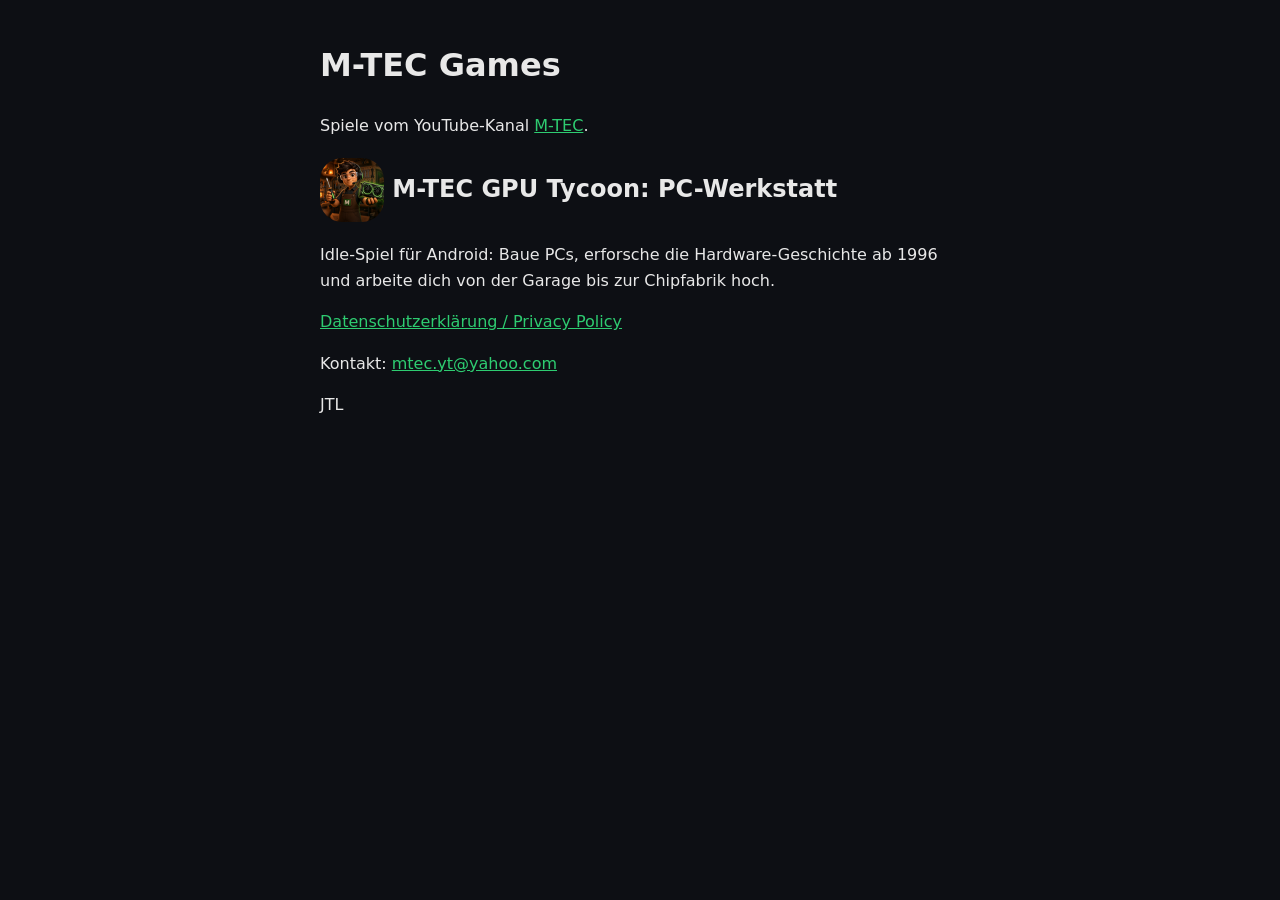
<file: index.html>
<!doctype html><html lang="de"><head><meta charset="utf-8"><meta name="viewport" content="width=device-width,initial-scale=1">
<title>M-TEC Games</title><style>body{font-family:system-ui,sans-serif;background:#0d0f14;color:#e8e8e8;max-width:640px;margin:40px auto;padding:0 20px;line-height:1.6}a{color:#2ecc71}img{border-radius:22px}</style></head>
<body><h1>M-TEC Games</h1><p>Spiele vom YouTube-Kanal <a href="https://www.youtube.com/@m4-tec">M-TEC</a>.</p>
<h2><img src="gpu-tycoon/icon.png" width="64" height="64" alt="" style="vertical-align:middle"> M-TEC GPU Tycoon: PC-Werkstatt</h2>
<p>Idle-Spiel für Android: Baue PCs, erforsche die Hardware-Geschichte ab 1996 und arbeite dich von der Garage bis zur Chipfabrik hoch.</p>
<p><a href="gpu-tycoon/privacy/">Datenschutzerklärung / Privacy Policy</a></p>
<p>Kontakt: <a href="mailto:mtec.yt@yahoo.com">mtec.yt@yahoo.com</a></p><p>JTL</p></body></html>
</file>
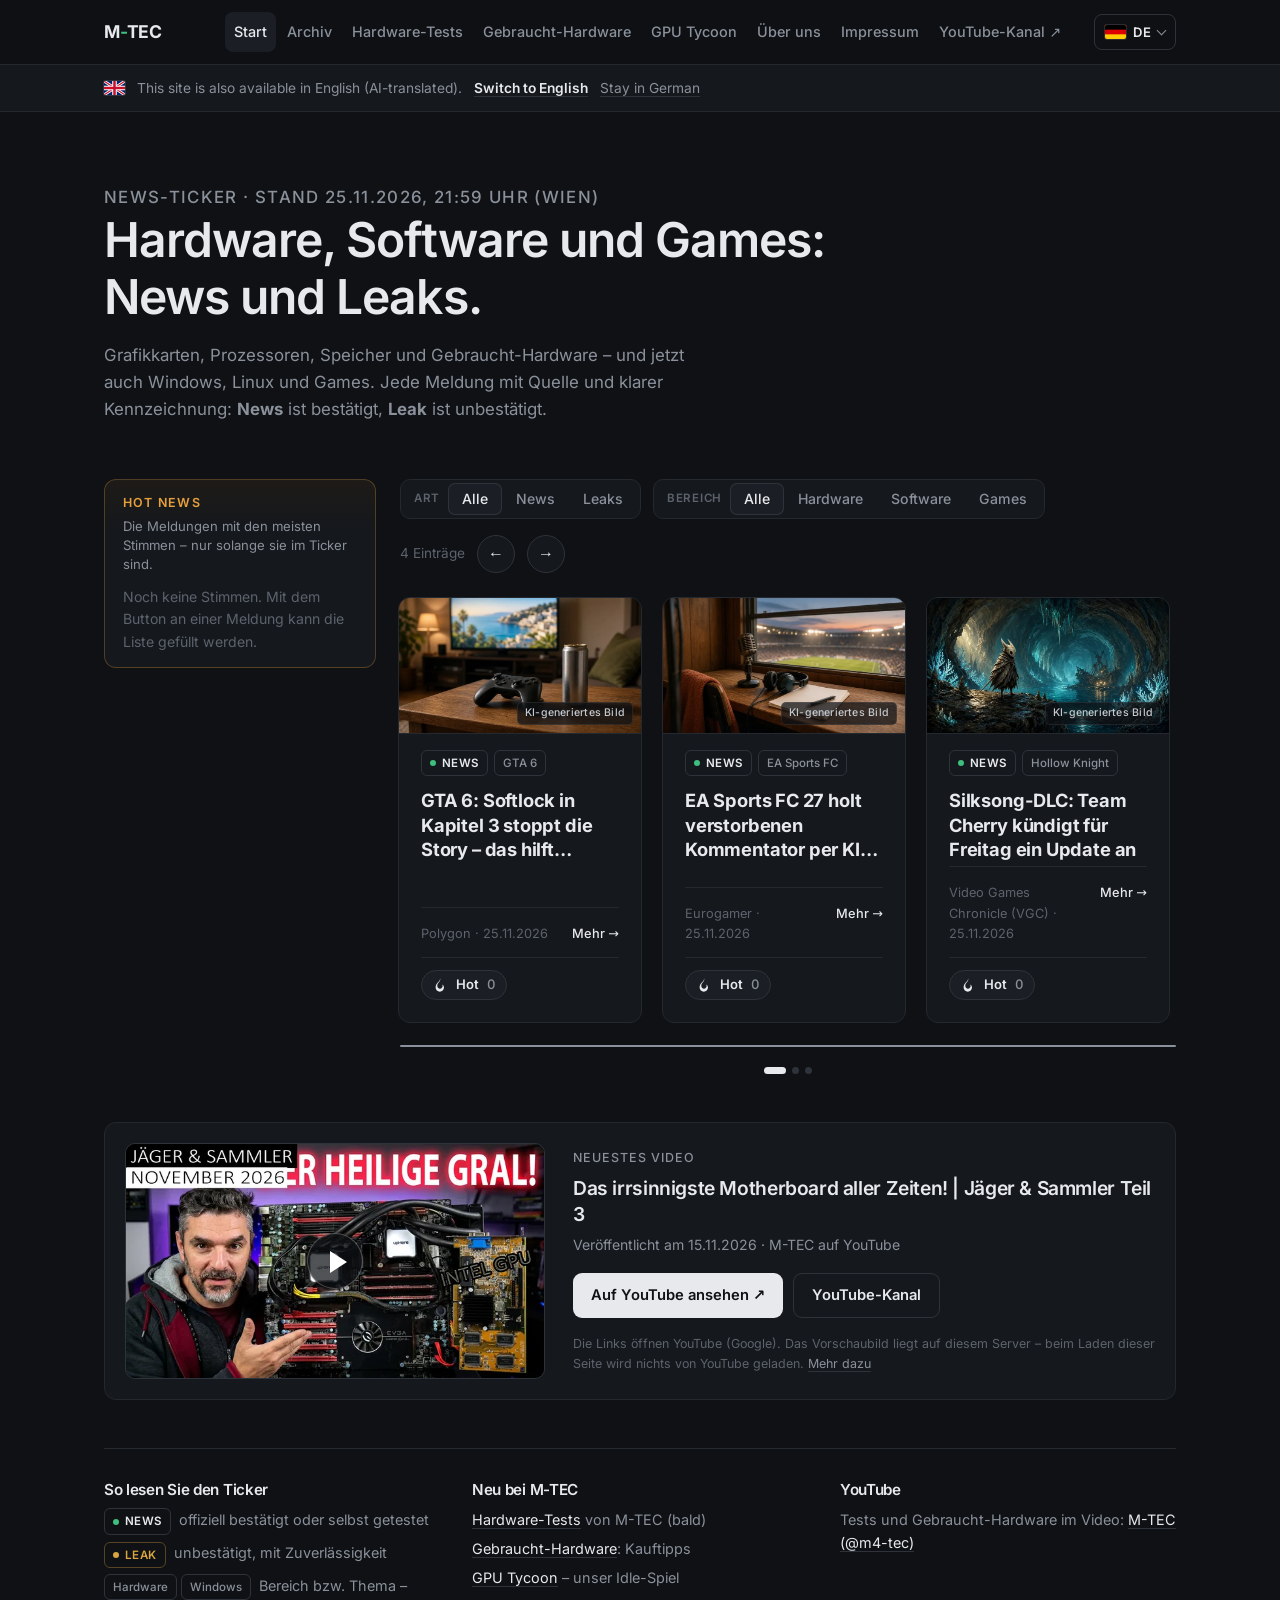
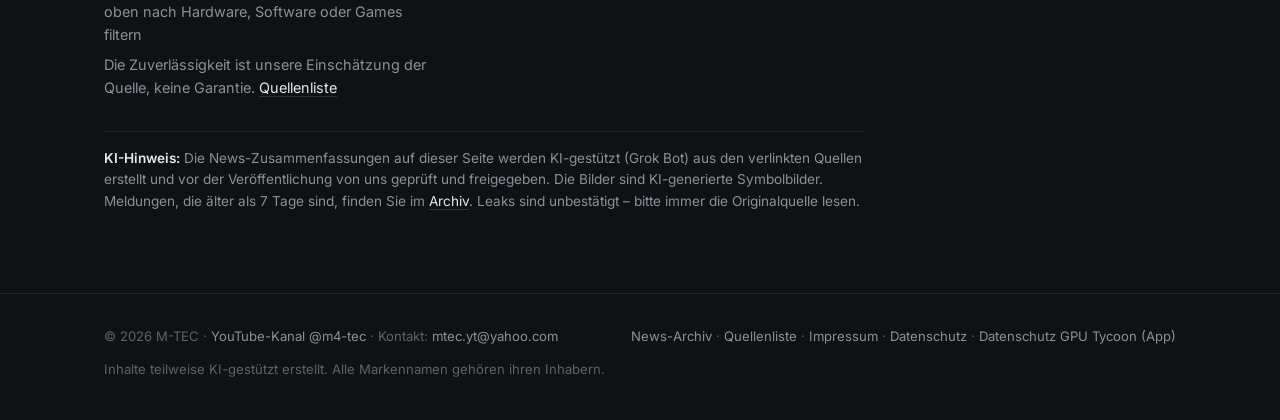
<file: hardware/index.html>
<!doctype html>
<html lang="de">
<head>
<meta charset="utf-8">
<meta name="viewport" content="width=device-width,initial-scale=1">
<title data-i18n="t9a94773467">News &amp; Leaks zu Hardware, Software und Games – M-TEC</title>
<meta name="description" content="M-TEC: News und Leaks zu Hardware, Software und Games, dazu Hardware-Tests und Gebraucht-Hardware – vom Team M-TEC." data-i18n-attr="content:tddb9b400e4">
<link rel="icon" href="assets/img/gpu-tycoon-icon.png">
<link rel="stylesheet" href="assets/style.css?v=17d3315d1ff3">
<link rel="stylesheet" href="assets/hot.css?v=17d3315d1ff3">
<script src="assets/i18n.js?v=17d3315d1ff3"></script>
</head>
<body>
<header class="site-header"><div class="wrap">
<a class="brand" href="index.html"><b translate="no">M<i>-</i>TEC</b><small data-i18n="t7fa2831de9">Hardware, Software und Games</small></a>
<div class="lang-switch" id="lang-switch"></div>
<button class="nav-toggle" aria-label="Menü" aria-expanded="false" data-i18n-attr="aria-label:t0ebbd1b8c8">≡</button>
<nav class="nav"><a href="index.html" class="active" aria-current="page" data-i18n="t952f375412">Start</a><a href="archiv.html" data-i18n="td9431e38c8">Archiv</a><a href="hardware-tests.html" data-i18n="ted1715b227">Hardware-Tests</a><a href="gebraucht.html" data-i18n="tca1c900748">Gebraucht-Hardware</a><a href="gpu-tycoon.html" data-i18n="tb5d5c1a091">GPU Tycoon</a><a href="ueber-uns.html" data-i18n="t3c8c7b740f">Über uns</a><a href="impressum.html" data-i18n="t5c3175413b">Impressum</a><a href="https://www.youtube.com/@m4-tec" target="_blank" rel="noopener" class="nav-ext" data-i18n="tac9f0132bf">YouTube-Kanal ↗</a></nav>
</div></header>
<main>

<section class="hero"><div class="wrap">
<p class="eyebrow" data-i18n="t7fde5affce">News-Ticker · Stand <span id="news-updated">–</span></p>
<h1 data-i18n="t88607320c9">Hardware, Software und Games: News und Leaks.</h1>
<p data-i18n="t1a45617d60">Grafikkarten, Prozessoren, Speicher und Gebraucht-Hardware – und jetzt auch Windows, Linux und Games. Jede Meldung mit Quelle und klarer Kennzeichnung: <b>News</b> ist bestätigt, <b>Leak</b> ist unbestätigt.</p>
</div></section>
<section class="section" aria-label="News-Ticker" data-i18n-attr="aria-label:t1eef4440e5"><div class="wrap">
<p class="preview-note" id="preview-banner" hidden></p>
<div class="ticker-shell">
<div id="hot-news" class="hot-news" hidden></div>
<div class="ticker-main">
<div class="section-head">
<div class="filter-groups">
<div class="filters" role="group" aria-label="Art der Meldung" data-i18n-attr="aria-label:t6269fb257f"><span class="filter-label" aria-hidden="true" data-i18n="t308e17d220">Art</span>
<button type="button" class="chip" data-group="art" data-filter="alle" aria-pressed="true" data-i18n="t4c7a986ffe">Alle</button>
<button type="button" class="chip" data-group="art" data-filter="News" aria-pressed="false" data-i18n="t34c808d0a6">News</button>
<button type="button" class="chip" data-group="art" data-filter="Leak" aria-pressed="false" data-i18n="t4dc08d1e6d">Leaks</button>
</div>
<div class="filters" role="group" aria-label="Bereich" data-i18n-attr="aria-label:t7a3ac9a3d5"><span class="filter-label" aria-hidden="true" data-i18n="t7a3ac9a3d5">Bereich</span>
<button type="button" class="chip" data-group="bereich" data-filter="alle" aria-pressed="true" data-i18n="t4c7a986ffe">Alle</button>
<button type="button" class="chip" data-group="bereich" data-filter="hardware" aria-pressed="false" data-i18n="tb76ab65957">Hardware</button>
<button type="button" class="chip" data-group="bereich" data-filter="software" aria-pressed="false" data-i18n="t9ad052271e">Software</button>
<button type="button" class="chip" data-group="bereich" data-filter="games" aria-pressed="false" data-i18n="t398ed32981">Games</button>
</div>
</div>
<div class="carousel-tools"><span class="count" id="news-count" aria-live="polite"></span>
<button class="arrow" id="car-prev" type="button" aria-label="Vorherige Meldungen" data-i18n-attr="aria-label:t621ac6cf44">&#8592;</button>
<button class="arrow" id="car-next" type="button" aria-label="Nächste Meldungen" data-i18n-attr="aria-label:t1a8d270922">&#8594;</button></div>
</div>
<div class="carousel" id="carousel" role="region" aria-roledescription="Karussell" aria-label="Aktuelle Meldungen" data-i18n-attr="aria-label:tbf174c265d">
<div class="track" id="news-list" tabindex="-1"><p class="empty" data-i18n="t385286f3c2">Lade Ticker …</p></div>
<div class="progress" aria-hidden="true"><span id="car-progress"></span></div>
<div class="dots" id="car-dots" role="group" aria-label="Position wählen" data-i18n-attr="aria-label:te09c2eb6ba"></div>
</div>
</div><!-- ticker-main -->
</div><!-- ticker-shell -->
<section class="latest-video" id="latest-video" aria-labelledby="lv-title" hidden>
<a class="lv-thumb" id="lv-thumb" href="https://www.youtube.com/@m4-tec" target="_blank" rel="noopener"><img id="lv-img" alt="" width="640" height="360" loading="lazy" decoding="async"><span class="lv-play" aria-hidden="true"></span></a>
<div class="lv-body">
<p class="eyebrow" data-i18n="t5599bf7723">Neuestes Video</p>
<h2 id="lv-title"></h2>
<p class="lv-meta" id="lv-meta"></p>
<p class="btn-row"><a class="btn" id="lv-link" href="https://www.youtube.com/@m4-tec" target="_blank" rel="noopener" data-i18n="t869f20e97d">Auf YouTube ansehen ↗</a><a class="btn ghost" href="https://www.youtube.com/@m4-tec" target="_blank" rel="noopener" data-i18n="t96cc39a781">YouTube-Kanal</a></p>
<p class="lv-note" data-i18n="t5ed0c6246b">Die Links öffnen YouTube (Google). Das Vorschaubild liegt auf diesem Server – beim Laden dieser Seite wird nichts von YouTube geladen. <a href="datenschutz.html#youtube">Mehr dazu</a></p>
</div>
</section>
<div class="info-row">
<div><h3 data-i18n="tda879d3d5c">So lesen Sie den Ticker</h3><ul>
<li data-i18n="t007e06af63"><span class="badge news">News</span>&nbsp; offiziell bestätigt oder selbst getestet</li>
<li data-i18n="t3452939e85"><span class="badge leak">Leak</span>&nbsp; unbestätigt, mit Zuverlässigkeit</li>
<li data-i18n="td380a9e4f9"><span class="badge area">Hardware</span> <span class="badge area">Windows</span>&nbsp; Bereich bzw. Thema – oben nach Hardware, Software oder Games filtern</li>
<li data-i18n="t7c5ca39caa">Die Zuverlässigkeit ist unsere Einschätzung der Quelle, keine Garantie. <a href="quellen.html">Quellenliste</a></li></ul></div>
<div><h3 data-i18n="tac42f84884">Neu bei M-TEC</h3><ul>
<li data-i18n="tc2425719fa"><a href="hardware-tests.html">Hardware-Tests</a> von M-TEC (bald)</li>
<li data-i18n="t395beda45c"><a href="gebraucht.html">Gebraucht-Hardware</a>: Kauftipps</li>
<li data-i18n="t6ee851d65c"><a href="gpu-tycoon.html">GPU Tycoon</a> – unser Idle-Spiel</li></ul></div>
<div><h3 data-i18n="t558865a16f">YouTube</h3><p data-i18n="t4db03cddac">Tests und Gebraucht-Hardware im Video: <a href="https://www.youtube.com/@m4-tec" target="_blank" rel="noopener">M-TEC (@m4-tec)</a></p></div>
</div>
<div class="ai-note"><div data-i18n="t703b94f07c"><b>KI-Hinweis:</b> Die News-Zusammenfassungen auf dieser Seite werden KI-gestützt (Grok Bot) aus den verlinkten Quellen erstellt und vor der Veröffentlichung von uns geprüft und freigegeben. Die Bilder sind KI-generierte Symbolbilder. Meldungen, die älter als 7 Tage sind, finden Sie im <a href="archiv.html">Archiv</a>. Leaks sind unbestätigt – bitte immer die Originalquelle lesen.</div></div>
</div></section>
<dialog class="detail" id="news-modal" aria-labelledby="modal-title">
<button class="close" type="button" id="modal-close" aria-label="Schließen" data-i18n-attr="aria-label:t44424b1870">&#215;</button>
<div class="detail-inner" id="modal-body"></div>
</dialog>
</main>
<footer class="site-footer"><div class="wrap">
<div data-i18n="t42ddd58251">© 2026 M-TEC · <a href="https://www.youtube.com/@m4-tec" target="_blank" rel="noopener">YouTube-Kanal @m4-tec</a> · Kontakt: <a href="mailto:mtec.yt@yahoo.com">mtec.yt@yahoo.com</a></div>
<div><a href="archiv.html" data-i18n="t83c33d3e51">News-Archiv</a> · <a href="quellen.html" data-i18n="t606e08cdd5">Quellenliste</a> · <a href="impressum.html" data-i18n="t5c3175413b">Impressum</a> · <a href="datenschutz.html" data-i18n="t606838b247">Datenschutz</a> · <a href="https://mtecyt.github.io/gpu-tycoon/privacy/" data-i18n="tdf00029c14">Datenschutz GPU Tycoon (App)</a></div>
<div style="flex-basis:100%" data-i18n="tce05a1577e">Inhalte teilweise KI-gestützt erstellt. Alle Markennamen gehören ihren Inhabern.</div>
</div></footer>
<script>
window.MTEC_HOT_CONFIG = { mode: "http", endpoint: "https://mtec-hot-news.mtec-hot.workers.dev" };
</script>
<script src="assets/hot-votes.js?v=17d3315d1ff3"></script>
<script src="assets/hot.js?v=17d3315d1ff3"></script>
<script src="assets/app.js?v=17d3315d1ff3" defer></script>
<script src="data/news.js?v=17d3315d1ff3"></script>
<script src="data/latest-video.js?v=17d3315d1ff3"></script>
</body>
</html>
</file>
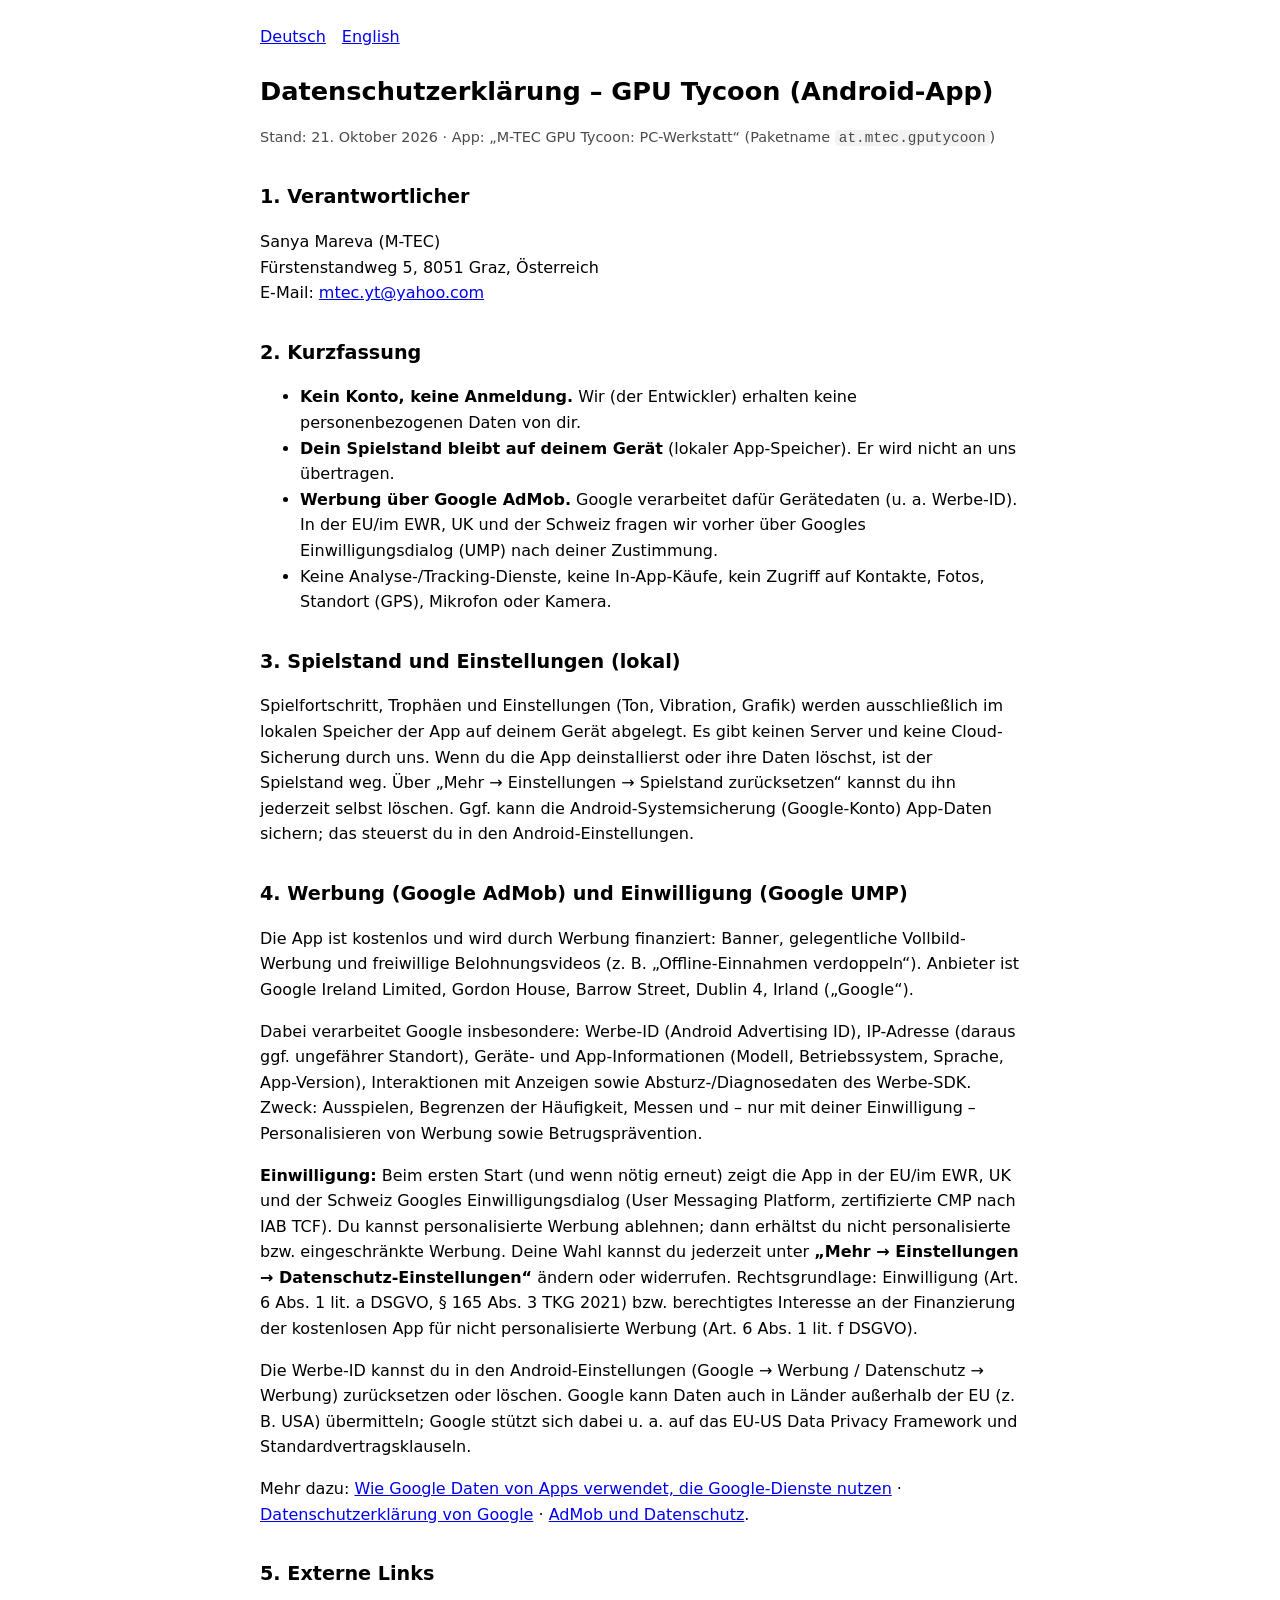
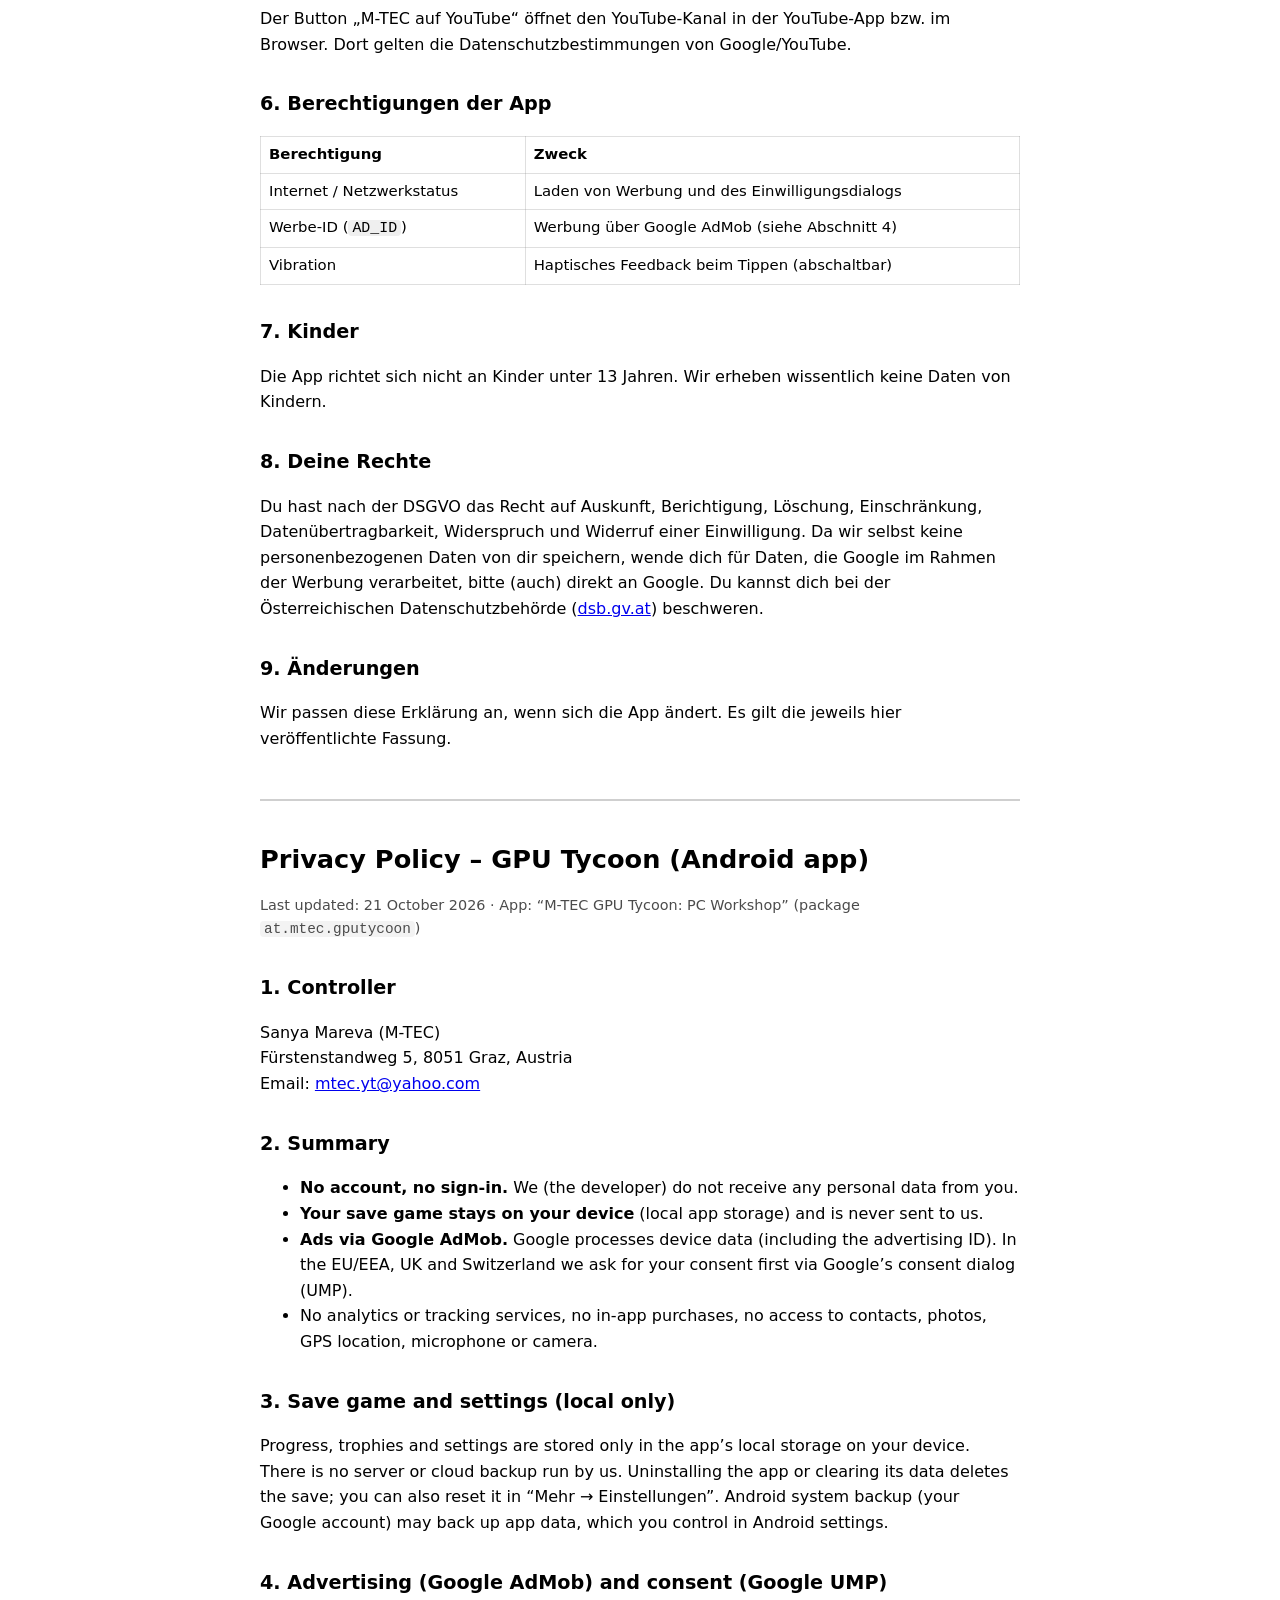
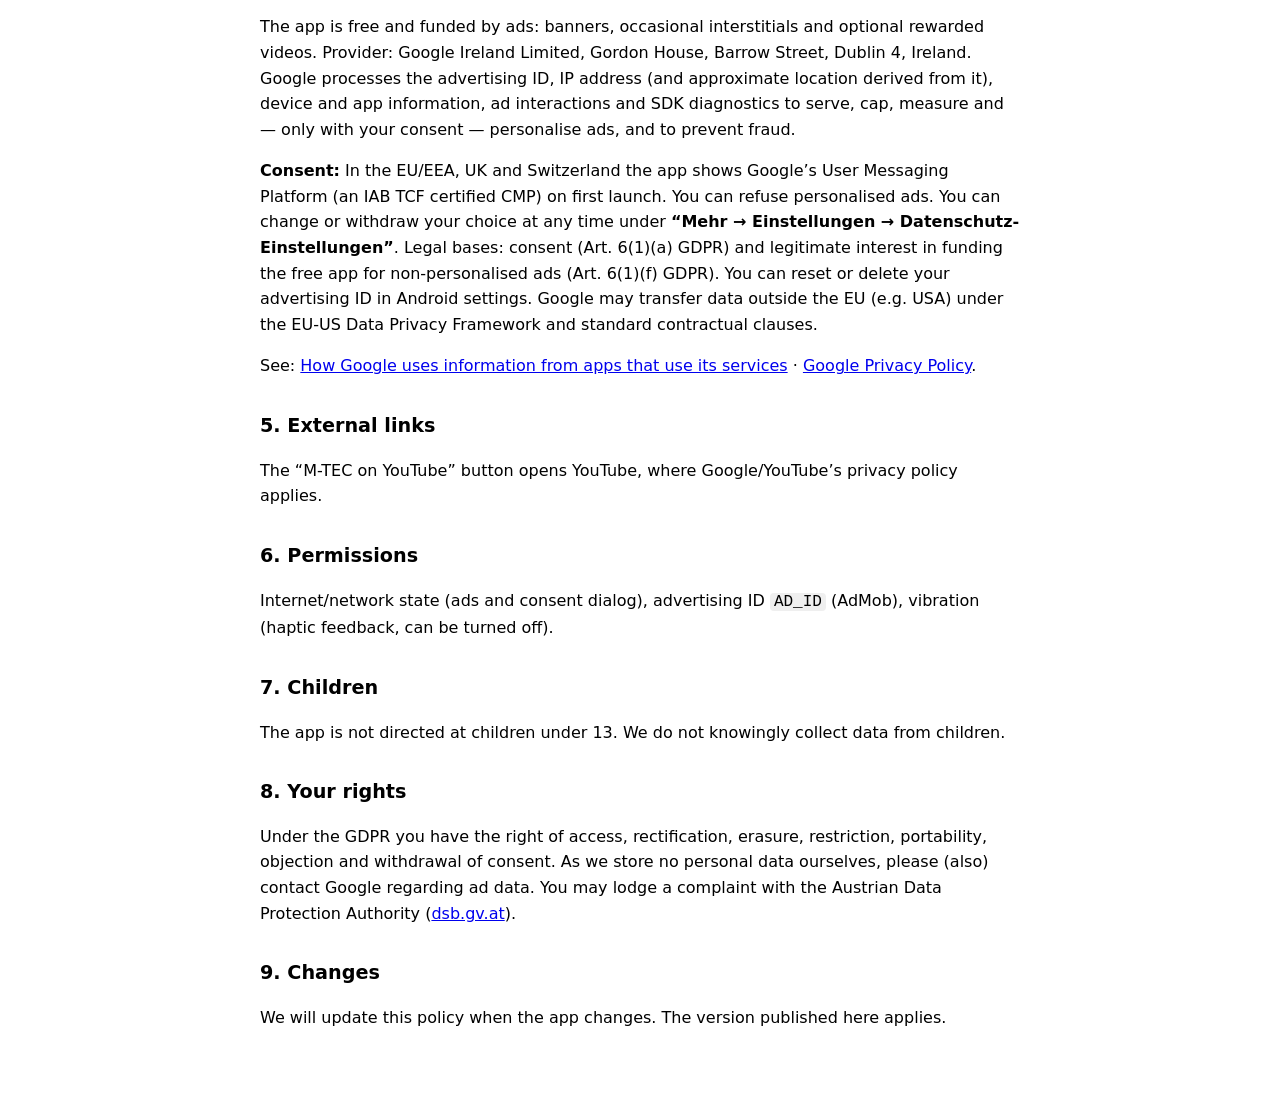
<file: gpu-tycoon/privacy/index.html>
<!doctype html>
<html lang="de">
<head>
<meta charset="utf-8">
<meta name="viewport" content="width=device-width, initial-scale=1">
<title>GPU Tycoon – Datenschutzerklärung / Privacy Policy</title>
<meta name="robots" content="index,follow">
<style>
  :root { color-scheme: light dark; }
  body { font: 16px/1.6 system-ui, -apple-system, "Segoe UI", Roboto, sans-serif; max-width: 760px; margin: 0 auto; padding: 24px 18px 60px; }
  h1 { font-size: 1.6rem; margin-bottom: .2rem; } h2 { font-size: 1.2rem; margin-top: 2rem; } h3 { font-size: 1.05rem; }
  .meta { opacity: .7; font-size: .9rem; } nav a { margin-right: 1rem; }
  table { border-collapse: collapse; width: 100%; font-size: .93rem; } td, th { border: 1px solid #8884; padding: 6px 8px; text-align: left; vertical-align: top; }
  .lang { border-top: 2px solid #8886; margin-top: 3rem; padding-top: 1rem; }
  code { background: #8882; padding: 0 4px; border-radius: 4px; }
</style>
</head>
<body>
<nav><a href="#de">Deutsch</a><a href="#en">English</a></nav>

<section id="de">
<h1>Datenschutzerklärung – GPU Tycoon (Android-App)</h1>
<p class="meta">Stand: 21. Oktober 2026 · App: „M-TEC GPU Tycoon: PC-Werkstatt“ (Paketname <code>at.mtec.gputycoon</code>)</p>

<h2>1. Verantwortlicher</h2>
<p>Sanya Mareva (M-TEC)<br>Fürstenstandweg 5, 8051 Graz, Österreich<br>E-Mail: <a href="mailto:mtec.yt@yahoo.com">mtec.yt@yahoo.com</a></p>

<h2>2. Kurzfassung</h2>
<ul>
  <li><b>Kein Konto, keine Anmeldung.</b> Wir (der Entwickler) erhalten keine personenbezogenen Daten von dir.</li>
  <li><b>Dein Spielstand bleibt auf deinem Gerät</b> (lokaler App-Speicher). Er wird nicht an uns übertragen.</li>
  <li><b>Werbung über Google AdMob.</b> Google verarbeitet dafür Gerätedaten (u. a. Werbe-ID). In der EU/im EWR, UK und der Schweiz fragen wir vorher über Googles Einwilligungsdialog (UMP) nach deiner Zustimmung.</li>
  <li>Keine Analyse-/Tracking-Dienste, keine In-App-Käufe, kein Zugriff auf Kontakte, Fotos, Standort (GPS), Mikrofon oder Kamera.</li>
</ul>

<h2>3. Spielstand und Einstellungen (lokal)</h2>
<p>Spielfortschritt, Trophäen und Einstellungen (Ton, Vibration, Grafik) werden ausschließlich im lokalen Speicher der App auf deinem Gerät abgelegt. Es gibt keinen Server und keine Cloud-Sicherung durch uns. Wenn du die App deinstallierst oder ihre Daten löschst, ist der Spielstand weg. Über „Mehr → Einstellungen → Spielstand zurücksetzen“ kannst du ihn jederzeit selbst löschen. Ggf. kann die Android-Systemsicherung (Google-Konto) App-Daten sichern; das steuerst du in den Android-Einstellungen.</p>

<h2>4. Werbung (Google AdMob) und Einwilligung (Google UMP)</h2>
<p>Die App ist kostenlos und wird durch Werbung finanziert: Banner, gelegentliche Vollbild-Werbung und freiwillige Belohnungsvideos (z. B. „Offline-Einnahmen verdoppeln“). Anbieter ist Google Ireland Limited, Gordon House, Barrow Street, Dublin 4, Irland („Google“).</p>
<p>Dabei verarbeitet Google insbesondere: Werbe-ID (Android Advertising ID), IP-Adresse (daraus ggf. ungefährer Standort), Geräte- und App-Informationen (Modell, Betriebssystem, Sprache, App-Version), Interaktionen mit Anzeigen sowie Absturz-/Diagnosedaten des Werbe-SDK. Zweck: Ausspielen, Begrenzen der Häufigkeit, Messen und – nur mit deiner Einwilligung – Personalisieren von Werbung sowie Betrugsprävention.</p>
<p><b>Einwilligung:</b> Beim ersten Start (und wenn nötig erneut) zeigt die App in der EU/im EWR, UK und der Schweiz Googles Einwilligungsdialog (User Messaging Platform, zertifizierte CMP nach IAB TCF). Du kannst personalisierte Werbung ablehnen; dann erhältst du nicht personalisierte bzw. eingeschränkte Werbung. Deine Wahl kannst du jederzeit unter <b>„Mehr → Einstellungen → Datenschutz-Einstellungen“</b> ändern oder widerrufen. Rechtsgrundlage: Einwilligung (Art. 6 Abs. 1 lit. a DSGVO, § 165 Abs. 3 TKG 2021) bzw. berechtigtes Interesse an der Finanzierung der kostenlosen App für nicht personalisierte Werbung (Art. 6 Abs. 1 lit. f DSGVO).</p>
<p>Die Werbe-ID kannst du in den Android-Einstellungen (Google → Werbung / Datenschutz → Werbung) zurücksetzen oder löschen. Google kann Daten auch in Länder außerhalb der EU (z. B. USA) übermitteln; Google stützt sich dabei u. a. auf das EU-US Data Privacy Framework und Standardvertragsklauseln.</p>
<p>Mehr dazu: <a href="https://policies.google.com/technologies/partner-sites">Wie Google Daten von Apps verwendet, die Google-Dienste nutzen</a> · <a href="https://policies.google.com/privacy">Datenschutzerklärung von Google</a> · <a href="https://support.google.com/admob/answer/6128543">AdMob und Datenschutz</a>.</p>

<h2>5. Externe Links</h2>
<p>Der Button „M-TEC auf YouTube“ öffnet den YouTube-Kanal in der YouTube-App bzw. im Browser. Dort gelten die Datenschutzbestimmungen von Google/YouTube.</p>

<h2>6. Berechtigungen der App</h2>
<table>
<tr><th>Berechtigung</th><th>Zweck</th></tr>
<tr><td>Internet / Netzwerkstatus</td><td>Laden von Werbung und des Einwilligungsdialogs</td></tr>
<tr><td>Werbe-ID (<code>AD_ID</code>)</td><td>Werbung über Google AdMob (siehe Abschnitt 4)</td></tr>
<tr><td>Vibration</td><td>Haptisches Feedback beim Tippen (abschaltbar)</td></tr>
</table>

<h2>7. Kinder</h2>
<p>Die App richtet sich nicht an Kinder unter 13 Jahren. Wir erheben wissentlich keine Daten von Kindern.</p>

<h2>8. Deine Rechte</h2>
<p>Du hast nach der DSGVO das Recht auf Auskunft, Berichtigung, Löschung, Einschränkung, Datenübertragbarkeit, Widerspruch und Widerruf einer Einwilligung. Da wir selbst keine personenbezogenen Daten von dir speichern, wende dich für Daten, die Google im Rahmen der Werbung verarbeitet, bitte (auch) direkt an Google. Du kannst dich bei der Österreichischen Datenschutzbehörde (<a href="https://www.dsb.gv.at">dsb.gv.at</a>) beschweren.</p>

<h2>9. Änderungen</h2>
<p>Wir passen diese Erklärung an, wenn sich die App ändert. Es gilt die jeweils hier veröffentlichte Fassung.</p>
</section>

<section id="en" class="lang" lang="en">
<h1>Privacy Policy – GPU Tycoon (Android app)</h1>
<p class="meta">Last updated: 21 October 2026 · App: “M-TEC GPU Tycoon: PC Workshop” (package <code>at.mtec.gputycoon</code>)</p>
<h2>1. Controller</h2>
<p>Sanya Mareva (M-TEC)<br>Fürstenstandweg 5, 8051 Graz, Austria<br>Email: <a href="mailto:mtec.yt@yahoo.com">mtec.yt@yahoo.com</a></p>
<h2>2. Summary</h2>
<ul>
  <li><b>No account, no sign-in.</b> We (the developer) do not receive any personal data from you.</li>
  <li><b>Your save game stays on your device</b> (local app storage) and is never sent to us.</li>
  <li><b>Ads via Google AdMob.</b> Google processes device data (including the advertising ID). In the EU/EEA, UK and Switzerland we ask for your consent first via Google’s consent dialog (UMP).</li>
  <li>No analytics or tracking services, no in-app purchases, no access to contacts, photos, GPS location, microphone or camera.</li>
</ul>
<h2>3. Save game and settings (local only)</h2>
<p>Progress, trophies and settings are stored only in the app’s local storage on your device. There is no server or cloud backup run by us. Uninstalling the app or clearing its data deletes the save; you can also reset it in “Mehr → Einstellungen”. Android system backup (your Google account) may back up app data, which you control in Android settings.</p>
<h2>4. Advertising (Google AdMob) and consent (Google UMP)</h2>
<p>The app is free and funded by ads: banners, occasional interstitials and optional rewarded videos. Provider: Google Ireland Limited, Gordon House, Barrow Street, Dublin 4, Ireland. Google processes the advertising ID, IP address (and approximate location derived from it), device and app information, ad interactions and SDK diagnostics to serve, cap, measure and — only with your consent — personalise ads, and to prevent fraud.</p>
<p><b>Consent:</b> In the EU/EEA, UK and Switzerland the app shows Google’s User Messaging Platform (an IAB TCF certified CMP) on first launch. You can refuse personalised ads. You can change or withdraw your choice at any time under <b>“Mehr → Einstellungen → Datenschutz-Einstellungen”</b>. Legal bases: consent (Art. 6(1)(a) GDPR) and legitimate interest in funding the free app for non-personalised ads (Art. 6(1)(f) GDPR). You can reset or delete your advertising ID in Android settings. Google may transfer data outside the EU (e.g. USA) under the EU-US Data Privacy Framework and standard contractual clauses.</p>
<p>See: <a href="https://policies.google.com/technologies/partner-sites">How Google uses information from apps that use its services</a> · <a href="https://policies.google.com/privacy">Google Privacy Policy</a>.</p>
<h2>5. External links</h2>
<p>The “M-TEC on YouTube” button opens YouTube, where Google/YouTube’s privacy policy applies.</p>
<h2>6. Permissions</h2>
<p>Internet/network state (ads and consent dialog), advertising ID <code>AD_ID</code> (AdMob), vibration (haptic feedback, can be turned off).</p>
<h2>7. Children</h2>
<p>The app is not directed at children under 13. We do not knowingly collect data from children.</p>
<h2>8. Your rights</h2>
<p>Under the GDPR you have the right of access, rectification, erasure, restriction, portability, objection and withdrawal of consent. As we store no personal data ourselves, please (also) contact Google regarding ad data. You may lodge a complaint with the Austrian Data Protection Authority (<a href="https://www.dsb.gv.at">dsb.gv.at</a>).</p>
<h2>9. Changes</h2>
<p>We will update this policy when the app changes. The version published here applies.</p>
</section>
</body>
</html>
</file>
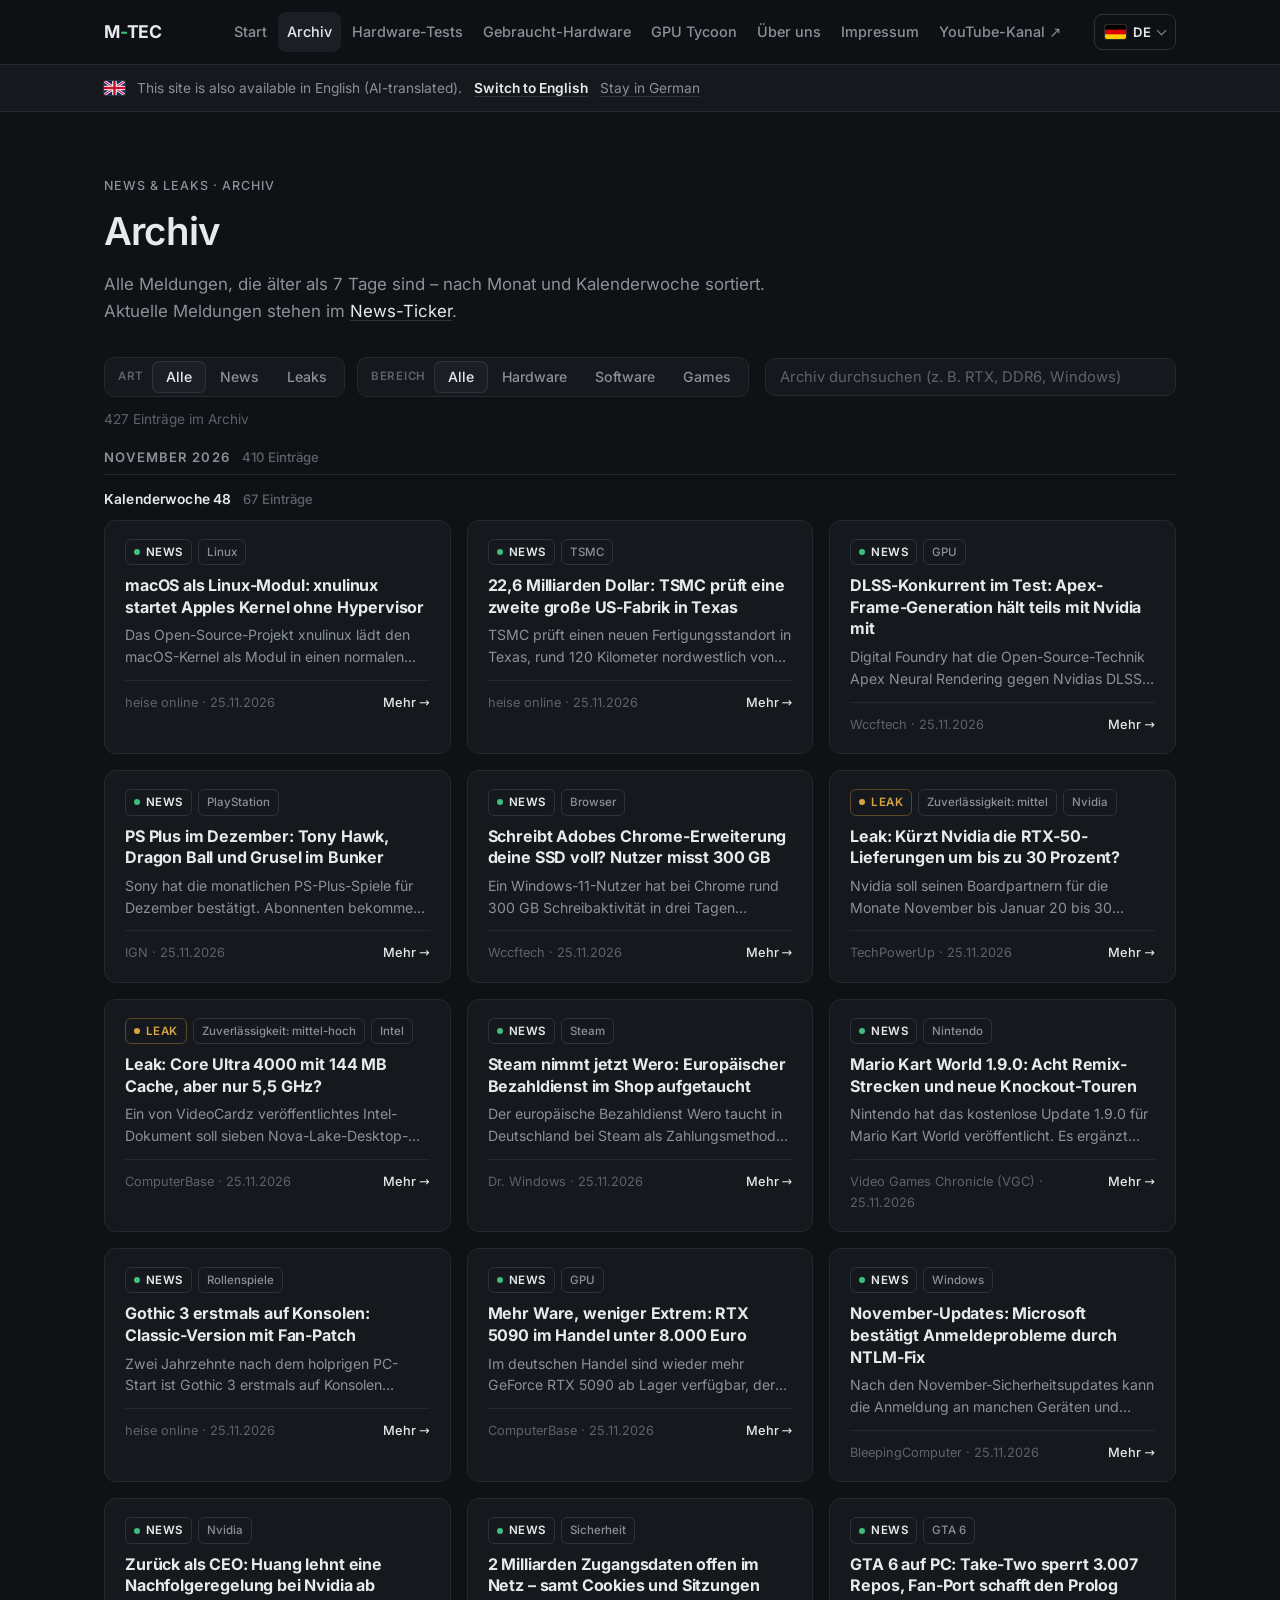
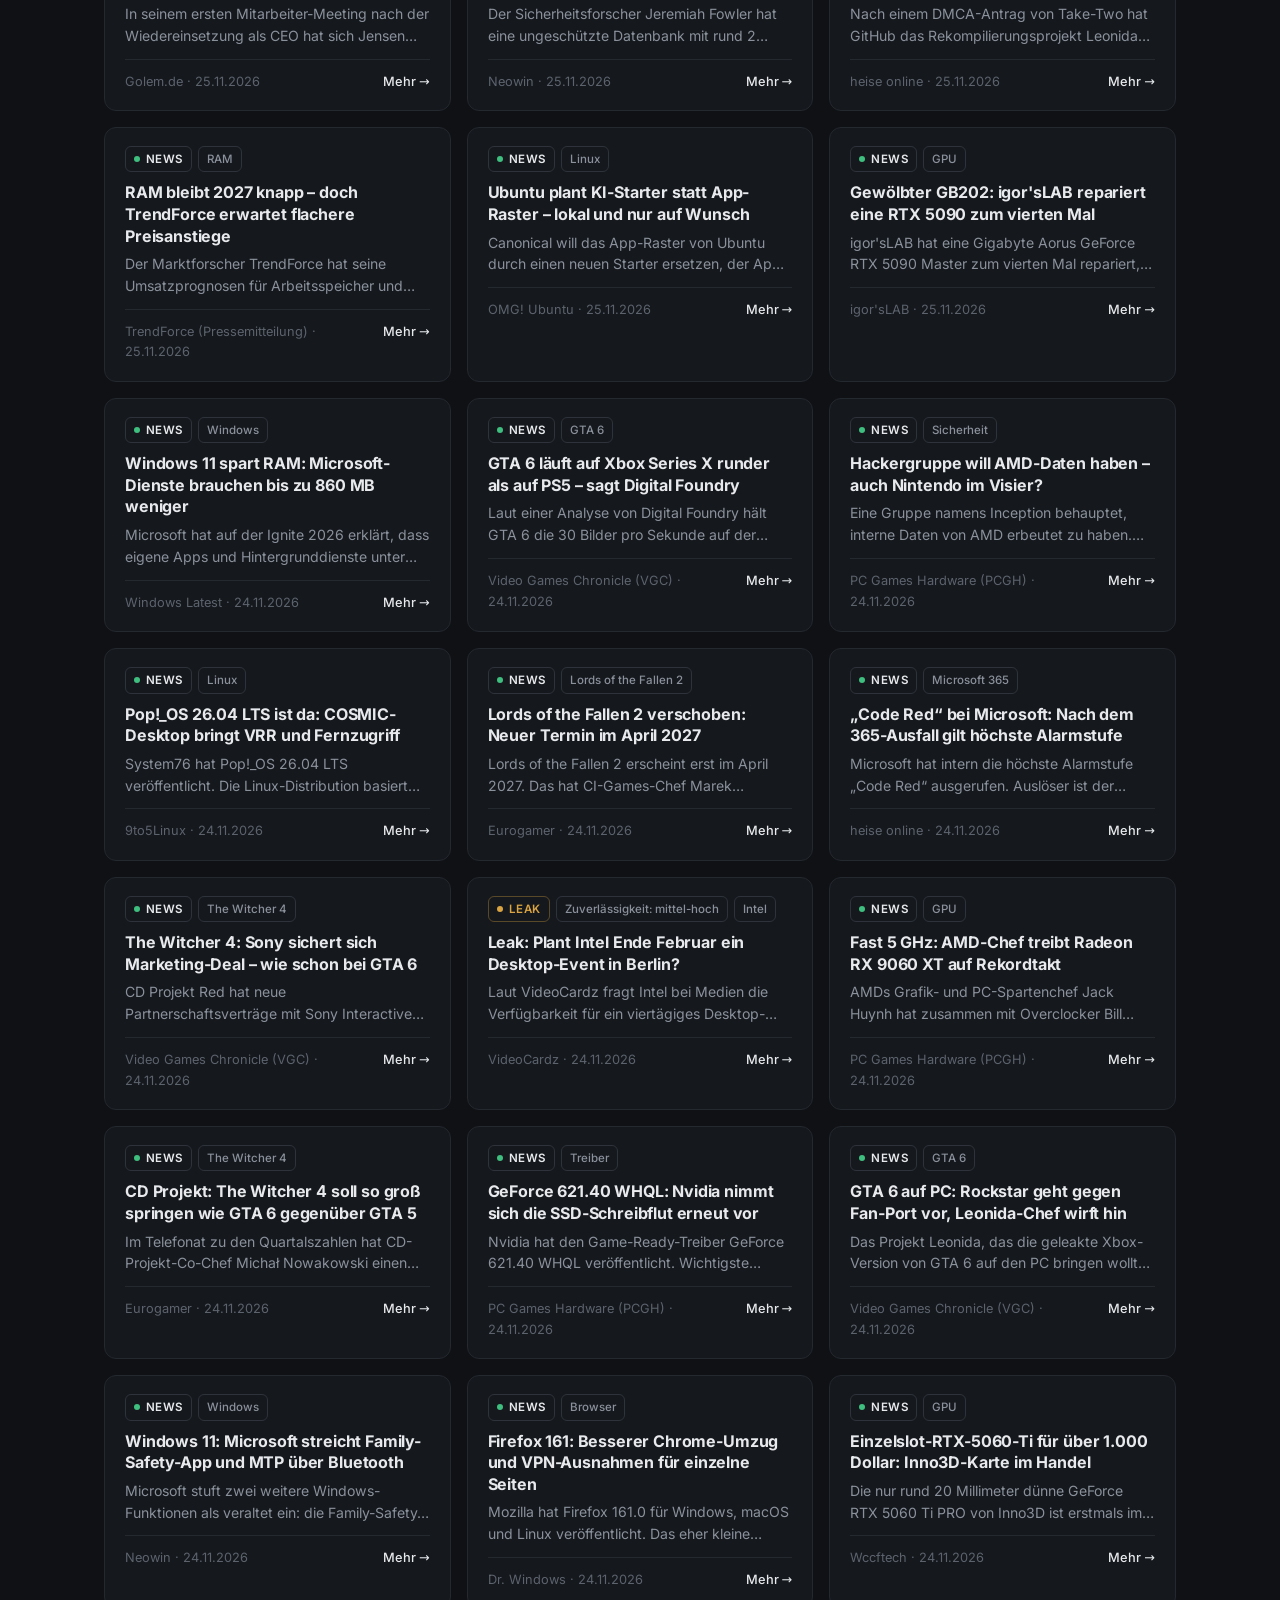
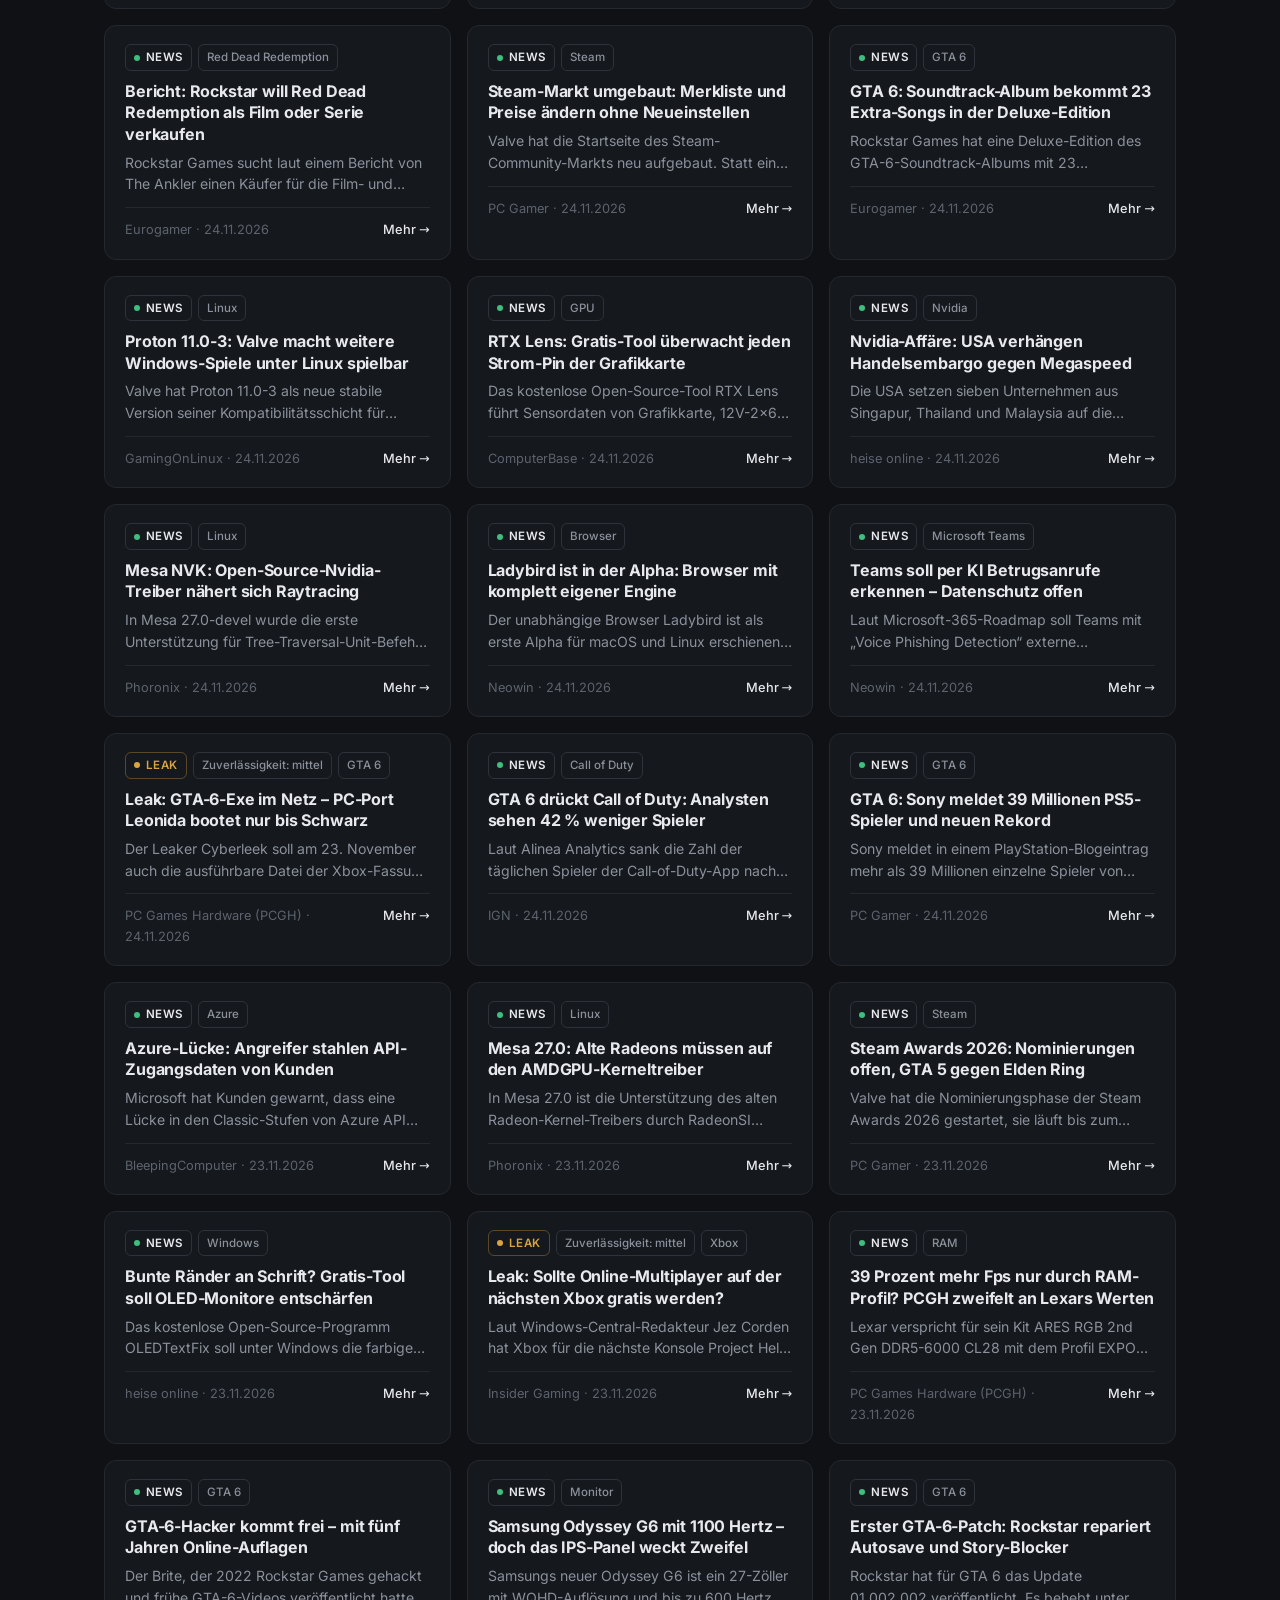
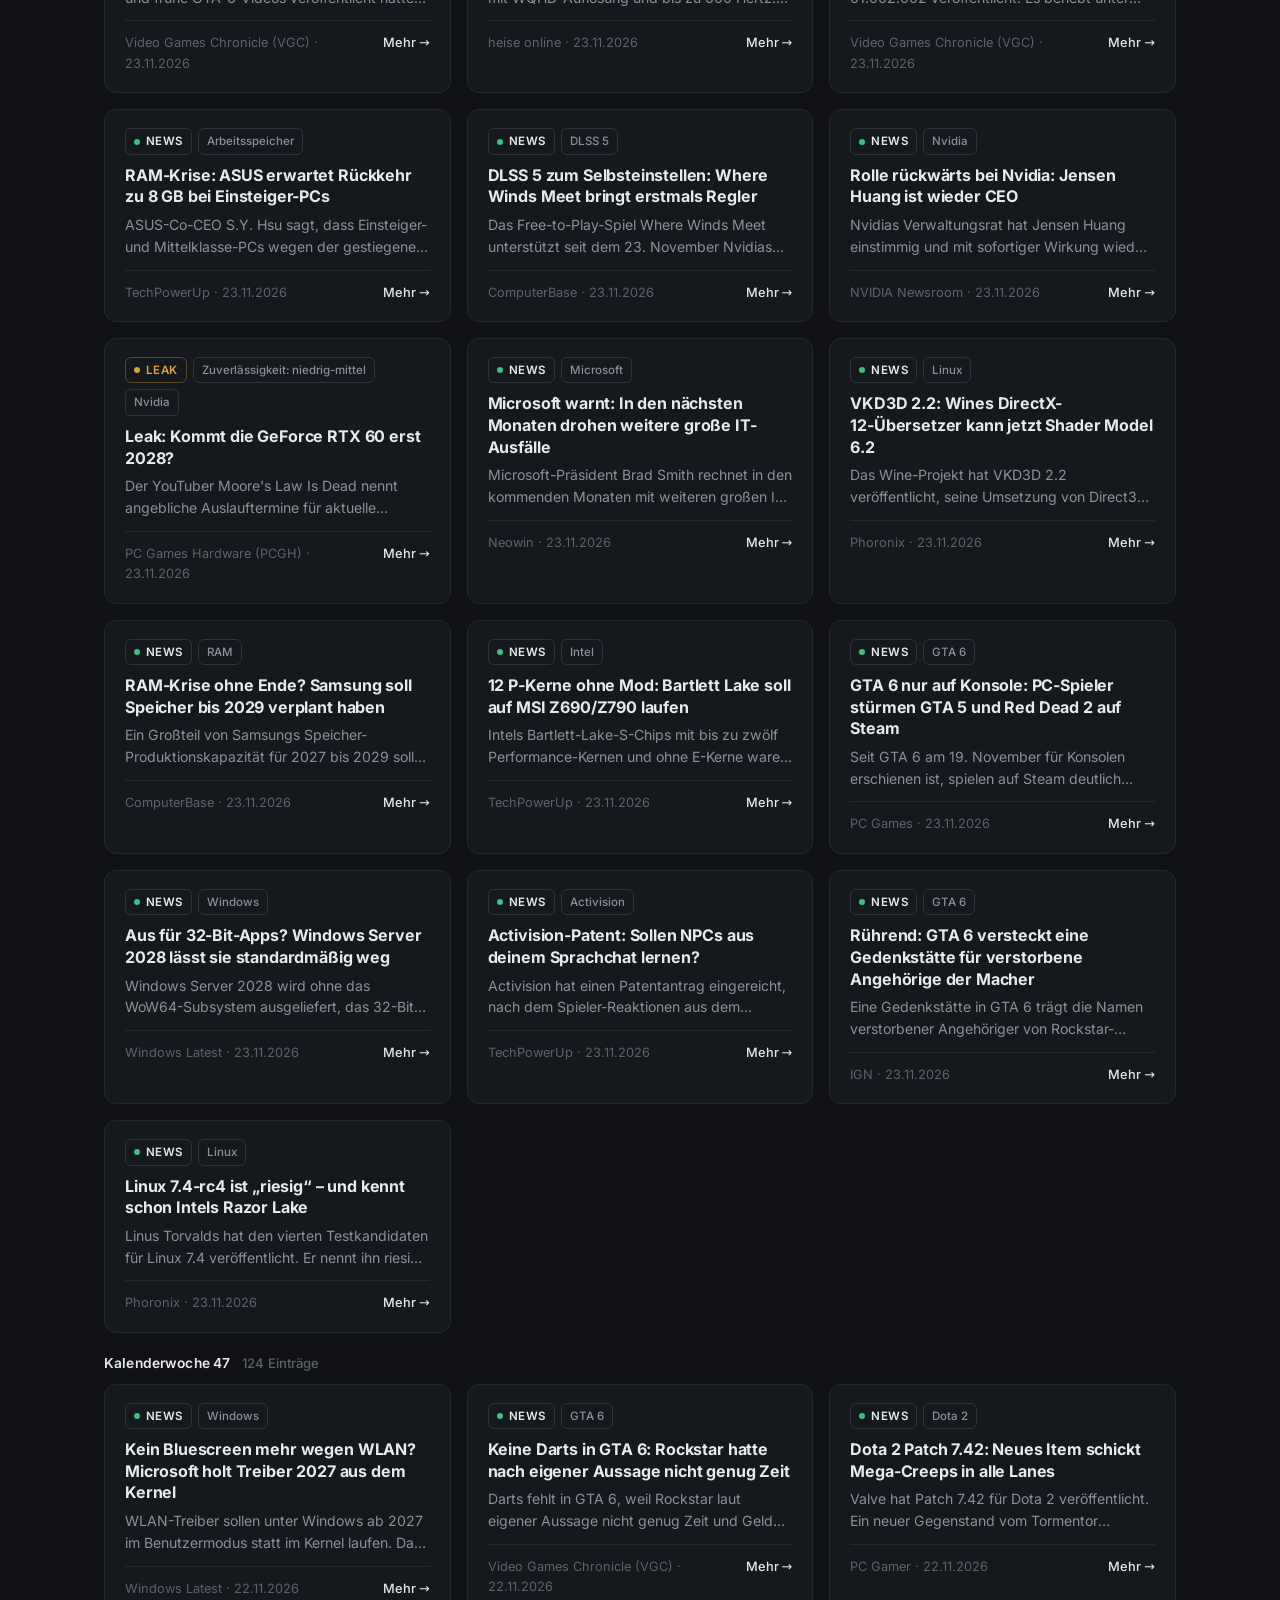
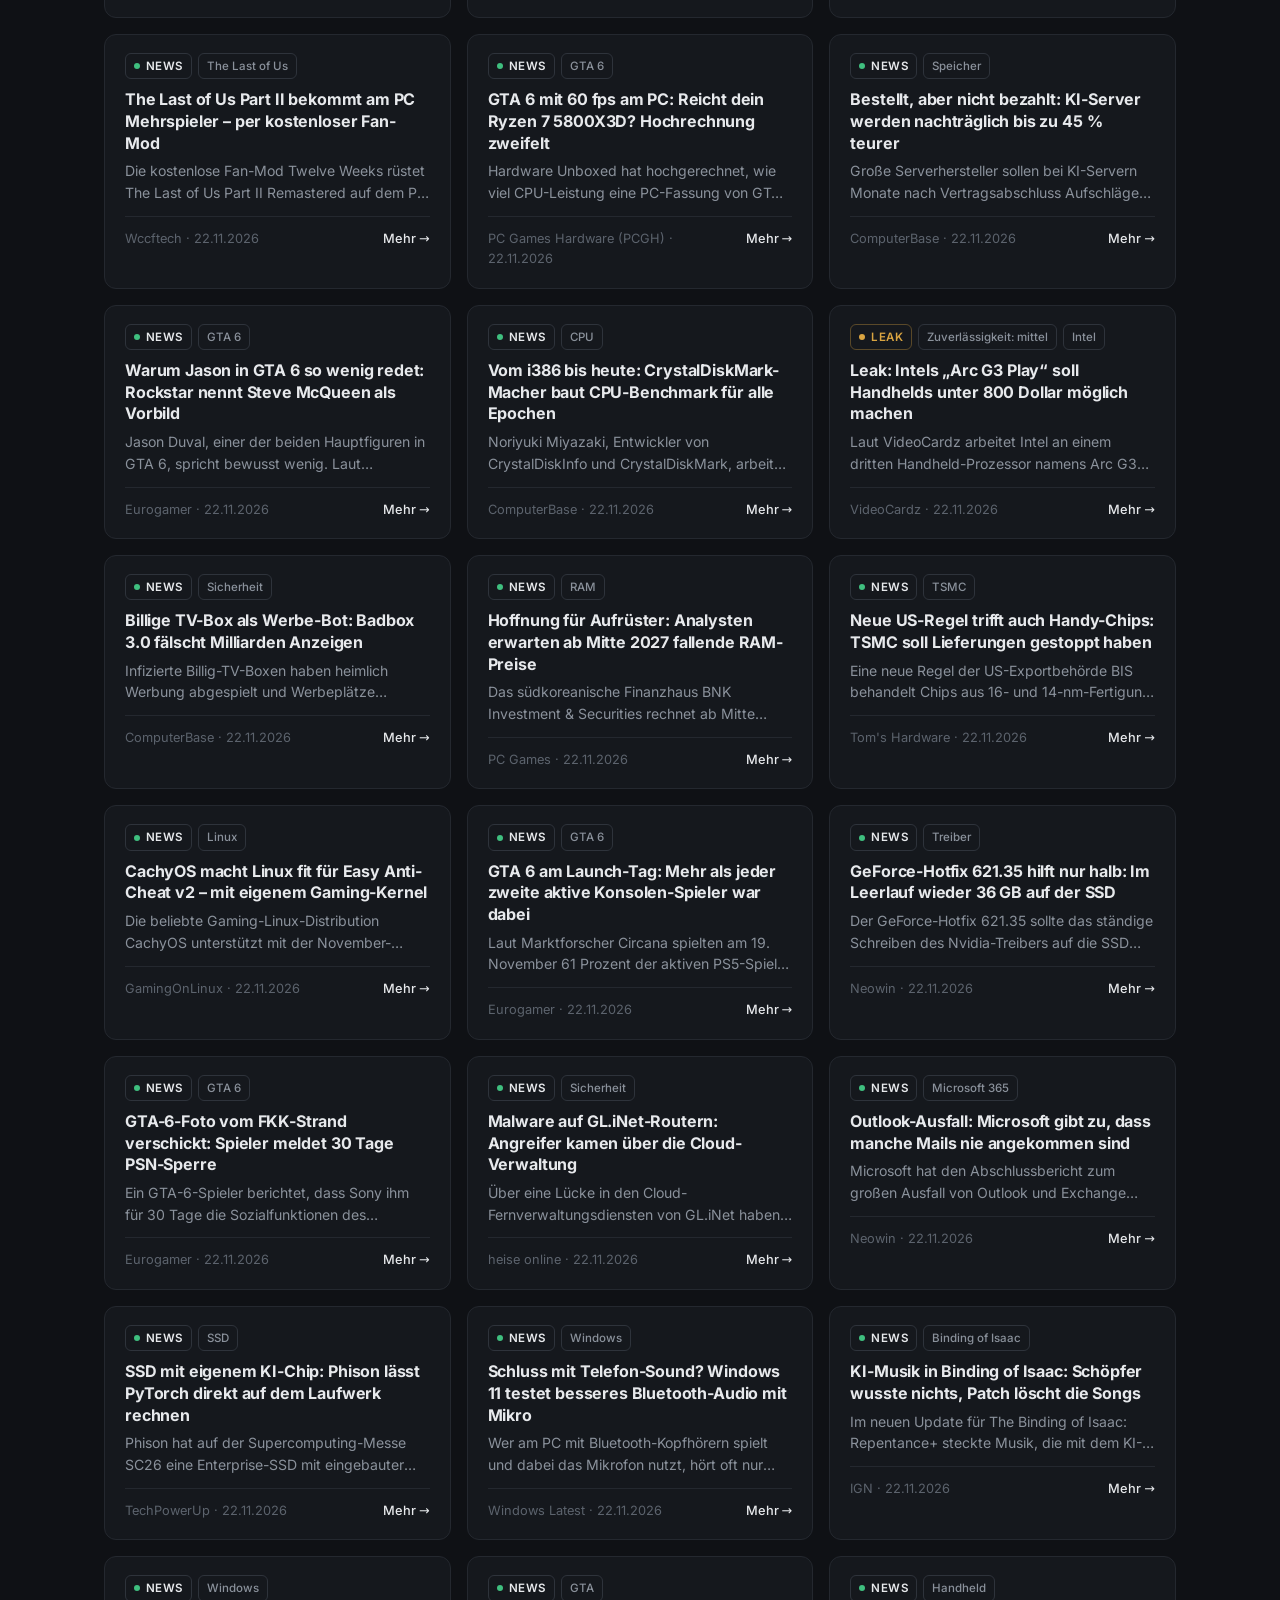
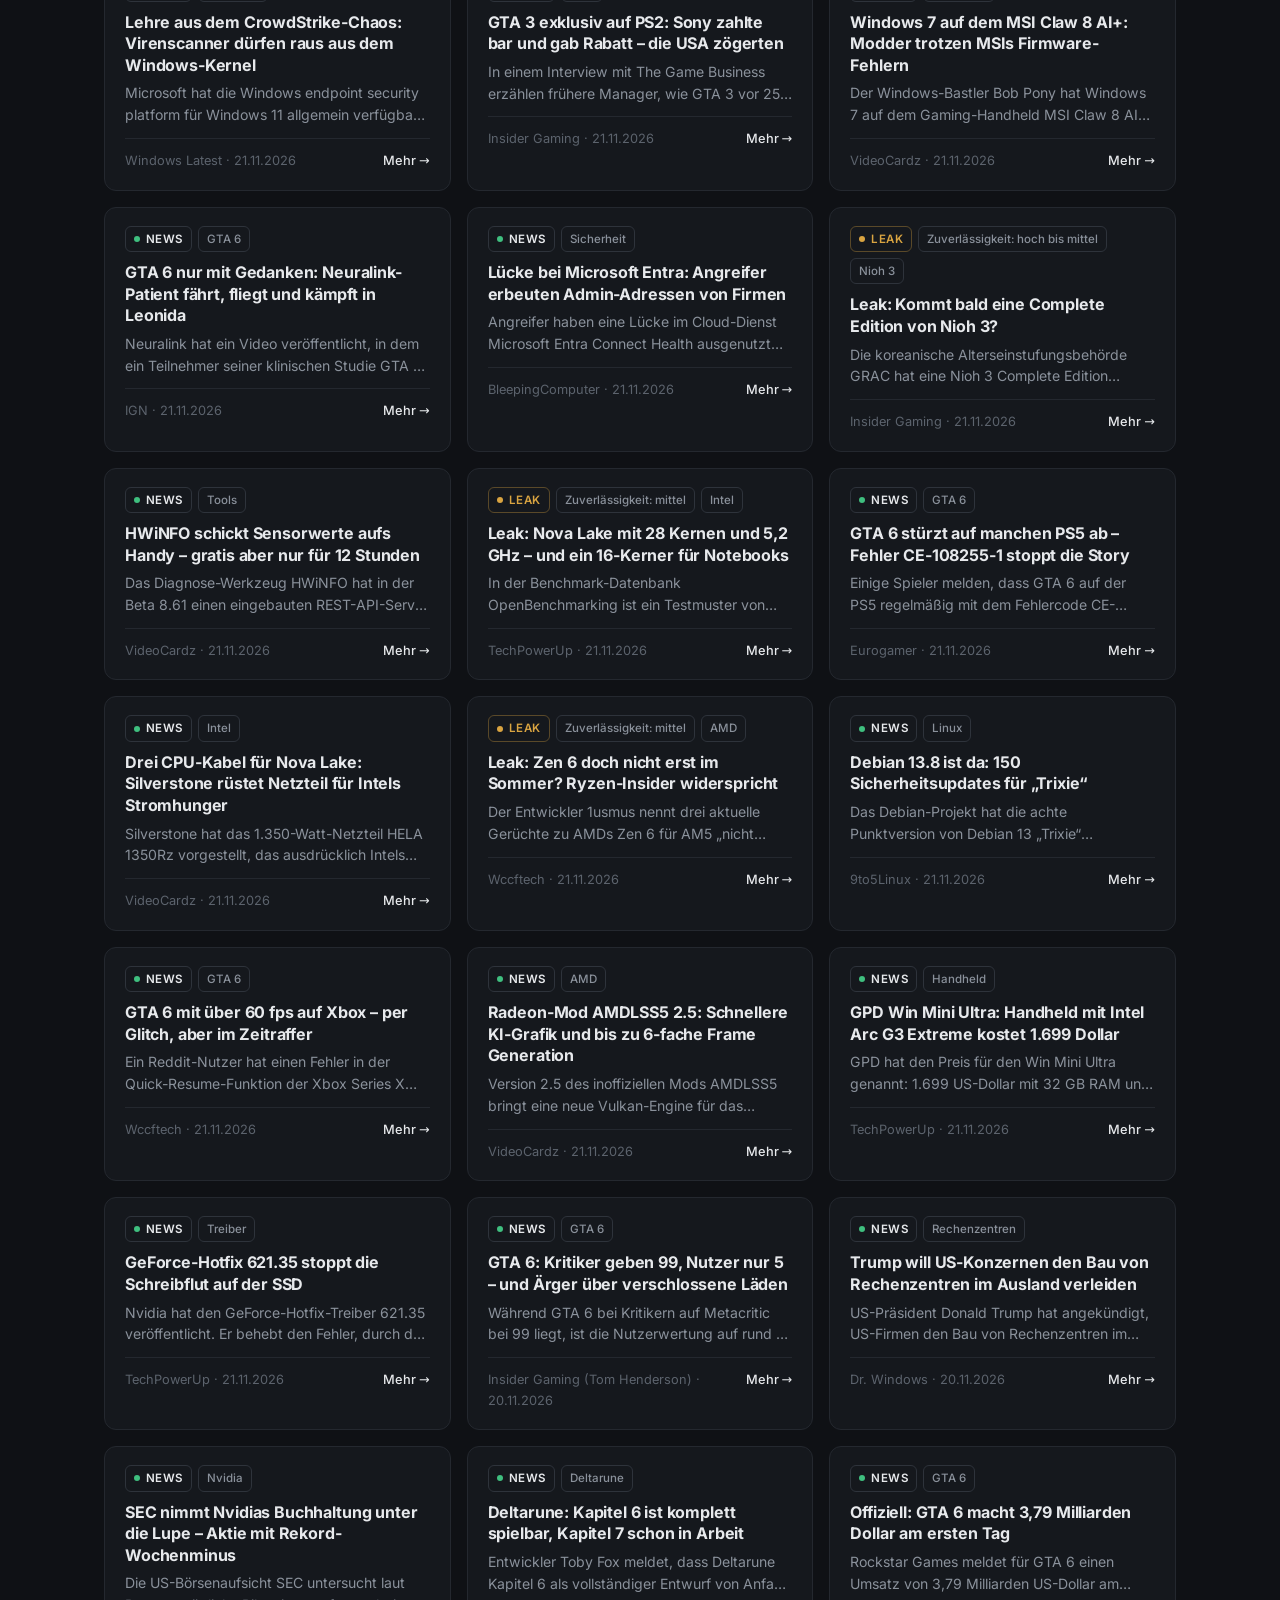
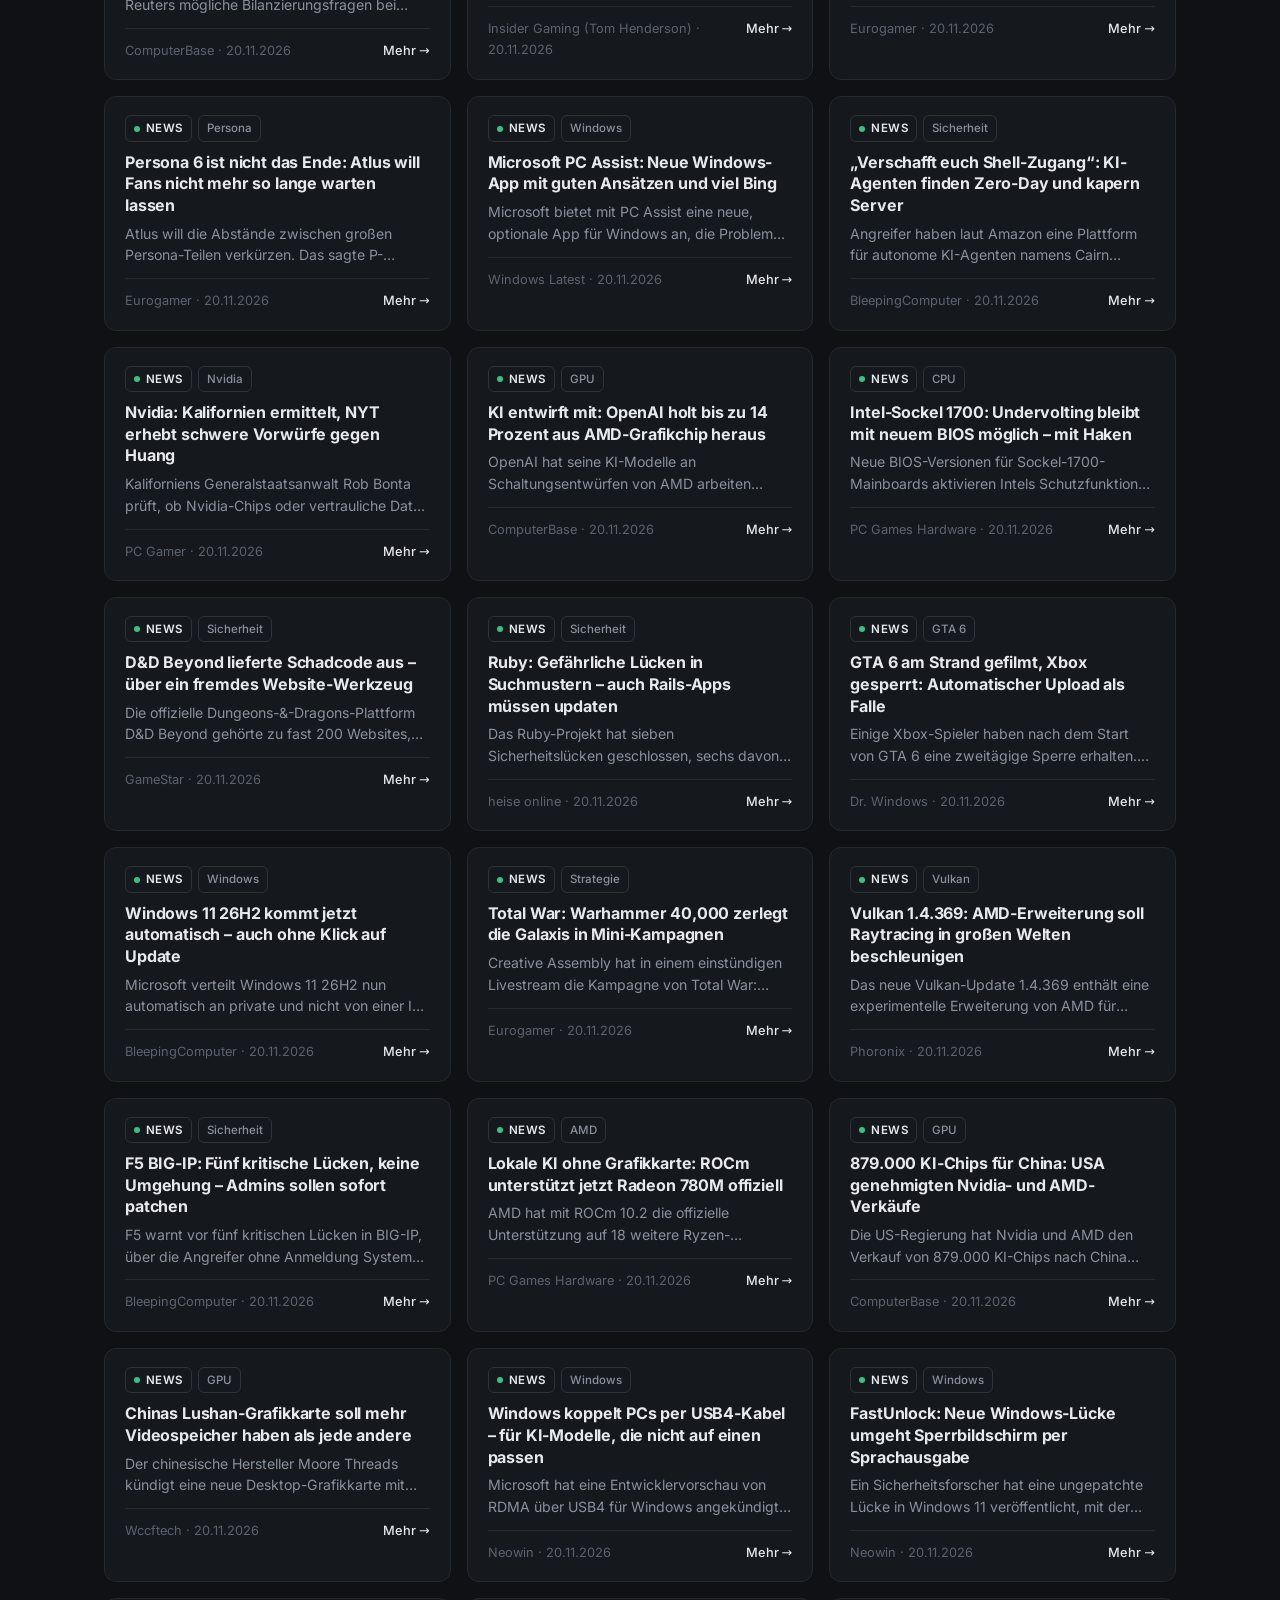
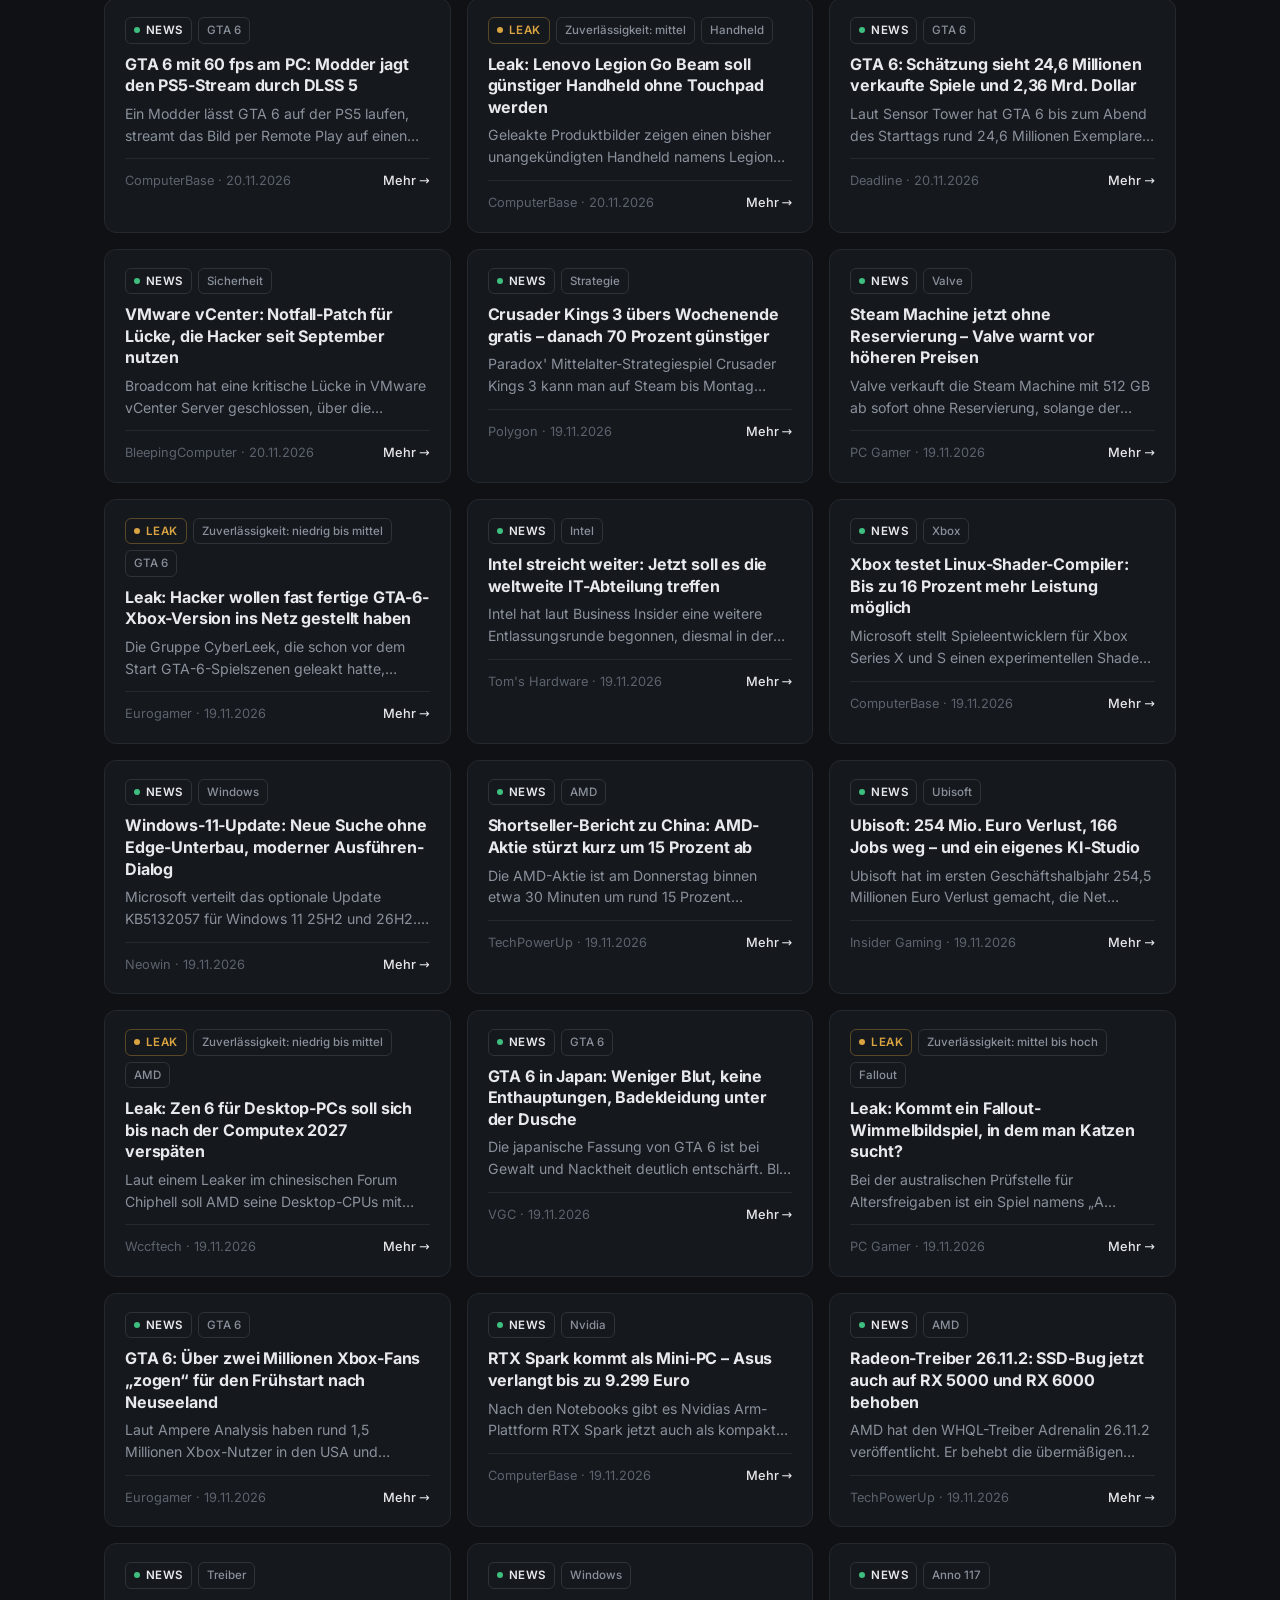
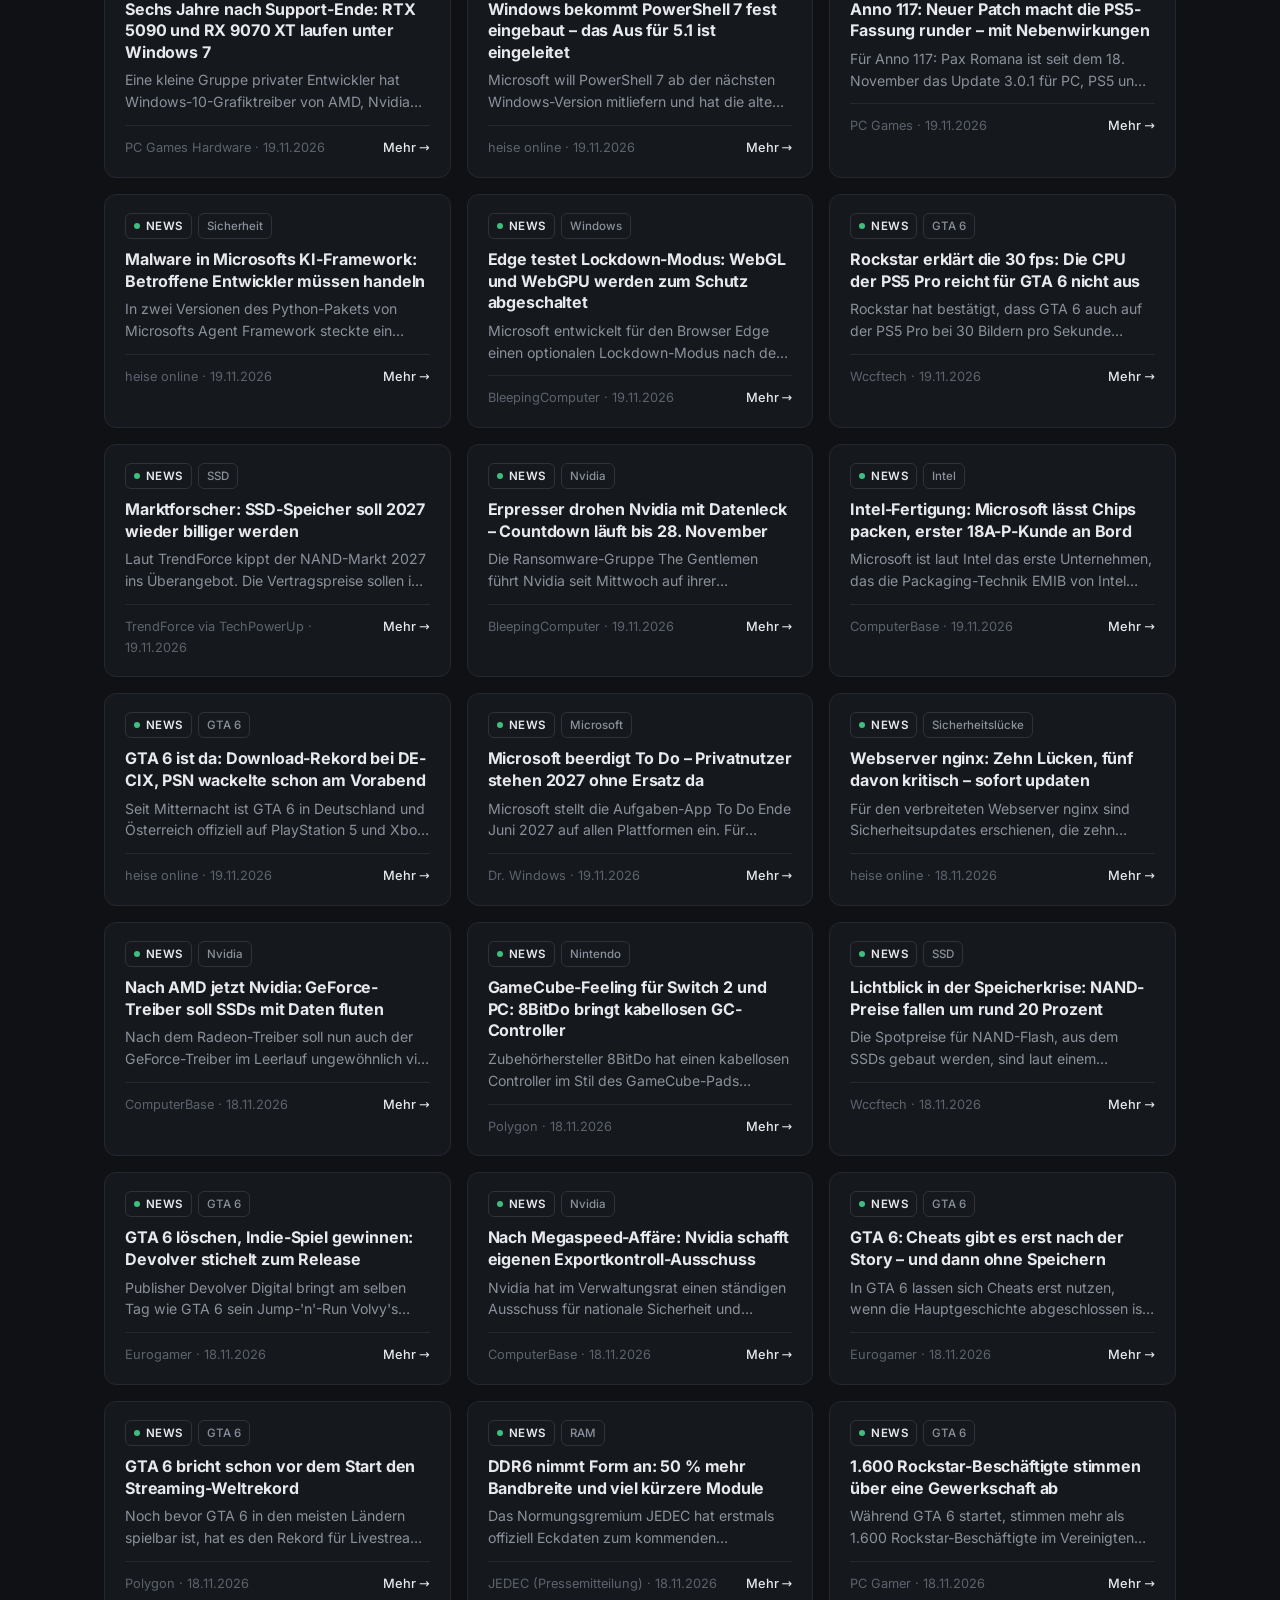
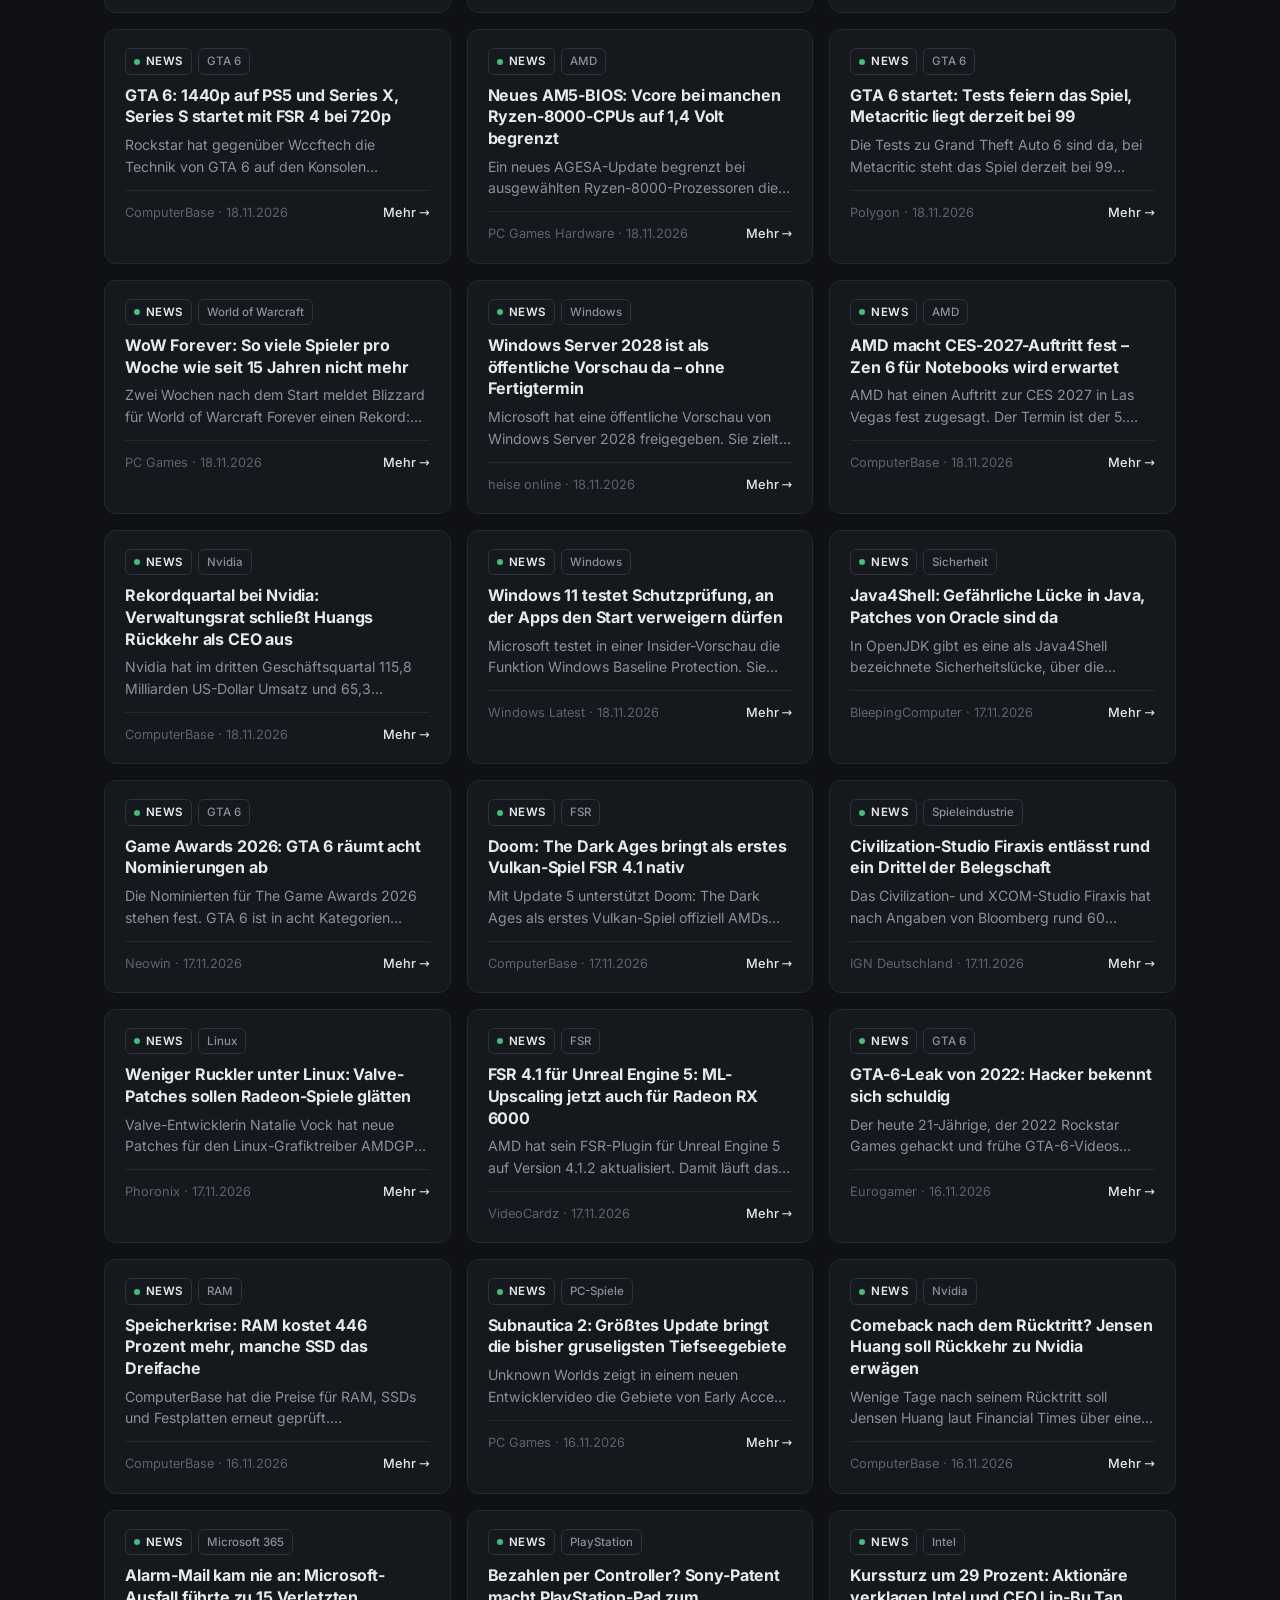
<file: hardware/archiv.html>
<!doctype html>
<html lang="de">
<head>
<meta charset="utf-8">
<meta name="viewport" content="width=device-width,initial-scale=1">
<title data-i18n="tcb27bb7b41">News- &amp; Leak-Archiv – M-TEC</title>
<meta name="description" content="Archiv aller M-TEC News und Leaks zu Hardware, Software und Games, die älter als 7 Tage sind – nach Monat, filterbar und durchsuchbar." data-i18n-attr="content:tfab7f333db">
<link rel="icon" href="assets/img/gpu-tycoon-icon.png">
<link rel="stylesheet" href="assets/style.css?v=17d3315d1ff3">
<link rel="stylesheet" href="assets/hot.css?v=17d3315d1ff3">
<script src="assets/i18n.js?v=17d3315d1ff3"></script>
</head>
<body>
<header class="site-header"><div class="wrap">
<a class="brand" href="index.html"><b translate="no">M<i>-</i>TEC</b><small data-i18n="t7fa2831de9">Hardware, Software und Games</small></a>
<div class="lang-switch" id="lang-switch"></div>
<button class="nav-toggle" aria-label="Menü" aria-expanded="false" data-i18n-attr="aria-label:t0ebbd1b8c8">≡</button>
<nav class="nav"><a href="index.html" data-i18n="t952f375412">Start</a><a href="archiv.html" class="active" aria-current="page" data-i18n="td9431e38c8">Archiv</a><a href="hardware-tests.html" data-i18n="ted1715b227">Hardware-Tests</a><a href="gebraucht.html" data-i18n="tca1c900748">Gebraucht-Hardware</a><a href="gpu-tycoon.html" data-i18n="tb5d5c1a091">GPU Tycoon</a><a href="ueber-uns.html" data-i18n="t3c8c7b740f">Über uns</a><a href="impressum.html" data-i18n="t5c3175413b">Impressum</a><a href="https://www.youtube.com/@m4-tec" target="_blank" rel="noopener" class="nav-ext" data-i18n="tac9f0132bf">YouTube-Kanal ↗</a></nav>
</div></header>
<main>
<section class="page"><div class="wrap">
<p class="eyebrow" data-i18n="t861cfebb41">News &amp; Leaks · Archiv</p>
<h1 data-i18n="td9431e38c8">Archiv</h1>
<p class="lead" data-i18n="td8c8a50066">Alle Meldungen, die älter als 7 Tage sind – nach Monat und Kalenderwoche sortiert. Aktuelle Meldungen stehen im <a href="index.html">News-Ticker</a>.</p>
<p class="preview-note" id="archive-hot-preview-note" hidden></p>
<div class="arch-tools">
<div class="filter-groups">
<div class="filters" role="group" aria-label="Art der Meldung" data-i18n-attr="aria-label:t6269fb257f"><span class="filter-label" aria-hidden="true" data-i18n="t308e17d220">Art</span>
<button type="button" class="chip" data-group="art" data-filter="alle" aria-pressed="true" data-i18n="t4c7a986ffe">Alle</button>
<button type="button" class="chip" data-group="art" data-filter="News" aria-pressed="false" data-i18n="t34c808d0a6">News</button>
<button type="button" class="chip" data-group="art" data-filter="Leak" aria-pressed="false" data-i18n="t4dc08d1e6d">Leaks</button>
</div>
<div class="filters" role="group" aria-label="Bereich" data-i18n-attr="aria-label:t7a3ac9a3d5"><span class="filter-label" aria-hidden="true" data-i18n="t7a3ac9a3d5">Bereich</span>
<button type="button" class="chip" data-group="bereich" data-filter="alle" aria-pressed="true" data-i18n="t4c7a986ffe">Alle</button>
<button type="button" class="chip" data-group="bereich" data-filter="hardware" aria-pressed="false" data-i18n="tb76ab65957">Hardware</button>
<button type="button" class="chip" data-group="bereich" data-filter="software" aria-pressed="false" data-i18n="t9ad052271e">Software</button>
<button type="button" class="chip" data-group="bereich" data-filter="games" aria-pressed="false" data-i18n="t398ed32981">Games</button>
</div>
</div>
<input class="arch-search" id="archive-search" type="search" placeholder="Archiv durchsuchen (z. B. RTX, DDR6, Windows)" aria-label="Archiv durchsuchen" autocomplete="off" data-i18n-attr="aria-label:t75c4afcebd;placeholder:tc110d33098">
<span class="count" id="archive-count" aria-live="polite"></span>
</div>
<div id="archive-list"><p class="empty" data-i18n="td88d0ef212">Lade Archiv …</p></div>
<p class="arch-rule" data-i18n="t2a43651120">Regel: Meldungen wandern 7 Tage nach Veröffentlichung ins Archiv; der Ticker zeigt aber immer mindestens die 4 neuesten. Im Archiv werden die Meldungen ohne Bild gezeigt.</p>
<div class="ai-note"><div data-i18n="t0aae9e7c44"><b>KI-Hinweis:</b> Die Zusammenfassungen werden KI-gestützt (Grok Bot) aus den verlinkten Quellen erstellt und vor der Veröffentlichung von uns geprüft und freigegeben. Leaks sind unbestätigt – bitte immer die Originalquelle lesen.</div></div>
</div></section>
<dialog class="detail" id="news-modal" aria-labelledby="modal-title">
<button class="close" type="button" id="modal-close" aria-label="Schließen" data-i18n-attr="aria-label:t44424b1870">&#215;</button>
<div class="detail-inner" id="modal-body"></div>
</dialog>
</main>
<footer class="site-footer"><div class="wrap">
<div data-i18n="t42ddd58251">© 2026 M-TEC · <a href="https://www.youtube.com/@m4-tec" target="_blank" rel="noopener">YouTube-Kanal @m4-tec</a> · Kontakt: <a href="mailto:mtec.yt@yahoo.com">mtec.yt@yahoo.com</a></div>
<div><a href="archiv.html" data-i18n="t83c33d3e51">News-Archiv</a> · <a href="quellen.html" data-i18n="t606e08cdd5">Quellenliste</a> · <a href="impressum.html" data-i18n="t5c3175413b">Impressum</a> · <a href="datenschutz.html" data-i18n="t606838b247">Datenschutz</a> · <a href="https://mtecyt.github.io/gpu-tycoon/privacy/" data-i18n="tdf00029c14">Datenschutz GPU Tycoon (App)</a></div>
<div style="flex-basis:100%" data-i18n="tce05a1577e">Inhalte teilweise KI-gestützt erstellt. Alle Markennamen gehören ihren Inhabern.</div>
</div></footer>
<script>
window.MTEC_HOT_CONFIG = { mode: "http", endpoint: "https://mtec-hot-news.mtec-hot.workers.dev" };
</script>
<script src="assets/app.js?v=17d3315d1ff3" defer></script>
<script src="data/news.js?v=17d3315d1ff3"></script>
<script src="data/archive.js?v=17d3315d1ff3"></script>
</body>
</html>
</file>
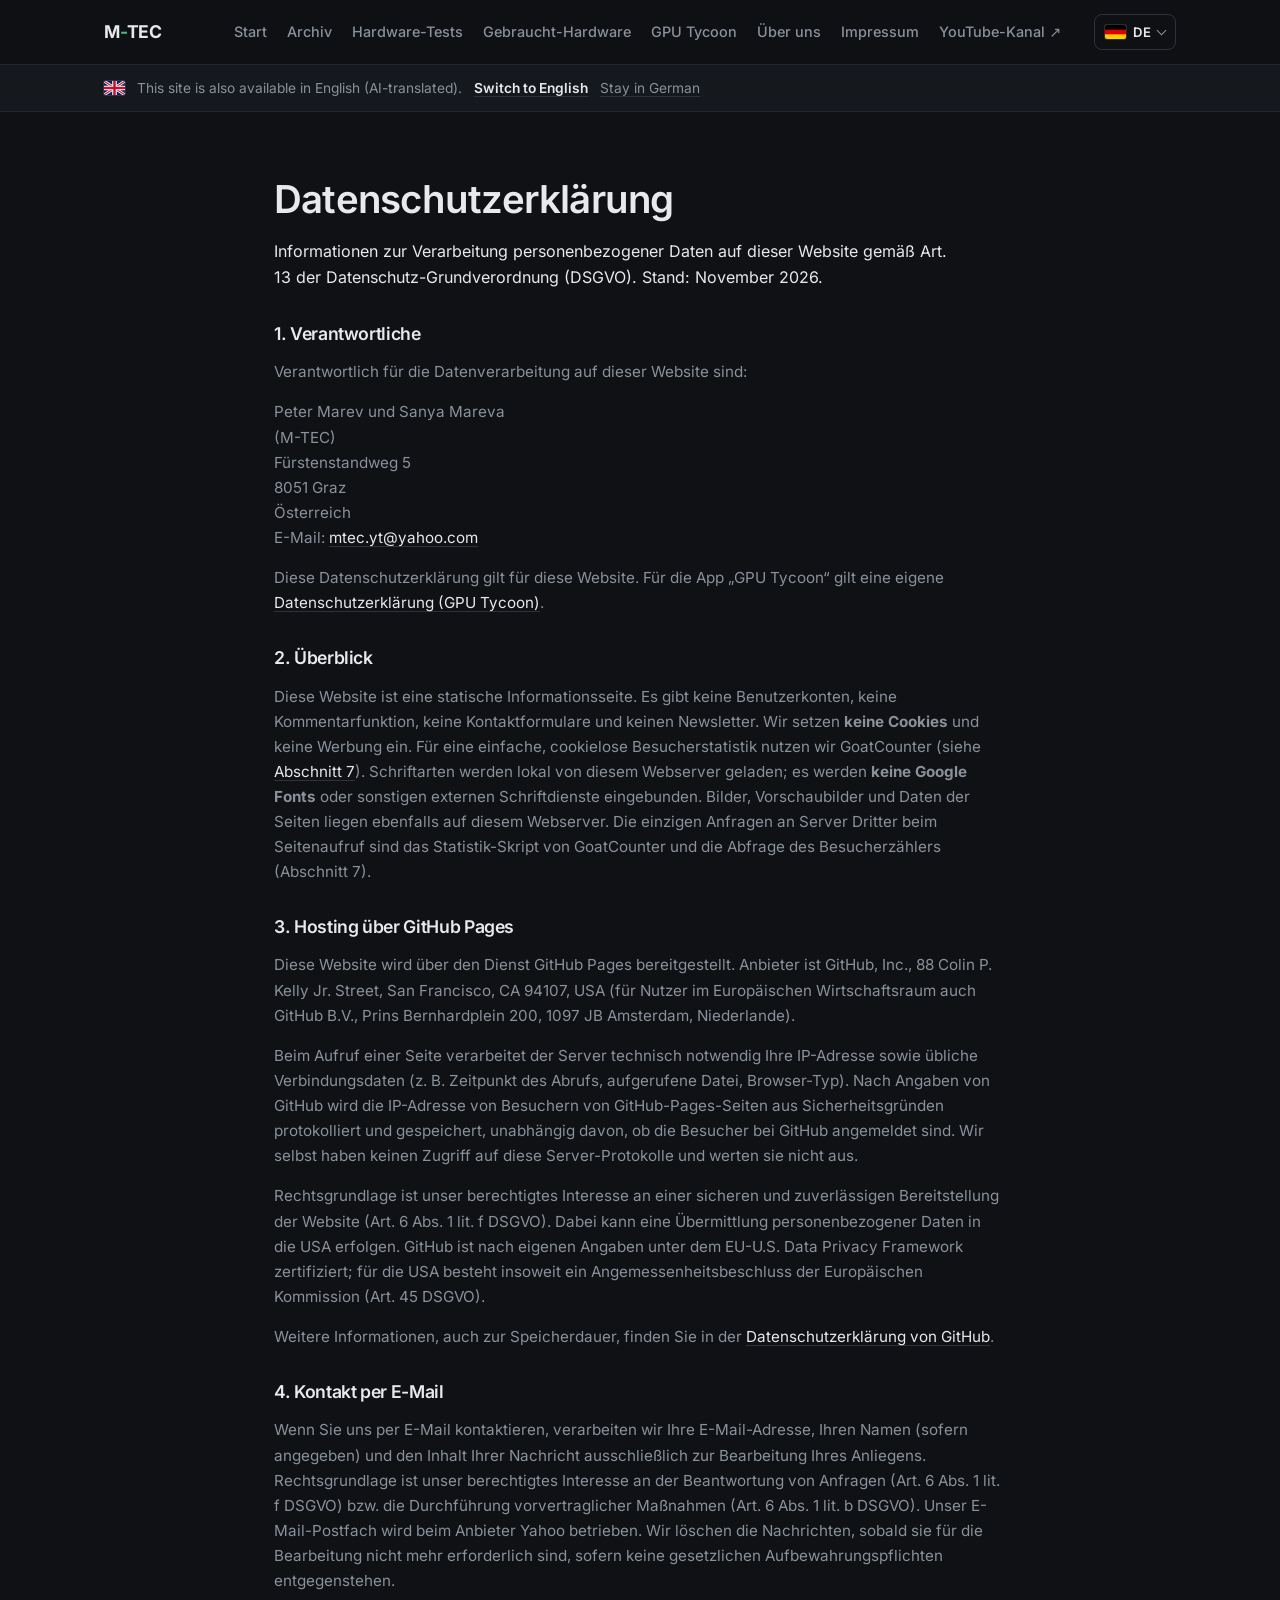
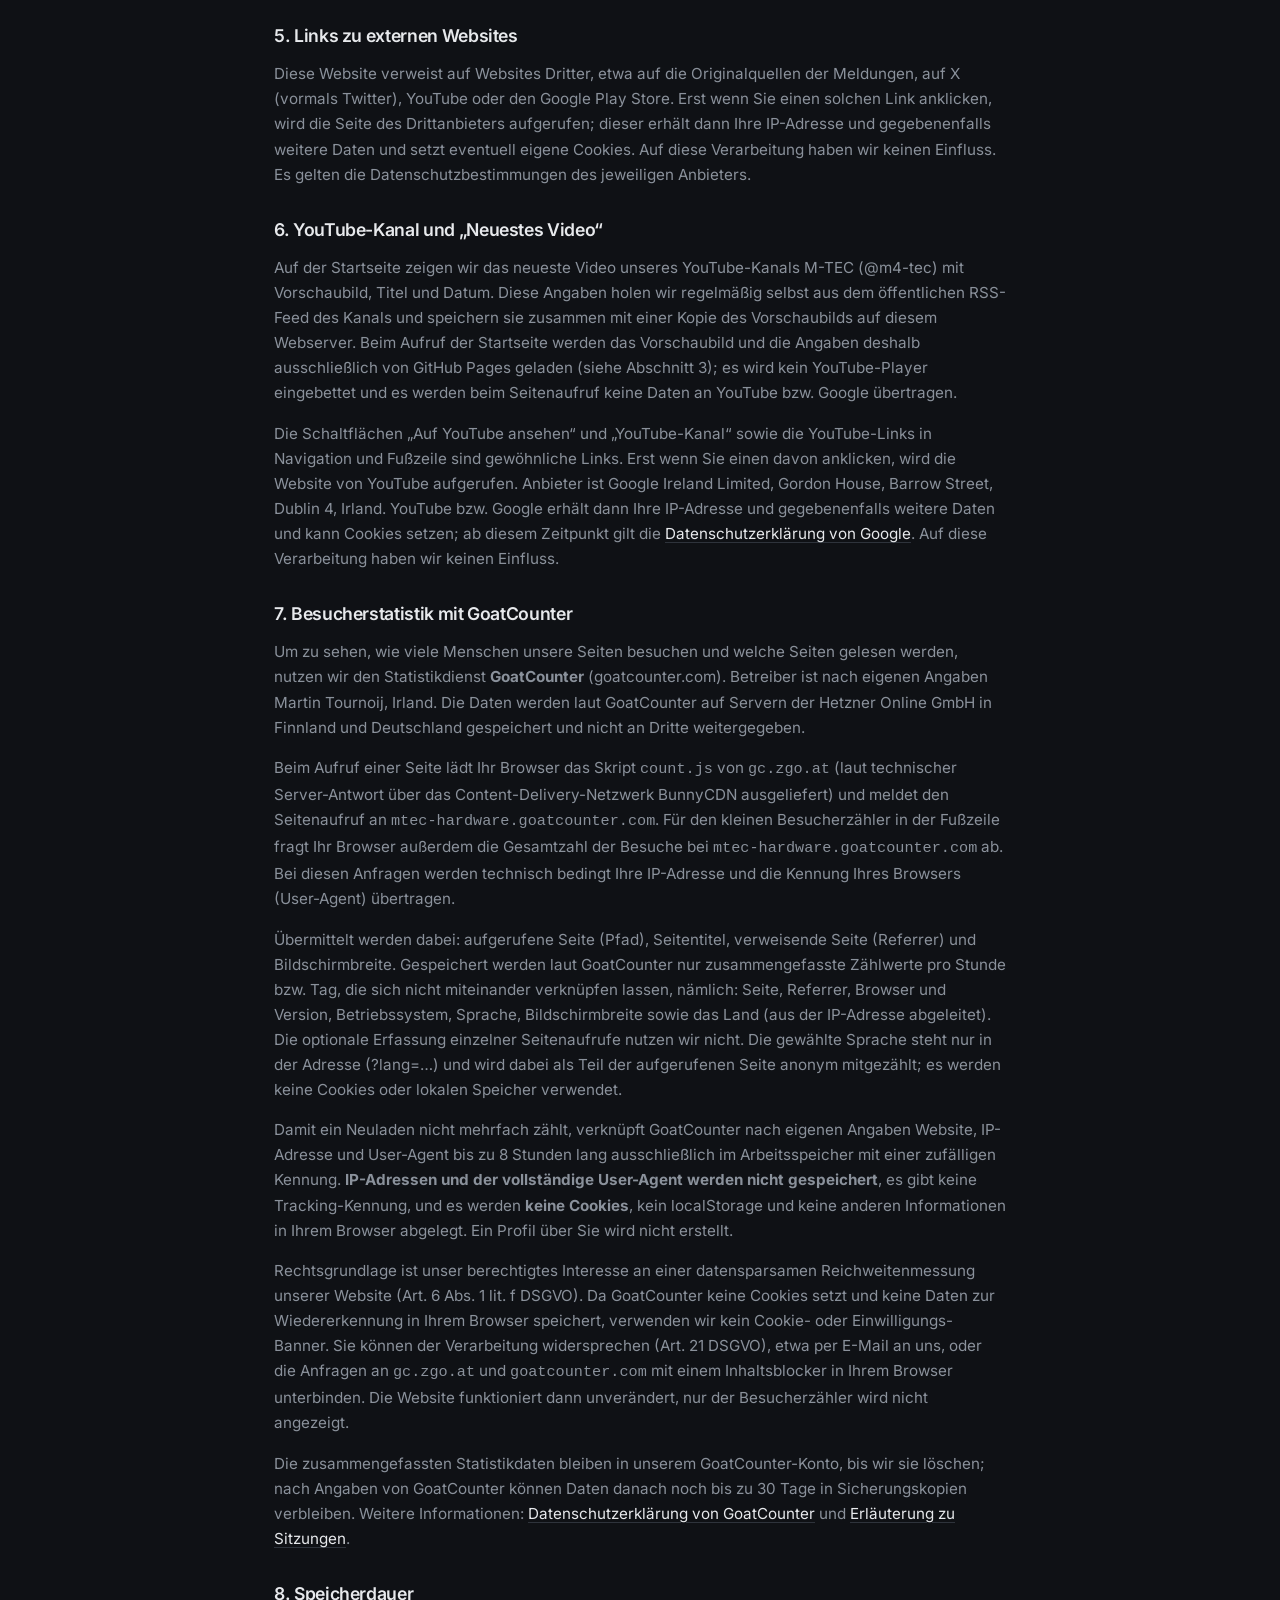
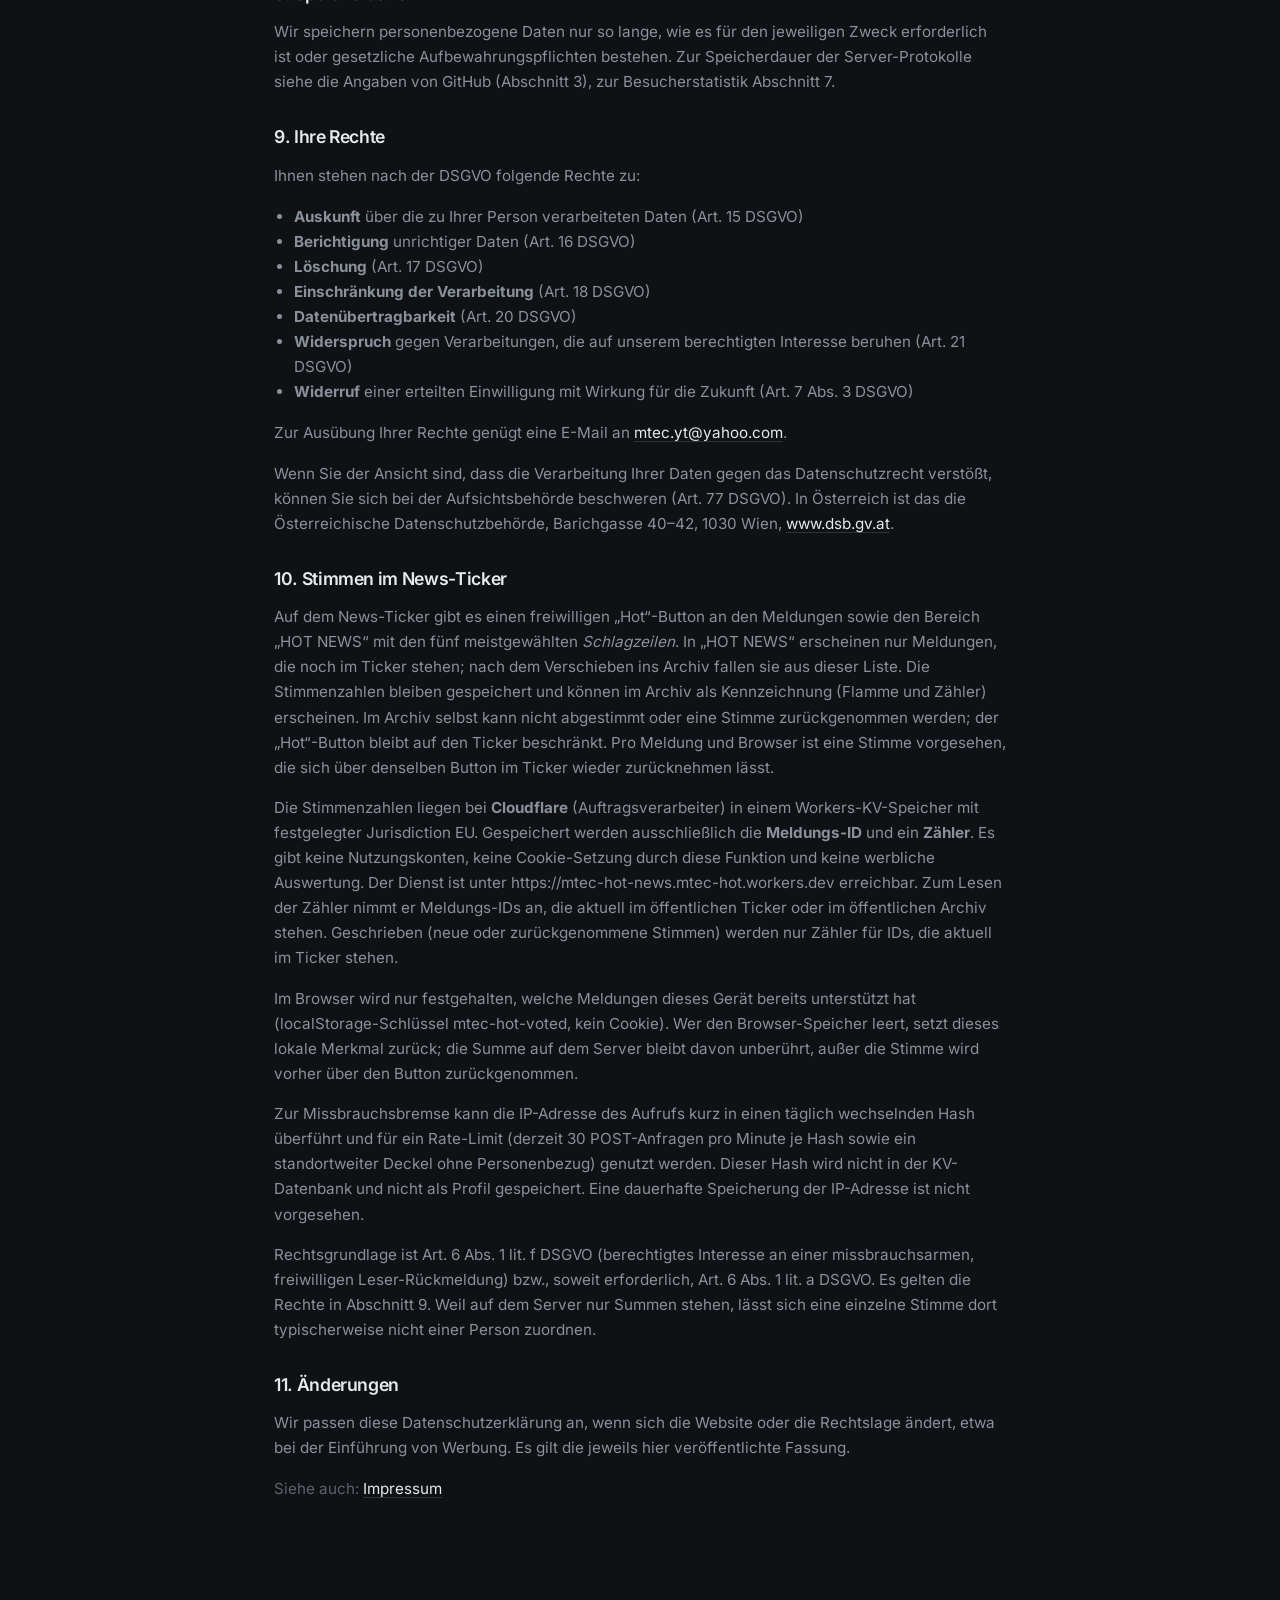
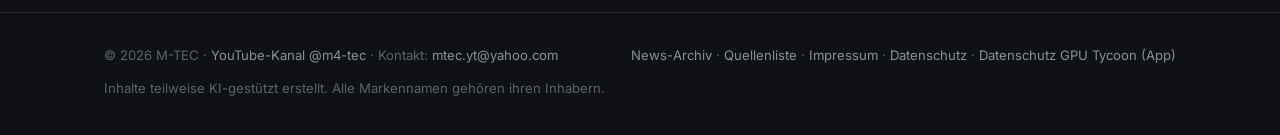
<file: hardware/datenschutz.html>
<!doctype html>
<html lang="de">
<head>
<meta charset="utf-8">
<meta name="viewport" content="width=device-width,initial-scale=1">
<title data-i18n="t546533a9c3">Datenschutzerklärung – M-TEC</title>
<meta name="description" content="Datenschutzerklärung der Website von M-TEC." data-i18n-attr="content:td669930f3e">
<link rel="icon" href="assets/img/gpu-tycoon-icon.png">
<link rel="stylesheet" href="assets/style.css?v=17d3315d1ff3">
<script src="assets/i18n.js?v=17d3315d1ff3"></script>
</head>
<body>
<header class="site-header"><div class="wrap">
<a class="brand" href="index.html"><b translate="no">M<i>-</i>TEC</b><small data-i18n="t7fa2831de9">Hardware, Software und Games</small></a>
<div class="lang-switch" id="lang-switch"></div>
<button class="nav-toggle" aria-label="Menü" aria-expanded="false" data-i18n-attr="aria-label:t0ebbd1b8c8">≡</button>
<nav class="nav"><a href="index.html" data-i18n="t952f375412">Start</a><a href="archiv.html" data-i18n="td9431e38c8">Archiv</a><a href="hardware-tests.html" data-i18n="ted1715b227">Hardware-Tests</a><a href="gebraucht.html" data-i18n="tca1c900748">Gebraucht-Hardware</a><a href="gpu-tycoon.html" data-i18n="tb5d5c1a091">GPU Tycoon</a><a href="ueber-uns.html" data-i18n="t3c8c7b740f">Über uns</a><a href="impressum.html" data-i18n="t5c3175413b">Impressum</a><a href="https://www.youtube.com/@m4-tec" target="_blank" rel="noopener" class="nav-ext" data-i18n="tac9f0132bf">YouTube-Kanal ↗</a></nav>
</div></header>
<main>
<section class="page"><div class="wrap legal" lang="de" data-i18n-skip>
<h1>Datenschutzerklärung</h1>
<p class="lead">Informationen zur Verarbeitung personenbezogener Daten auf dieser Website gemäß Art. 13 der Datenschutz-Grundverordnung (DSGVO). Stand: November 2026.</p>

<h2>1. Verantwortliche</h2>
<p>Verantwortlich für die Datenverarbeitung auf dieser Website sind:</p>
<p>Peter Marev und Sanya Mareva<br>(M-TEC)<br>Fürstenstandweg 5<br>8051 Graz<br>Österreich<br>E-Mail: <a href="mailto:mtec.yt@yahoo.com">mtec.yt@yahoo.com</a></p>
<p>Diese Datenschutzerklärung gilt für diese Website. Für die App „GPU Tycoon“ gilt eine eigene <a href="https://mtecyt.github.io/gpu-tycoon/privacy/">Datenschutzerklärung (GPU Tycoon)</a>.</p>

<h2>2. Überblick</h2>
<p>Diese Website ist eine statische Informationsseite. Es gibt keine Benutzerkonten, keine Kommentarfunktion, keine Kontaktformulare und keinen Newsletter. Wir setzen <b>keine Cookies</b> und keine Werbung ein. Für eine einfache, cookielose Besucherstatistik nutzen wir GoatCounter (siehe <a href="#statistik">Abschnitt 7</a>). Schriftarten werden lokal von diesem Webserver geladen; es werden <b>keine Google Fonts</b> oder sonstigen externen Schriftdienste eingebunden. Bilder, Vorschaubilder und Daten der Seiten liegen ebenfalls auf diesem Webserver. Die einzigen Anfragen an Server Dritter beim Seitenaufruf sind das Statistik-Skript von GoatCounter und die Abfrage des Besucherzählers (Abschnitt 7).</p>

<h2>3. Hosting über GitHub Pages</h2>
<p>Diese Website wird über den Dienst GitHub Pages bereitgestellt. Anbieter ist GitHub, Inc., 88 Colin P. Kelly Jr. Street, San Francisco, CA 94107, USA (für Nutzer im Europäischen Wirtschaftsraum auch GitHub B.V., Prins Bernhardplein 200, 1097 JB Amsterdam, Niederlande).</p>
<p>Beim Aufruf einer Seite verarbeitet der Server technisch notwendig Ihre IP-Adresse sowie übliche Verbindungsdaten (z. B. Zeitpunkt des Abrufs, aufgerufene Datei, Browser-Typ). Nach Angaben von GitHub wird die IP-Adresse von Besuchern von GitHub-Pages-Seiten aus Sicherheitsgründen protokolliert und gespeichert, unabhängig davon, ob die Besucher bei GitHub angemeldet sind. Wir selbst haben keinen Zugriff auf diese Server-Protokolle und werten sie nicht aus.</p>
<p>Rechtsgrundlage ist unser berechtigtes Interesse an einer sicheren und zuverlässigen Bereitstellung der Website (Art. 6 Abs. 1 lit. f DSGVO). Dabei kann eine Übermittlung personenbezogener Daten in die USA erfolgen. GitHub ist nach eigenen Angaben unter dem EU-U.S. Data Privacy Framework zertifiziert; für die USA besteht insoweit ein Angemessenheitsbeschluss der Europäischen Kommission (Art. 45 DSGVO).</p>
<p>Weitere Informationen, auch zur Speicherdauer, finden Sie in der <a href="https://docs.github.com/de/site-policy/privacy-policies/github-general-privacy-statement" target="_blank" rel="noopener">Datenschutzerklärung von GitHub</a>.</p>

<h2>4. Kontakt per E-Mail</h2>
<p>Wenn Sie uns per E-Mail kontaktieren, verarbeiten wir Ihre E-Mail-Adresse, Ihren Namen (sofern angegeben) und den Inhalt Ihrer Nachricht ausschließlich zur Bearbeitung Ihres Anliegens. Rechtsgrundlage ist unser berechtigtes Interesse an der Beantwortung von Anfragen (Art. 6 Abs. 1 lit. f DSGVO) bzw. die Durchführung vorvertraglicher Maßnahmen (Art. 6 Abs. 1 lit. b DSGVO). Unser E-Mail-Postfach wird beim Anbieter Yahoo betrieben. Wir löschen die Nachrichten, sobald sie für die Bearbeitung nicht mehr erforderlich sind, sofern keine gesetzlichen Aufbewahrungspflichten entgegenstehen.</p>

<h2>5. Links zu externen Websites</h2>
<p>Diese Website verweist auf Websites Dritter, etwa auf die Originalquellen der Meldungen, auf X (vormals Twitter), YouTube oder den Google Play Store. Erst wenn Sie einen solchen Link anklicken, wird die Seite des Drittanbieters aufgerufen; dieser erhält dann Ihre IP-Adresse und gegebenenfalls weitere Daten und setzt eventuell eigene Cookies. Auf diese Verarbeitung haben wir keinen Einfluss. Es gelten die Datenschutzbestimmungen des jeweiligen Anbieters.</p>


<h2 id="youtube">6. YouTube-Kanal und „Neuestes Video“</h2>
<p>Auf der Startseite zeigen wir das neueste Video unseres YouTube-Kanals M-TEC (@m4-tec) mit Vorschaubild, Titel und Datum. Diese Angaben holen wir regelmäßig selbst aus dem öffentlichen RSS-Feed des Kanals und speichern sie zusammen mit einer Kopie des Vorschaubilds auf diesem Webserver. Beim Aufruf der Startseite werden das Vorschaubild und die Angaben deshalb ausschließlich von GitHub Pages geladen (siehe Abschnitt 3); es wird kein YouTube-Player eingebettet und es werden beim Seitenaufruf keine Daten an YouTube bzw. Google übertragen.</p>
<p>Die Schaltflächen „Auf YouTube ansehen“ und „YouTube-Kanal“ sowie die YouTube-Links in Navigation und Fußzeile sind gewöhnliche Links. Erst wenn Sie einen davon anklicken, wird die Website von YouTube aufgerufen. Anbieter ist Google Ireland Limited, Gordon House, Barrow Street, Dublin 4, Irland. YouTube bzw. Google erhält dann Ihre IP-Adresse und gegebenenfalls weitere Daten und kann Cookies setzen; ab diesem Zeitpunkt gilt die <a href="https://policies.google.com/privacy?hl=de" target="_blank" rel="noopener">Datenschutzerklärung von Google</a>. Auf diese Verarbeitung haben wir keinen Einfluss.</p>

<h2 id="statistik">7. Besucherstatistik mit GoatCounter</h2>
<p>Um zu sehen, wie viele Menschen unsere Seiten besuchen und welche Seiten gelesen werden, nutzen wir den Statistikdienst <b>GoatCounter</b> (goatcounter.com). Betreiber ist nach eigenen Angaben Martin Tournoij, Irland. Die Daten werden laut GoatCounter auf Servern der Hetzner Online GmbH in Finnland und Deutschland gespeichert und nicht an Dritte weitergegeben.</p>
<p>Beim Aufruf einer Seite lädt Ihr Browser das Skript <code>count.js</code> von <code>gc.zgo.at</code> (laut technischer Server-Antwort über das Content-Delivery-Netzwerk BunnyCDN ausgeliefert) und meldet den Seitenaufruf an <code>mtec-hardware.goatcounter.com</code>. Für den kleinen Besucherzähler in der Fußzeile fragt Ihr Browser außerdem die Gesamtzahl der Besuche bei <code>mtec-hardware.goatcounter.com</code> ab. Bei diesen Anfragen werden technisch bedingt Ihre IP-Adresse und die Kennung Ihres Browsers (User-Agent) übertragen.</p>
<p>Übermittelt werden dabei: aufgerufene Seite (Pfad), Seitentitel, verweisende Seite (Referrer) und Bildschirmbreite. Gespeichert werden laut GoatCounter nur zusammengefasste Zählwerte pro Stunde bzw. Tag, die sich nicht miteinander verknüpfen lassen, nämlich: Seite, Referrer, Browser und Version, Betriebssystem, Sprache, Bildschirmbreite sowie das Land (aus der IP-Adresse abgeleitet). Die optionale Erfassung einzelner Seitenaufrufe nutzen wir nicht. Die gewählte Sprache steht nur in der Adresse (?lang=…) und wird dabei als Teil der aufgerufenen Seite anonym mitgezählt; es werden keine Cookies oder lokalen Speicher verwendet.</p>
<p>Damit ein Neuladen nicht mehrfach zählt, verknüpft GoatCounter nach eigenen Angaben Website, IP-Adresse und User-Agent bis zu 8 Stunden lang ausschließlich im Arbeitsspeicher mit einer zufälligen Kennung. <b>IP-Adressen und der vollständige User-Agent werden nicht gespeichert</b>, es gibt keine Tracking-Kennung, und es werden <b>keine Cookies</b>, kein localStorage und keine anderen Informationen in Ihrem Browser abgelegt. Ein Profil über Sie wird nicht erstellt.</p>
<p>Rechtsgrundlage ist unser berechtigtes Interesse an einer datensparsamen Reichweitenmessung unserer Website (Art. 6 Abs. 1 lit. f DSGVO). Da GoatCounter keine Cookies setzt und keine Daten zur Wiedererkennung in Ihrem Browser speichert, verwenden wir kein Cookie- oder Einwilligungs-Banner. Sie können der Verarbeitung widersprechen (Art. 21 DSGVO), etwa per E-Mail an uns, oder die Anfragen an <code>gc.zgo.at</code> und <code>goatcounter.com</code> mit einem Inhaltsblocker in Ihrem Browser unterbinden. Die Website funktioniert dann unverändert, nur der Besucherzähler wird nicht angezeigt.</p>
<p>Die zusammengefassten Statistikdaten bleiben in unserem GoatCounter-Konto, bis wir sie löschen; nach Angaben von GoatCounter können Daten danach noch bis zu 30 Tage in Sicherungskopien verbleiben. Weitere Informationen: <a href="https://www.goatcounter.com/privacy" target="_blank" rel="noopener">Datenschutzerklärung von GoatCounter</a> und <a href="https://www.goatcounter.com/help/sessions" target="_blank" rel="noopener">Erläuterung zu Sitzungen</a>.</p>

<h2>8. Speicherdauer</h2>
<p>Wir speichern personenbezogene Daten nur so lange, wie es für den jeweiligen Zweck erforderlich ist oder gesetzliche Aufbewahrungspflichten bestehen. Zur Speicherdauer der Server-Protokolle siehe die Angaben von GitHub (Abschnitt 3), zur Besucherstatistik Abschnitt 7.</p>

<h2>9. Ihre Rechte</h2>
<p>Ihnen stehen nach der DSGVO folgende Rechte zu:</p>
<ul>
<li><b>Auskunft</b> über die zu Ihrer Person verarbeiteten Daten (Art. 15 DSGVO)</li>
<li><b>Berichtigung</b> unrichtiger Daten (Art. 16 DSGVO)</li>
<li><b>Löschung</b> (Art. 17 DSGVO)</li>
<li><b>Einschränkung der Verarbeitung</b> (Art. 18 DSGVO)</li>
<li><b>Datenübertragbarkeit</b> (Art. 20 DSGVO)</li>
<li><b>Widerspruch</b> gegen Verarbeitungen, die auf unserem berechtigten Interesse beruhen (Art. 21 DSGVO)</li>
<li><b>Widerruf</b> einer erteilten Einwilligung mit Wirkung für die Zukunft (Art. 7 Abs. 3 DSGVO)</li>
</ul>
<p>Zur Ausübung Ihrer Rechte genügt eine E-Mail an <a href="mailto:mtec.yt@yahoo.com">mtec.yt@yahoo.com</a>.</p>
<p>Wenn Sie der Ansicht sind, dass die Verarbeitung Ihrer Daten gegen das Datenschutzrecht verstößt, können Sie sich bei der Aufsichtsbehörde beschweren (Art. 77 DSGVO). In Österreich ist das die Österreichische Datenschutzbehörde, Barichgasse 40–42, 1030 Wien, <a href="https://www.dsb.gv.at" target="_blank" rel="noopener">www.dsb.gv.at</a>.</p>


<h2 id="hot-stimmen">10. Stimmen im News-Ticker</h2>
<p>Auf dem News-Ticker gibt es einen freiwilligen „Hot“-Button an den Meldungen sowie den Bereich „HOT NEWS“ mit den fünf meistgewählten <em>Schlagzeilen</em>. In „HOT NEWS“ erscheinen nur Meldungen, die noch im Ticker stehen; nach dem Verschieben ins Archiv fallen sie aus dieser Liste. Die Stimmenzahlen bleiben gespeichert und können im Archiv als Kennzeichnung (Flamme und Zähler) erscheinen. Im Archiv selbst kann nicht abgestimmt oder eine Stimme zurückgenommen werden; der „Hot“-Button bleibt auf den Ticker beschränkt. Pro Meldung und Browser ist eine Stimme vorgesehen, die sich über denselben Button im Ticker wieder zurücknehmen lässt.</p>
<p>Die Stimmenzahlen liegen bei <strong>Cloudflare</strong> (Auftragsverarbeiter) in einem Workers-KV-Speicher mit festgelegter Jurisdiction <span translate="no">EU</span>. Gespeichert werden ausschließlich die <strong>Meldungs-ID</strong> und ein <strong>Zähler</strong>. Es gibt keine Nutzungskonten, keine Cookie-Setzung durch diese Funktion und keine werbliche Auswertung. Der Dienst ist unter <span translate="no">https://mtec-hot-news.mtec-hot.workers.dev</span> erreichbar. Zum Lesen der Zähler nimmt er Meldungs-IDs an, die aktuell im öffentlichen Ticker oder im öffentlichen Archiv stehen. Geschrieben (neue oder zurückgenommene Stimmen) werden nur Zähler für IDs, die aktuell im Ticker stehen.</p>
<p>Im Browser wird nur festgehalten, welche Meldungen dieses Gerät bereits unterstützt hat (<span translate="no">localStorage</span>-Schlüssel <span translate="no">mtec-hot-voted</span>, kein Cookie). Wer den Browser-Speicher leert, setzt dieses lokale Merkmal zurück; die Summe auf dem Server bleibt davon unberührt, außer die Stimme wird vorher über den Button zurückgenommen.</p>
<p>Zur Missbrauchsbremse kann die IP-Adresse des Aufrufs kurz in einen täglich wechselnden Hash überführt und für ein Rate-Limit (derzeit 30 POST-Anfragen pro Minute je Hash sowie ein standortweiter Deckel ohne Personenbezug) genutzt werden. Dieser Hash wird nicht in der KV-Datenbank und nicht als Profil gespeichert. Eine dauerhafte Speicherung der IP-Adresse ist nicht vorgesehen.</p>
<p>Rechtsgrundlage ist Art. 6 Abs. 1 lit. f DSGVO (berechtigtes Interesse an einer missbrauchsarmen, freiwilligen Leser-Rückmeldung) bzw., soweit erforderlich, Art. 6 Abs. 1 lit. a DSGVO. Es gelten die Rechte in Abschnitt 9. Weil auf dem Server nur Summen stehen, lässt sich eine einzelne Stimme dort typischerweise nicht einer Person zuordnen.</p>



<h2>11. Änderungen</h2>
<p>Wir passen diese Datenschutzerklärung an, wenn sich die Website oder die Rechtslage ändert, etwa bei der Einführung von Werbung. Es gilt die jeweils hier veröffentlichte Fassung.</p>

<p class="small" style="color:var(--faint)">Siehe auch: <a href="impressum.html">Impressum</a></p>
</div></section>
</main>
<footer class="site-footer"><div class="wrap">
<div data-i18n="t42ddd58251">© 2026 M-TEC · <a href="https://www.youtube.com/@m4-tec" target="_blank" rel="noopener">YouTube-Kanal @m4-tec</a> · Kontakt: <a href="mailto:mtec.yt@yahoo.com">mtec.yt@yahoo.com</a></div>
<div><a href="archiv.html" data-i18n="t83c33d3e51">News-Archiv</a> · <a href="quellen.html" data-i18n="t606e08cdd5">Quellenliste</a> · <a href="impressum.html" data-i18n="t5c3175413b">Impressum</a> · <a href="datenschutz.html" data-i18n="t606838b247">Datenschutz</a> · <a href="https://mtecyt.github.io/gpu-tycoon/privacy/" data-i18n="tdf00029c14">Datenschutz GPU Tycoon (App)</a></div>
<div style="flex-basis:100%" data-i18n="tce05a1577e">Inhalte teilweise KI-gestützt erstellt. Alle Markennamen gehören ihren Inhabern.</div>
</div></footer>
<script src="assets/app.js?v=17d3315d1ff3" defer></script>

</body>
</html>
</file>
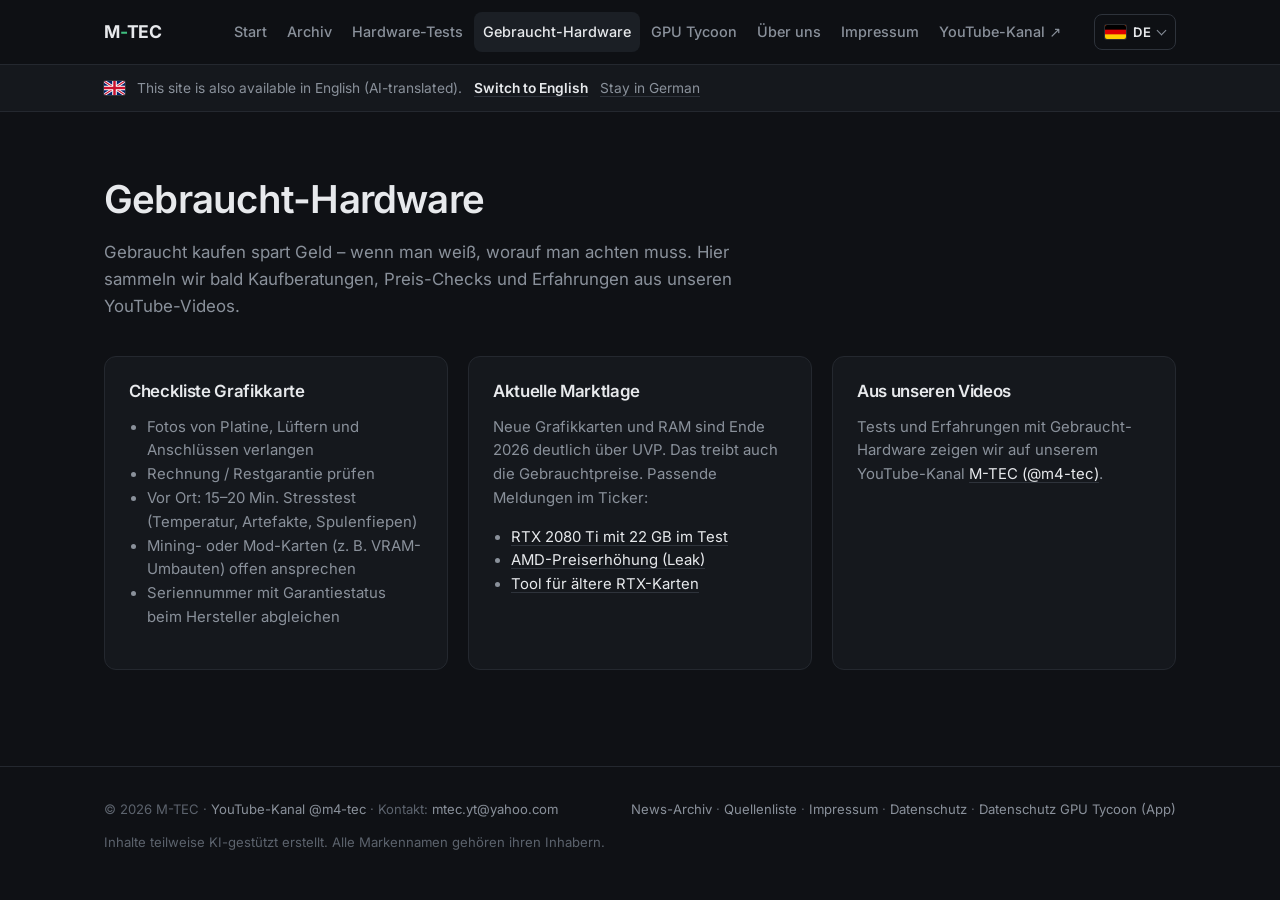
<file: hardware/gebraucht.html>
<!doctype html>
<html lang="de">
<head>
<meta charset="utf-8">
<meta name="viewport" content="width=device-width,initial-scale=1">
<title data-i18n="td45897d8f4">Gebraucht-Hardware – M-TEC</title>
<meta name="description" content="M-TEC: News und Leaks zu Hardware, Software und Games, dazu Hardware-Tests und Gebraucht-Hardware – vom Team M-TEC." data-i18n-attr="content:tddb9b400e4">
<link rel="icon" href="assets/img/gpu-tycoon-icon.png">
<link rel="stylesheet" href="assets/style.css?v=17d3315d1ff3">
<script src="assets/i18n.js?v=17d3315d1ff3"></script>
</head>
<body>
<header class="site-header"><div class="wrap">
<a class="brand" href="index.html"><b translate="no">M<i>-</i>TEC</b><small data-i18n="t7fa2831de9">Hardware, Software und Games</small></a>
<div class="lang-switch" id="lang-switch"></div>
<button class="nav-toggle" aria-label="Menü" aria-expanded="false" data-i18n-attr="aria-label:t0ebbd1b8c8">≡</button>
<nav class="nav"><a href="index.html" data-i18n="t952f375412">Start</a><a href="archiv.html" data-i18n="td9431e38c8">Archiv</a><a href="hardware-tests.html" data-i18n="ted1715b227">Hardware-Tests</a><a href="gebraucht.html" class="active" aria-current="page" data-i18n="tca1c900748">Gebraucht-Hardware</a><a href="gpu-tycoon.html" data-i18n="tb5d5c1a091">GPU Tycoon</a><a href="ueber-uns.html" data-i18n="t3c8c7b740f">Über uns</a><a href="impressum.html" data-i18n="t5c3175413b">Impressum</a><a href="https://www.youtube.com/@m4-tec" target="_blank" rel="noopener" class="nav-ext" data-i18n="tac9f0132bf">YouTube-Kanal ↗</a></nav>
</div></header>
<main>

<section class="page"><div class="wrap">
<h1 data-i18n="tca1c900748">Gebraucht-Hardware</h1>
<p class="lead" data-i18n="td22b5042b6">Gebraucht kaufen spart Geld – wenn man weiß, worauf man achten muss. Hier sammeln wir bald Kaufberatungen, Preis-Checks und Erfahrungen aus unseren YouTube-Videos.</p>
<div class="grid">
<div class="card"><h3 data-i18n="t7395166bb0">Checkliste Grafikkarte</h3><ul class="feature-list">
<li data-i18n="te6b50166bb">Fotos von Platine, Lüftern und Anschlüssen verlangen</li>
<li data-i18n="t1b97dc14a5">Rechnung / Restgarantie prüfen</li>
<li data-i18n="tddfbdc6b76">Vor Ort: 15–20 Min. Stresstest (Temperatur, Artefakte, Spulenfiepen)</li>
<li data-i18n="t368d7ac993">Mining- oder Mod-Karten (z. B. VRAM-Umbauten) offen ansprechen</li>
<li data-i18n="t0a6c347390">Seriennummer mit Garantiestatus beim Hersteller abgleichen</li>
</ul></div>
<div class="card"><h3 data-i18n="t751cd12cd0">Aktuelle Marktlage</h3><p data-i18n="t41ece00ea0">Neue Grafikkarten und RAM sind Ende 2026 deutlich über UVP. Das treibt auch die Gebrauchtpreise. Passende Meldungen im Ticker:</p>
<ul><li><a href="index.html#2026-11-01-rtx2080ti-22gb-pcgh" data-i18n="t9eb80d0d3b">RTX 2080 Ti mit 22 GB im Test</a></li>
<li><a href="index.html#2026-10-30-amd-preiserhoehung" data-i18n="t3aed1fa8ea">AMD-Preiserhöhung (Leak)</a></li>
<li><a href="index.html#2026-10-31-nv-uefi-unlocker" data-i18n="t0e9b18ff96">Tool für ältere RTX-Karten</a></li></ul></div>
<div class="card"><h3 data-i18n="t5fdf092fc6">Aus unseren Videos</h3><p data-i18n="tacb03c427f">Tests und Erfahrungen mit Gebraucht-Hardware zeigen wir auf unserem YouTube-Kanal <a href="https://www.youtube.com/@m4-tec" target="_blank" rel="noopener">M-TEC (@m4-tec)</a>.</p></div>
</div>
</div></section>
</main>
<footer class="site-footer"><div class="wrap">
<div data-i18n="t42ddd58251">© 2026 M-TEC · <a href="https://www.youtube.com/@m4-tec" target="_blank" rel="noopener">YouTube-Kanal @m4-tec</a> · Kontakt: <a href="mailto:mtec.yt@yahoo.com">mtec.yt@yahoo.com</a></div>
<div><a href="archiv.html" data-i18n="t83c33d3e51">News-Archiv</a> · <a href="quellen.html" data-i18n="t606e08cdd5">Quellenliste</a> · <a href="impressum.html" data-i18n="t5c3175413b">Impressum</a> · <a href="datenschutz.html" data-i18n="t606838b247">Datenschutz</a> · <a href="https://mtecyt.github.io/gpu-tycoon/privacy/" data-i18n="tdf00029c14">Datenschutz GPU Tycoon (App)</a></div>
<div style="flex-basis:100%" data-i18n="tce05a1577e">Inhalte teilweise KI-gestützt erstellt. Alle Markennamen gehören ihren Inhabern.</div>
</div></footer>
<script src="assets/app.js?v=17d3315d1ff3" defer></script>

</body>
</html>
</file>
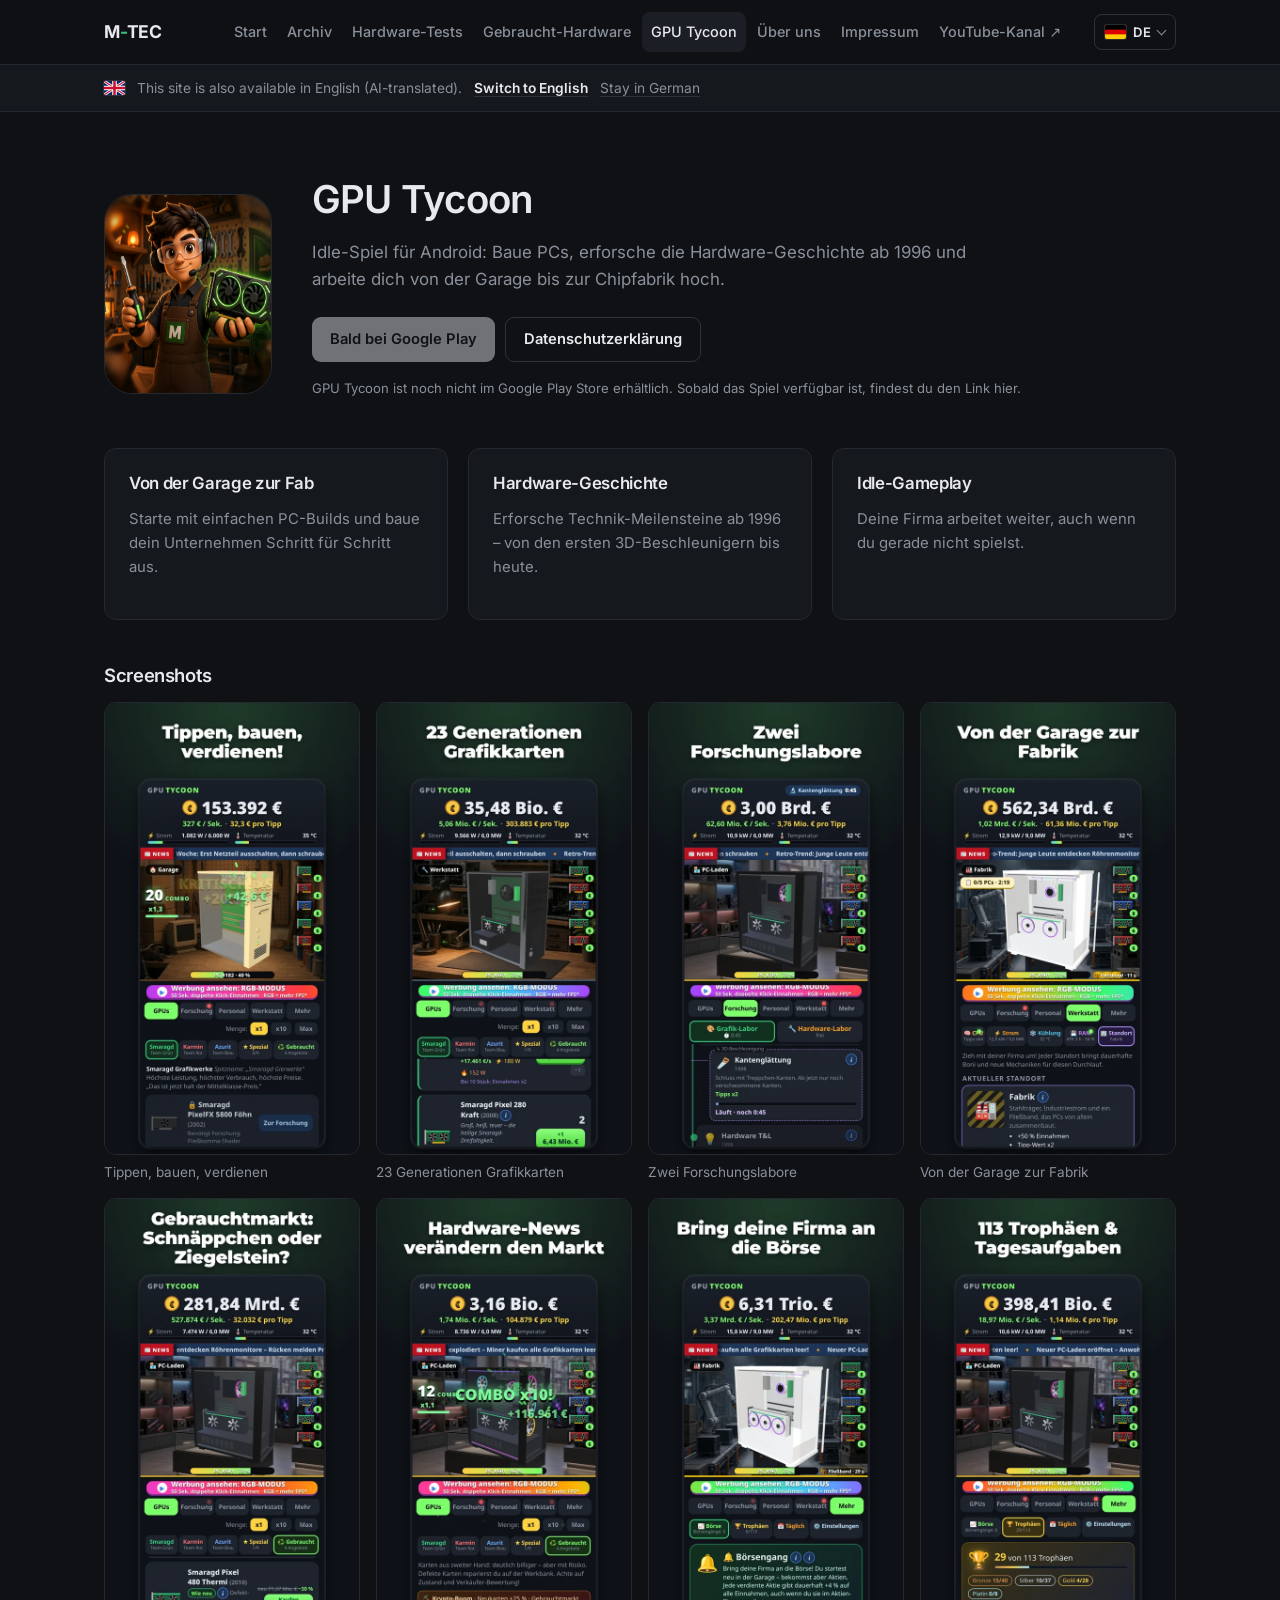
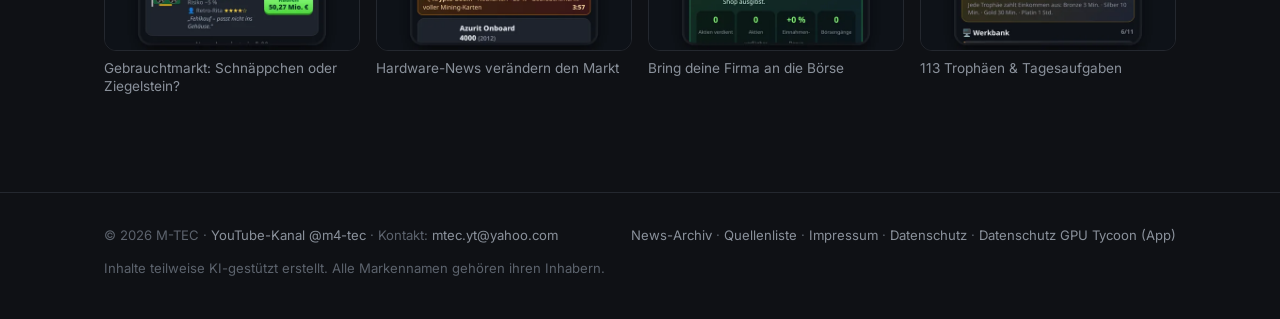
<file: hardware/gpu-tycoon.html>
<!doctype html>
<html lang="de">
<head>
<meta charset="utf-8">
<meta name="viewport" content="width=device-width,initial-scale=1">
<title data-i18n="t1c5a7a821f">GPU Tycoon – M-TEC</title>
<meta name="description" content="M-TEC: News und Leaks zu Hardware, Software und Games, dazu Hardware-Tests und Gebraucht-Hardware – vom Team M-TEC." data-i18n-attr="content:tddb9b400e4">
<link rel="icon" href="assets/img/gpu-tycoon-icon.png">
<link rel="stylesheet" href="assets/style.css?v=17d3315d1ff3">
<script src="assets/i18n.js?v=17d3315d1ff3"></script>
</head>
<body>
<header class="site-header"><div class="wrap">
<a class="brand" href="index.html"><b translate="no">M<i>-</i>TEC</b><small data-i18n="t7fa2831de9">Hardware, Software und Games</small></a>
<div class="lang-switch" id="lang-switch"></div>
<button class="nav-toggle" aria-label="Menü" aria-expanded="false" data-i18n-attr="aria-label:t0ebbd1b8c8">≡</button>
<nav class="nav"><a href="index.html" data-i18n="t952f375412">Start</a><a href="archiv.html" data-i18n="td9431e38c8">Archiv</a><a href="hardware-tests.html" data-i18n="ted1715b227">Hardware-Tests</a><a href="gebraucht.html" data-i18n="tca1c900748">Gebraucht-Hardware</a><a href="gpu-tycoon.html" class="active" aria-current="page" data-i18n="tb5d5c1a091">GPU Tycoon</a><a href="ueber-uns.html" data-i18n="t3c8c7b740f">Über uns</a><a href="impressum.html" data-i18n="t5c3175413b">Impressum</a><a href="https://www.youtube.com/@m4-tec" target="_blank" rel="noopener" class="nav-ext" data-i18n="tac9f0132bf">YouTube-Kanal ↗</a></nav>
</div></header>
<main>

<section class="page"><div class="wrap">
<div class="tycoon-hero">
<img src="assets/img/gpu-tycoon-icon.png" alt="GPU Tycoon App-Icon" width="200" height="200" data-i18n-attr="alt:tea5851583d">
<div><h1 data-i18n="tb5d5c1a091">GPU Tycoon</h1>
<p class="lead" data-i18n="t67c0cfdd01">Idle-Spiel für Android: Baue PCs, erforsche die Hardware-Geschichte ab 1996 und arbeite dich von der Garage bis zur Chipfabrik hoch.</p>
<p class="btn-row">
<a class="btn disabled" href="#" aria-disabled="true" data-i18n="t612288503c">Bald bei Google Play</a>
<a class="btn ghost" href="https://mtecyt.github.io/gpu-tycoon/privacy/" data-i18n="t874f2e9388">Datenschutzerklärung</a></p>
<p style="font-size:.82rem;color:var(--muted)" data-i18n="tb4ffac13b4">GPU Tycoon ist noch nicht im Google Play Store erhältlich. Sobald das Spiel verfügbar ist, findest du den Link hier.</p>
</div></div>
<div class="grid">
<div class="card"><h3 data-i18n="t31f2124834">Von der Garage zur Fab</h3><p data-i18n="te456404c12">Starte mit einfachen PC-Builds und baue dein Unternehmen Schritt für Schritt aus.</p></div>
<div class="card"><h3 data-i18n="t395c5c68d1">Hardware-Geschichte</h3><p data-i18n="t769a83a88c">Erforsche Technik-Meilensteine ab 1996 – von den ersten 3D-Beschleunigern bis heute.</p></div>
<div class="card"><h3 data-i18n="t0dca433439">Idle-Gameplay</h3><p data-i18n="t801338abc0">Deine Firma arbeitet weiter, auch wenn du gerade nicht spielst.</p></div>
</div>
<h2 class="section-title" data-i18n="t597b6356e6">Screenshots</h2>
<ul class="gallery" id="tycoon-gallery">
<li><button type="button" class="shot" data-full="assets/img/gpu-tycoon/01-werkbank.webp" data-caption="Tippen, bauen, verdienen" data-i18n-attr="data-caption:t41daa327d4"><img src="assets/img/gpu-tycoon/01-werkbank.webp" alt="Werkbank-Ansicht: In der Garage wird per Tippen ein PC zusammengebaut, oben Kontostand und Einnahmen pro Sekunde" width="540" height="960" loading="lazy" decoding="async" data-i18n-attr="alt:te16b342c3d"></button><span data-i18n="t41daa327d4">Tippen, bauen, verdienen</span></li>
<li><button type="button" class="shot" data-full="assets/img/gpu-tycoon/02-grafikkarten.webp" data-caption="23 Generationen Grafikkarten" data-i18n-attr="data-caption:t545bd7645c"><img src="assets/img/gpu-tycoon/02-grafikkarten.webp" alt="Werkstatt mit Grafikkarten-Liste: Karten verschiedener Generationen kaufen und verbessern" width="540" height="960" loading="lazy" decoding="async" data-i18n-attr="alt:te9cae22c17"></button><span data-i18n="t545bd7645c">23 Generationen Grafikkarten</span></li>
<li><button type="button" class="shot" data-full="assets/img/gpu-tycoon/03-forschung.webp" data-caption="Zwei Forschungslabore" data-i18n-attr="data-caption:t8fe53dacf4"><img src="assets/img/gpu-tycoon/03-forschung.webp" alt="Forschungs-Ansicht mit Grafik-Labor und Hardware-Labor und laufender Forschung „Kantenglättung“" width="540" height="960" loading="lazy" decoding="async" data-i18n-attr="alt:te6d101f5c3"></button><span data-i18n="t8fe53dacf4">Zwei Forschungslabore</span></li>
<li><button type="button" class="shot" data-full="assets/img/gpu-tycoon/04-fabrik.webp" data-caption="Von der Garage zur Fabrik" data-i18n-attr="data-caption:tf2cdba9562"><img src="assets/img/gpu-tycoon/04-fabrik.webp" alt="Standort Fabrik mit Fließband und Industrieroboter, darunter die Standort-Auswahl" width="540" height="960" loading="lazy" decoding="async" data-i18n-attr="alt:t2833afb00b"></button><span data-i18n="tf2cdba9562">Von der Garage zur Fabrik</span></li>
<li><button type="button" class="shot" data-full="assets/img/gpu-tycoon/05-gebrauchtmarkt.webp" data-caption="Gebrauchtmarkt: Schnäppchen oder Ziegelstein?" data-i18n-attr="data-caption:t5e55fcb27c"><img src="assets/img/gpu-tycoon/05-gebrauchtmarkt.webp" alt="Gebrauchtmarkt mit einer gebrauchten Grafikkarte samt Zustand, Preis und Kaufen-Knopf" width="540" height="960" loading="lazy" decoding="async" data-i18n-attr="alt:t60ad794775"></button><span data-i18n="t5e55fcb27c">Gebrauchtmarkt: Schnäppchen oder Ziegelstein?</span></li>
<li><button type="button" class="shot" data-full="assets/img/gpu-tycoon/06-news.webp" data-caption="Hardware-News verändern den Markt" data-i18n-attr="data-caption:tace79d7f9f"><img src="assets/img/gpu-tycoon/06-news.webp" alt="PC-Laden mit Combo-Anzeige und einer Marktmeldung über einen Krypto-Boom" width="540" height="960" loading="lazy" decoding="async" data-i18n-attr="alt:t4d83d8b361"></button><span data-i18n="tace79d7f9f">Hardware-News verändern den Markt</span></li>
<li><button type="button" class="shot" data-full="assets/img/gpu-tycoon/07-boerse.webp" data-caption="Bring deine Firma an die Börse" data-i18n-attr="data-caption:t26b4b5f681"><img src="assets/img/gpu-tycoon/07-boerse.webp" alt="Börsengang-Ansicht: Firma an die Börse bringen und Aktien ausgeben" width="540" height="960" loading="lazy" decoding="async" data-i18n-attr="alt:tbdbf4a9e3e"></button><span data-i18n="t26b4b5f681">Bring deine Firma an die Börse</span></li>
<li><button type="button" class="shot" data-full="assets/img/gpu-tycoon/08-trophaeen.webp" data-caption="113 Trophäen & Tagesaufgaben" data-i18n-attr="data-caption:t6afc4ec42b"><img src="assets/img/gpu-tycoon/08-trophaeen.webp" alt="Trophäen-Übersicht mit 29 von 113 Trophäen in Bronze, Silber, Gold und Platin" width="540" height="960" loading="lazy" decoding="async" data-i18n-attr="alt:taf176bb336"></button><span data-i18n="t6afc4ec42b">113 Trophäen & Tagesaufgaben</span></li>
</ul>
<dialog class="lightbox" id="lightbox" aria-label="Screenshot-Großansicht" data-i18n-attr="aria-label:te59fec0d12">
<button type="button" class="lb-close" aria-label="Schließen" data-i18n-attr="aria-label:t44424b1870">×</button>
<button type="button" class="lb-nav lb-prev" aria-label="Vorheriger Screenshot" data-i18n-attr="aria-label:tc209be0342">←</button>
<figure><img alt=""><figcaption></figcaption></figure>
<button type="button" class="lb-nav lb-next" aria-label="Nächster Screenshot" data-i18n-attr="aria-label:t7e89e2f31a">→</button>
</dialog>
</div></section>
</main>
<footer class="site-footer"><div class="wrap">
<div data-i18n="t42ddd58251">© 2026 M-TEC · <a href="https://www.youtube.com/@m4-tec" target="_blank" rel="noopener">YouTube-Kanal @m4-tec</a> · Kontakt: <a href="mailto:mtec.yt@yahoo.com">mtec.yt@yahoo.com</a></div>
<div><a href="archiv.html" data-i18n="t83c33d3e51">News-Archiv</a> · <a href="quellen.html" data-i18n="t606e08cdd5">Quellenliste</a> · <a href="impressum.html" data-i18n="t5c3175413b">Impressum</a> · <a href="datenschutz.html" data-i18n="t606838b247">Datenschutz</a> · <a href="https://mtecyt.github.io/gpu-tycoon/privacy/" data-i18n="tdf00029c14">Datenschutz GPU Tycoon (App)</a></div>
<div style="flex-basis:100%" data-i18n="tce05a1577e">Inhalte teilweise KI-gestützt erstellt. Alle Markennamen gehören ihren Inhabern.</div>
</div></footer>
<script src="assets/app.js?v=17d3315d1ff3" defer></script>

</body>
</html>
</file>
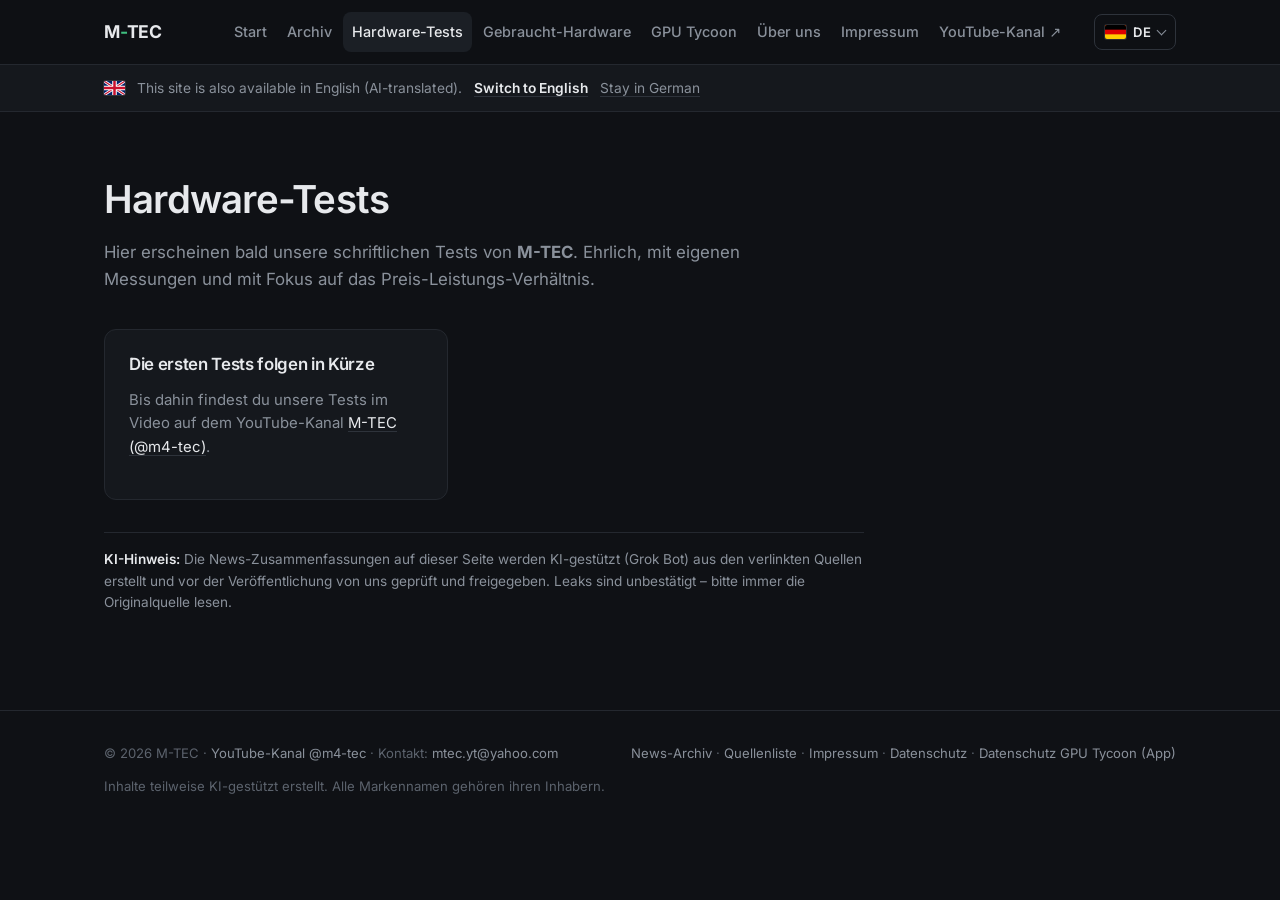
<file: hardware/hardware-tests.html>
<!doctype html>
<html lang="de">
<head>
<meta charset="utf-8">
<meta name="viewport" content="width=device-width,initial-scale=1">
<title data-i18n="td89cd30f0c">Hardware-Tests – M-TEC</title>
<meta name="description" content="M-TEC: News und Leaks zu Hardware, Software und Games, dazu Hardware-Tests und Gebraucht-Hardware – vom Team M-TEC." data-i18n-attr="content:tddb9b400e4">
<link rel="icon" href="assets/img/gpu-tycoon-icon.png">
<link rel="stylesheet" href="assets/style.css?v=17d3315d1ff3">
<script src="assets/i18n.js?v=17d3315d1ff3"></script>
</head>
<body>
<header class="site-header"><div class="wrap">
<a class="brand" href="index.html"><b translate="no">M<i>-</i>TEC</b><small data-i18n="t7fa2831de9">Hardware, Software und Games</small></a>
<div class="lang-switch" id="lang-switch"></div>
<button class="nav-toggle" aria-label="Menü" aria-expanded="false" data-i18n-attr="aria-label:t0ebbd1b8c8">≡</button>
<nav class="nav"><a href="index.html" data-i18n="t952f375412">Start</a><a href="archiv.html" data-i18n="td9431e38c8">Archiv</a><a href="hardware-tests.html" class="active" aria-current="page" data-i18n="ted1715b227">Hardware-Tests</a><a href="gebraucht.html" data-i18n="tca1c900748">Gebraucht-Hardware</a><a href="gpu-tycoon.html" data-i18n="tb5d5c1a091">GPU Tycoon</a><a href="ueber-uns.html" data-i18n="t3c8c7b740f">Über uns</a><a href="impressum.html" data-i18n="t5c3175413b">Impressum</a><a href="https://www.youtube.com/@m4-tec" target="_blank" rel="noopener" class="nav-ext" data-i18n="tac9f0132bf">YouTube-Kanal ↗</a></nav>
</div></header>
<main>

<section class="page"><div class="wrap">
<h1 data-i18n="ted1715b227">Hardware-Tests</h1>
<p class="lead" data-i18n="t894a4d7e45">Hier erscheinen bald unsere schriftlichen Tests von <b>M-TEC</b>. Ehrlich, mit eigenen Messungen und mit Fokus auf das Preis-Leistungs-Verhältnis.</p>
<div class="grid">
<div class="card"><h3 data-i18n="t9a41767c98">Die ersten Tests folgen in Kürze</h3><p data-i18n="t6ac97ef2f6">Bis dahin findest du unsere Tests im Video auf dem YouTube-Kanal <a href="https://www.youtube.com/@m4-tec" target="_blank" rel="noopener">M-TEC (@m4-tec)</a>.</p></div>
</div>
<div class="ai-note"><div data-i18n="t86195df0c7"><b>KI-Hinweis:</b> Die News-Zusammenfassungen auf dieser Seite werden KI-gestützt (Grok Bot) aus den verlinkten Quellen erstellt und vor der Veröffentlichung von uns geprüft und freigegeben. Leaks sind unbestätigt – bitte immer die Originalquelle lesen.</div></div>
</div></section>
</main>
<footer class="site-footer"><div class="wrap">
<div data-i18n="t42ddd58251">© 2026 M-TEC · <a href="https://www.youtube.com/@m4-tec" target="_blank" rel="noopener">YouTube-Kanal @m4-tec</a> · Kontakt: <a href="mailto:mtec.yt@yahoo.com">mtec.yt@yahoo.com</a></div>
<div><a href="archiv.html" data-i18n="t83c33d3e51">News-Archiv</a> · <a href="quellen.html" data-i18n="t606e08cdd5">Quellenliste</a> · <a href="impressum.html" data-i18n="t5c3175413b">Impressum</a> · <a href="datenschutz.html" data-i18n="t606838b247">Datenschutz</a> · <a href="https://mtecyt.github.io/gpu-tycoon/privacy/" data-i18n="tdf00029c14">Datenschutz GPU Tycoon (App)</a></div>
<div style="flex-basis:100%" data-i18n="tce05a1577e">Inhalte teilweise KI-gestützt erstellt. Alle Markennamen gehören ihren Inhabern.</div>
</div></footer>
<script src="assets/app.js?v=17d3315d1ff3" defer></script>

</body>
</html>
</file>
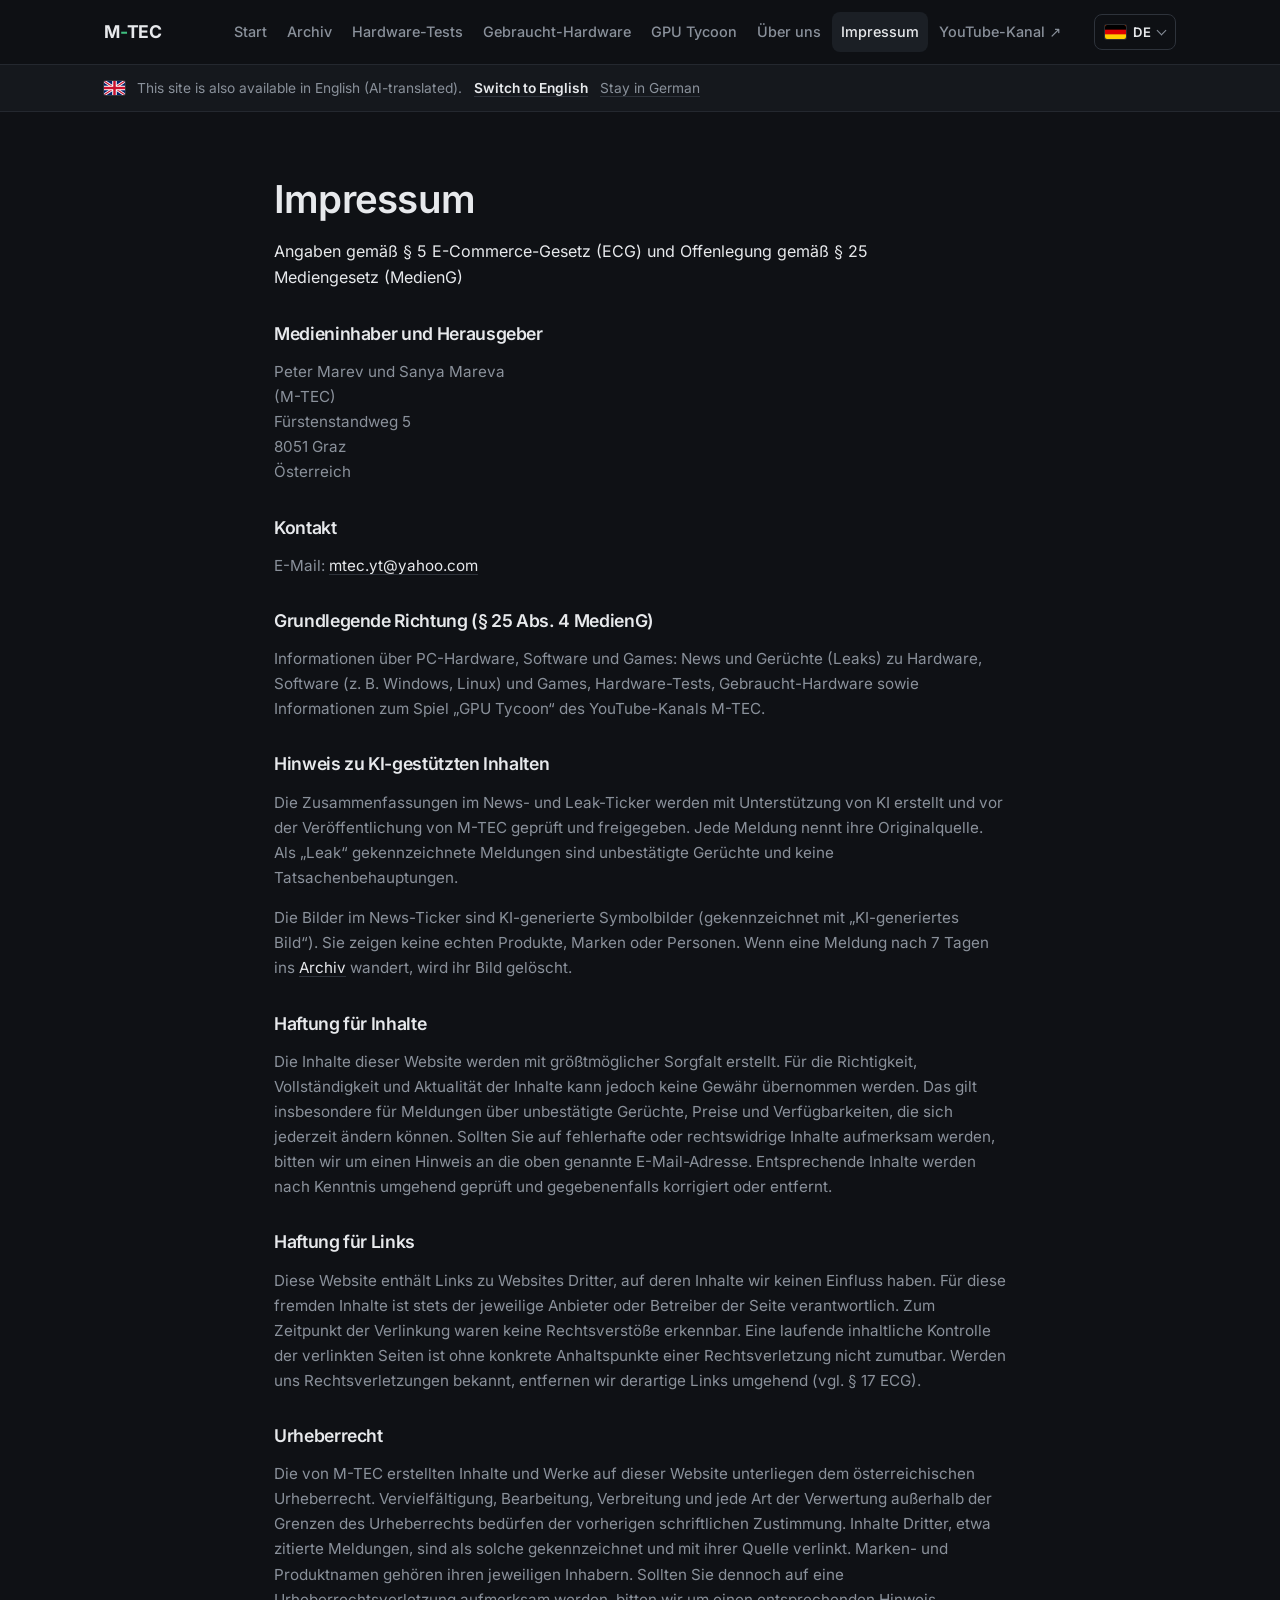
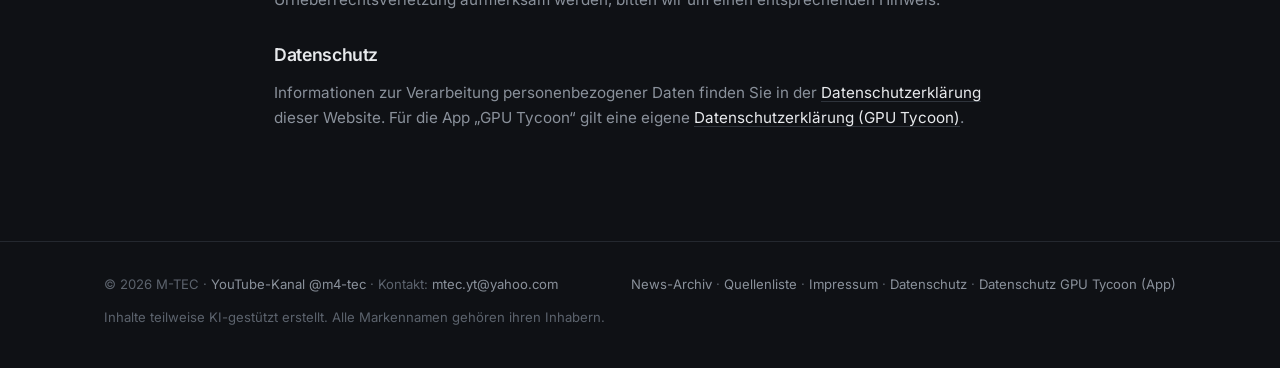
<file: hardware/impressum.html>
<!doctype html>
<html lang="de">
<head>
<meta charset="utf-8">
<meta name="viewport" content="width=device-width,initial-scale=1">
<title data-i18n="t65e512148c">Impressum – M-TEC</title>
<meta name="description" content="Impressum von M-TEC gemäß § 5 ECG und § 25 MedienG." data-i18n-attr="content:te5760a0fe6">
<link rel="icon" href="assets/img/gpu-tycoon-icon.png">
<link rel="stylesheet" href="assets/style.css?v=17d3315d1ff3">
<script src="assets/i18n.js?v=17d3315d1ff3"></script>
</head>
<body>
<header class="site-header"><div class="wrap">
<a class="brand" href="index.html"><b translate="no">M<i>-</i>TEC</b><small data-i18n="t7fa2831de9">Hardware, Software und Games</small></a>
<div class="lang-switch" id="lang-switch"></div>
<button class="nav-toggle" aria-label="Menü" aria-expanded="false" data-i18n-attr="aria-label:t0ebbd1b8c8">≡</button>
<nav class="nav"><a href="index.html" data-i18n="t952f375412">Start</a><a href="archiv.html" data-i18n="td9431e38c8">Archiv</a><a href="hardware-tests.html" data-i18n="ted1715b227">Hardware-Tests</a><a href="gebraucht.html" data-i18n="tca1c900748">Gebraucht-Hardware</a><a href="gpu-tycoon.html" data-i18n="tb5d5c1a091">GPU Tycoon</a><a href="ueber-uns.html" data-i18n="t3c8c7b740f">Über uns</a><a href="impressum.html" class="active" aria-current="page" data-i18n="t5c3175413b">Impressum</a><a href="https://www.youtube.com/@m4-tec" target="_blank" rel="noopener" class="nav-ext" data-i18n="tac9f0132bf">YouTube-Kanal ↗</a></nav>
</div></header>
<main>
<section class="page"><div class="wrap legal" lang="de" data-i18n-skip>
<h1>Impressum</h1>
<p class="lead">Angaben gemäß § 5 E-Commerce-Gesetz (ECG) und Offenlegung gemäß § 25 Mediengesetz (MedienG)</p>

<h2>Medieninhaber und Herausgeber</h2>
<p>Peter Marev und Sanya Mareva<br>(M-TEC)<br>Fürstenstandweg 5<br>8051 Graz<br>Österreich</p>

<h2>Kontakt</h2>
<p>E-Mail: <a href="mailto:mtec.yt@yahoo.com">mtec.yt@yahoo.com</a></p>

<h2>Grundlegende Richtung (§ 25 Abs. 4 MedienG)</h2>
<p>Informationen über PC-Hardware, Software und Games: News und Gerüchte (Leaks) zu Hardware, Software (z. B. Windows, Linux) und Games, Hardware-Tests, Gebraucht-Hardware sowie Informationen zum Spiel „GPU Tycoon“ des YouTube-Kanals M-TEC.</p>

<h2>Hinweis zu KI-gestützten Inhalten</h2>
<p>Die Zusammenfassungen im News- und Leak-Ticker werden mit Unterstützung von KI erstellt und vor der Veröffentlichung von M-TEC geprüft und freigegeben. Jede Meldung nennt ihre Originalquelle. Als „Leak“ gekennzeichnete Meldungen sind unbestätigte Gerüchte und keine Tatsachenbehauptungen.</p>
<p>Die Bilder im News-Ticker sind KI-generierte Symbolbilder (gekennzeichnet mit „KI-generiertes Bild“). Sie zeigen keine echten Produkte, Marken oder Personen. Wenn eine Meldung nach 7 Tagen ins <a href="archiv.html">Archiv</a> wandert, wird ihr Bild gelöscht.</p>

<h2>Haftung für Inhalte</h2>
<p>Die Inhalte dieser Website werden mit größtmöglicher Sorgfalt erstellt. Für die Richtigkeit, Vollständigkeit und Aktualität der Inhalte kann jedoch keine Gewähr übernommen werden. Das gilt insbesondere für Meldungen über unbestätigte Gerüchte, Preise und Verfügbarkeiten, die sich jederzeit ändern können. Sollten Sie auf fehlerhafte oder rechtswidrige Inhalte aufmerksam werden, bitten wir um einen Hinweis an die oben genannte E-Mail-Adresse. Entsprechende Inhalte werden nach Kenntnis umgehend geprüft und gegebenenfalls korrigiert oder entfernt.</p>

<h2>Haftung für Links</h2>
<p>Diese Website enthält Links zu Websites Dritter, auf deren Inhalte wir keinen Einfluss haben. Für diese fremden Inhalte ist stets der jeweilige Anbieter oder Betreiber der Seite verantwortlich. Zum Zeitpunkt der Verlinkung waren keine Rechtsverstöße erkennbar. Eine laufende inhaltliche Kontrolle der verlinkten Seiten ist ohne konkrete Anhaltspunkte einer Rechtsverletzung nicht zumutbar. Werden uns Rechtsverletzungen bekannt, entfernen wir derartige Links umgehend (vgl. § 17 ECG).</p>

<h2>Urheberrecht</h2>
<p>Die von M-TEC erstellten Inhalte und Werke auf dieser Website unterliegen dem österreichischen Urheberrecht. Vervielfältigung, Bearbeitung, Verbreitung und jede Art der Verwertung außerhalb der Grenzen des Urheberrechts bedürfen der vorherigen schriftlichen Zustimmung. Inhalte Dritter, etwa zitierte Meldungen, sind als solche gekennzeichnet und mit ihrer Quelle verlinkt. Marken- und Produktnamen gehören ihren jeweiligen Inhabern. Sollten Sie dennoch auf eine Urheberrechtsverletzung aufmerksam werden, bitten wir um einen entsprechenden Hinweis.</p>

<h2>Datenschutz</h2>
<p>Informationen zur Verarbeitung personenbezogener Daten finden Sie in der <a href="datenschutz.html">Datenschutzerklärung</a> dieser Website. Für die App „GPU Tycoon“ gilt eine eigene <a href="https://mtecyt.github.io/gpu-tycoon/privacy/">Datenschutzerklärung (GPU Tycoon)</a>.</p>
</div></section>
</main>
<footer class="site-footer"><div class="wrap">
<div data-i18n="t42ddd58251">© 2026 M-TEC · <a href="https://www.youtube.com/@m4-tec" target="_blank" rel="noopener">YouTube-Kanal @m4-tec</a> · Kontakt: <a href="mailto:mtec.yt@yahoo.com">mtec.yt@yahoo.com</a></div>
<div><a href="archiv.html" data-i18n="t83c33d3e51">News-Archiv</a> · <a href="quellen.html" data-i18n="t606e08cdd5">Quellenliste</a> · <a href="impressum.html" data-i18n="t5c3175413b">Impressum</a> · <a href="datenschutz.html" data-i18n="t606838b247">Datenschutz</a> · <a href="https://mtecyt.github.io/gpu-tycoon/privacy/" data-i18n="tdf00029c14">Datenschutz GPU Tycoon (App)</a></div>
<div style="flex-basis:100%" data-i18n="tce05a1577e">Inhalte teilweise KI-gestützt erstellt. Alle Markennamen gehören ihren Inhabern.</div>
</div></footer>
<script src="assets/app.js?v=17d3315d1ff3" defer></script>

</body>
</html>
</file>
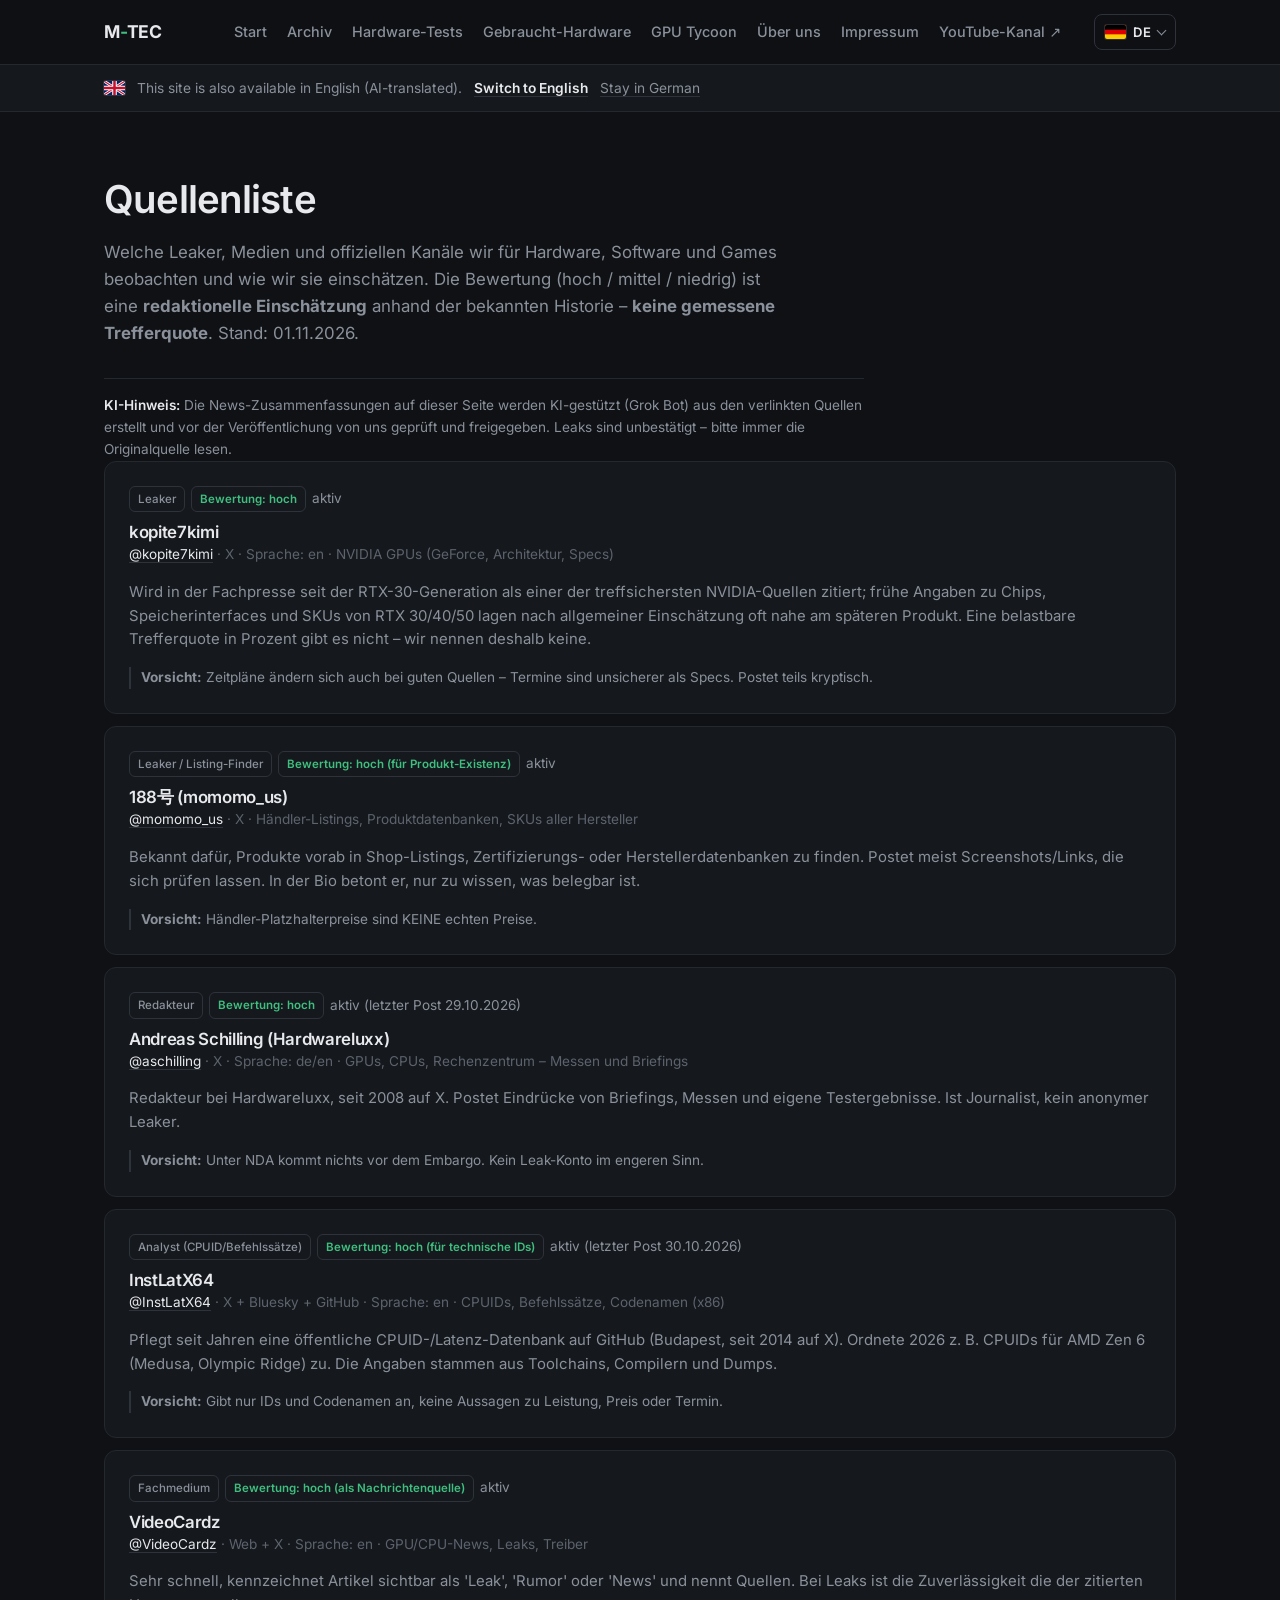
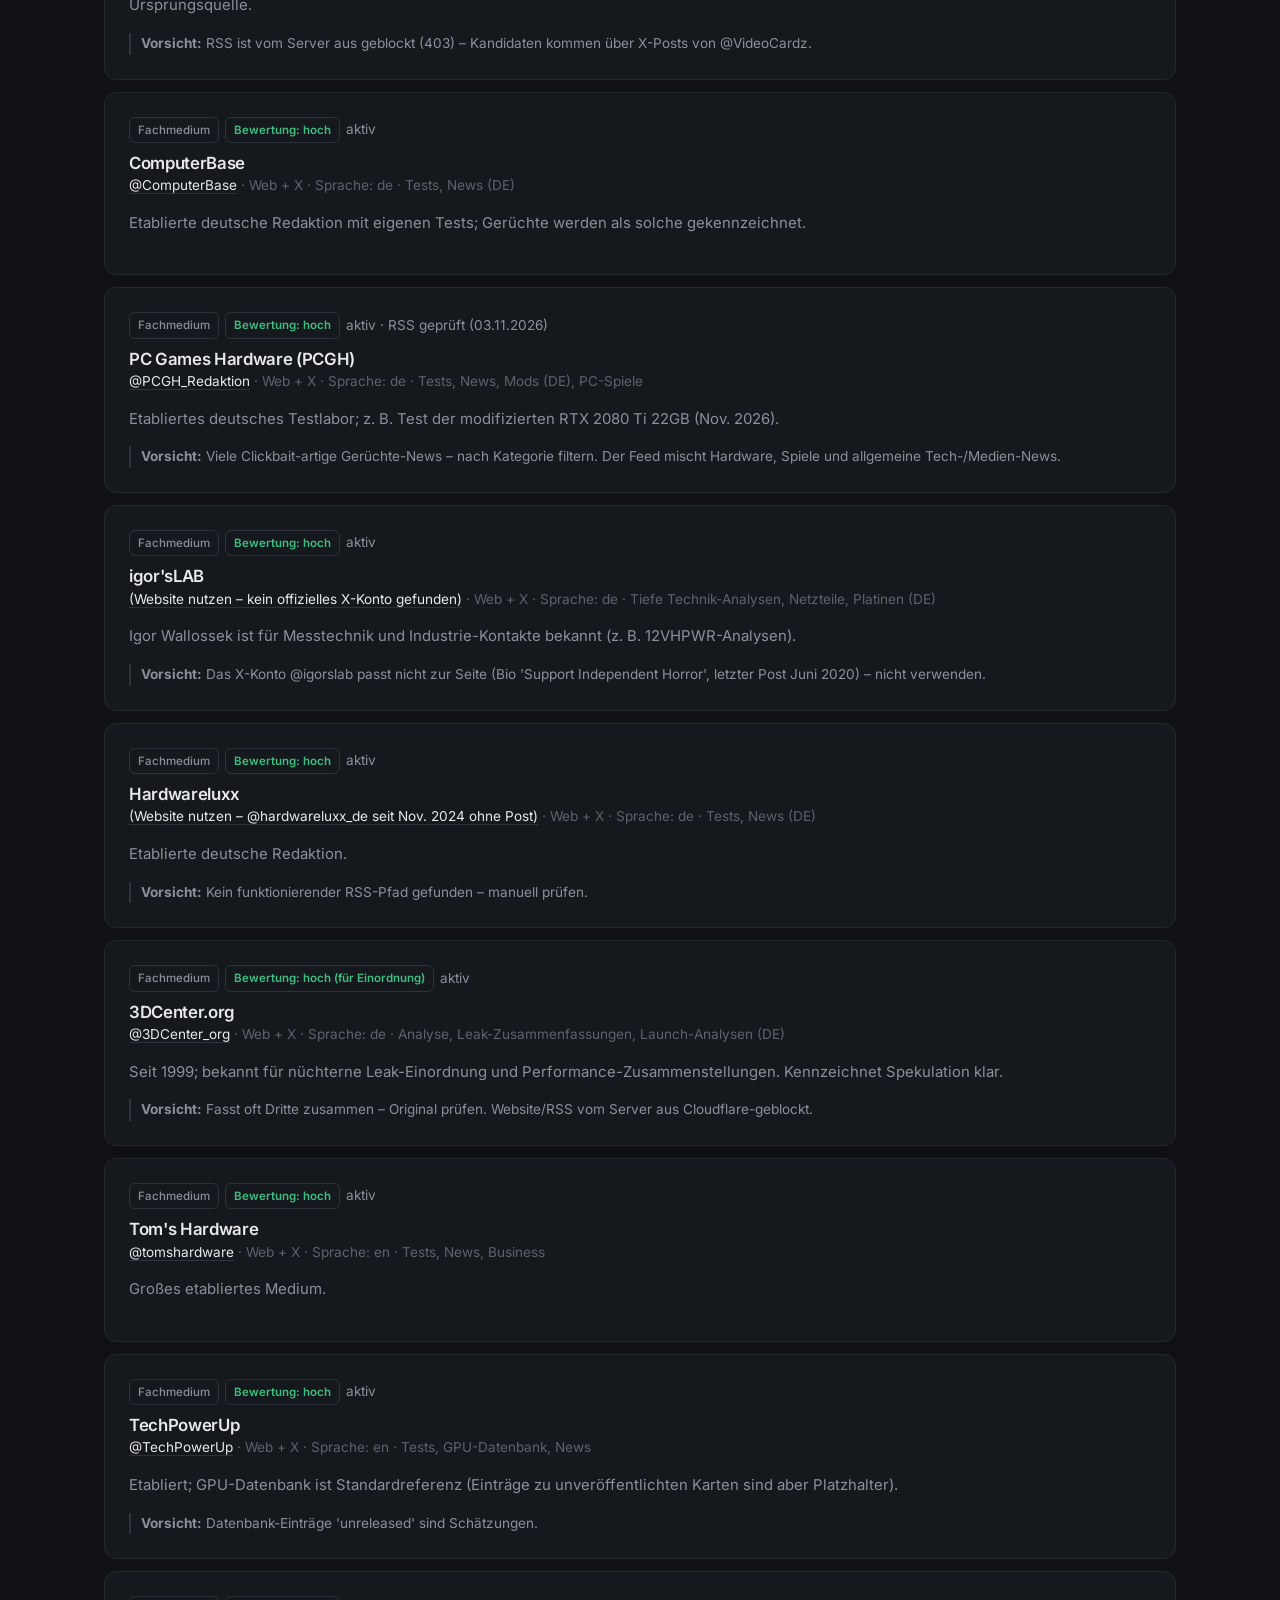
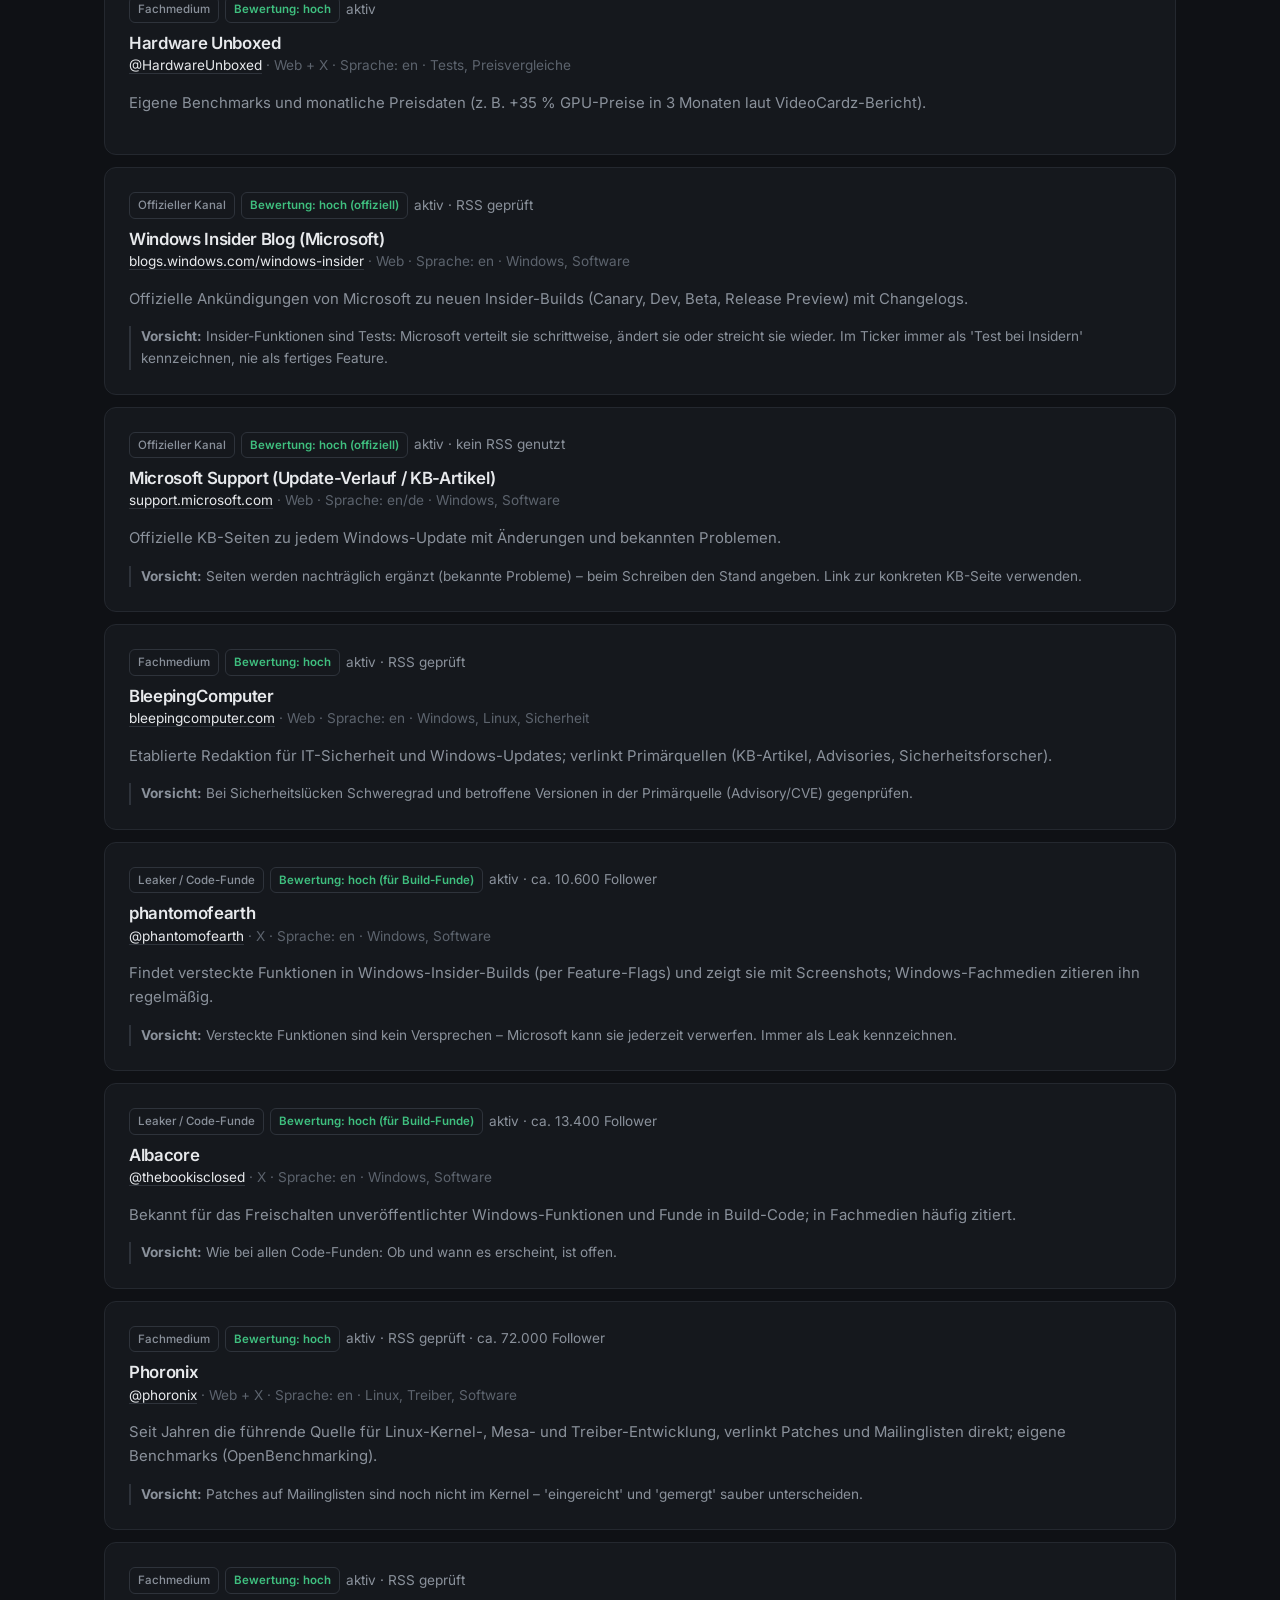
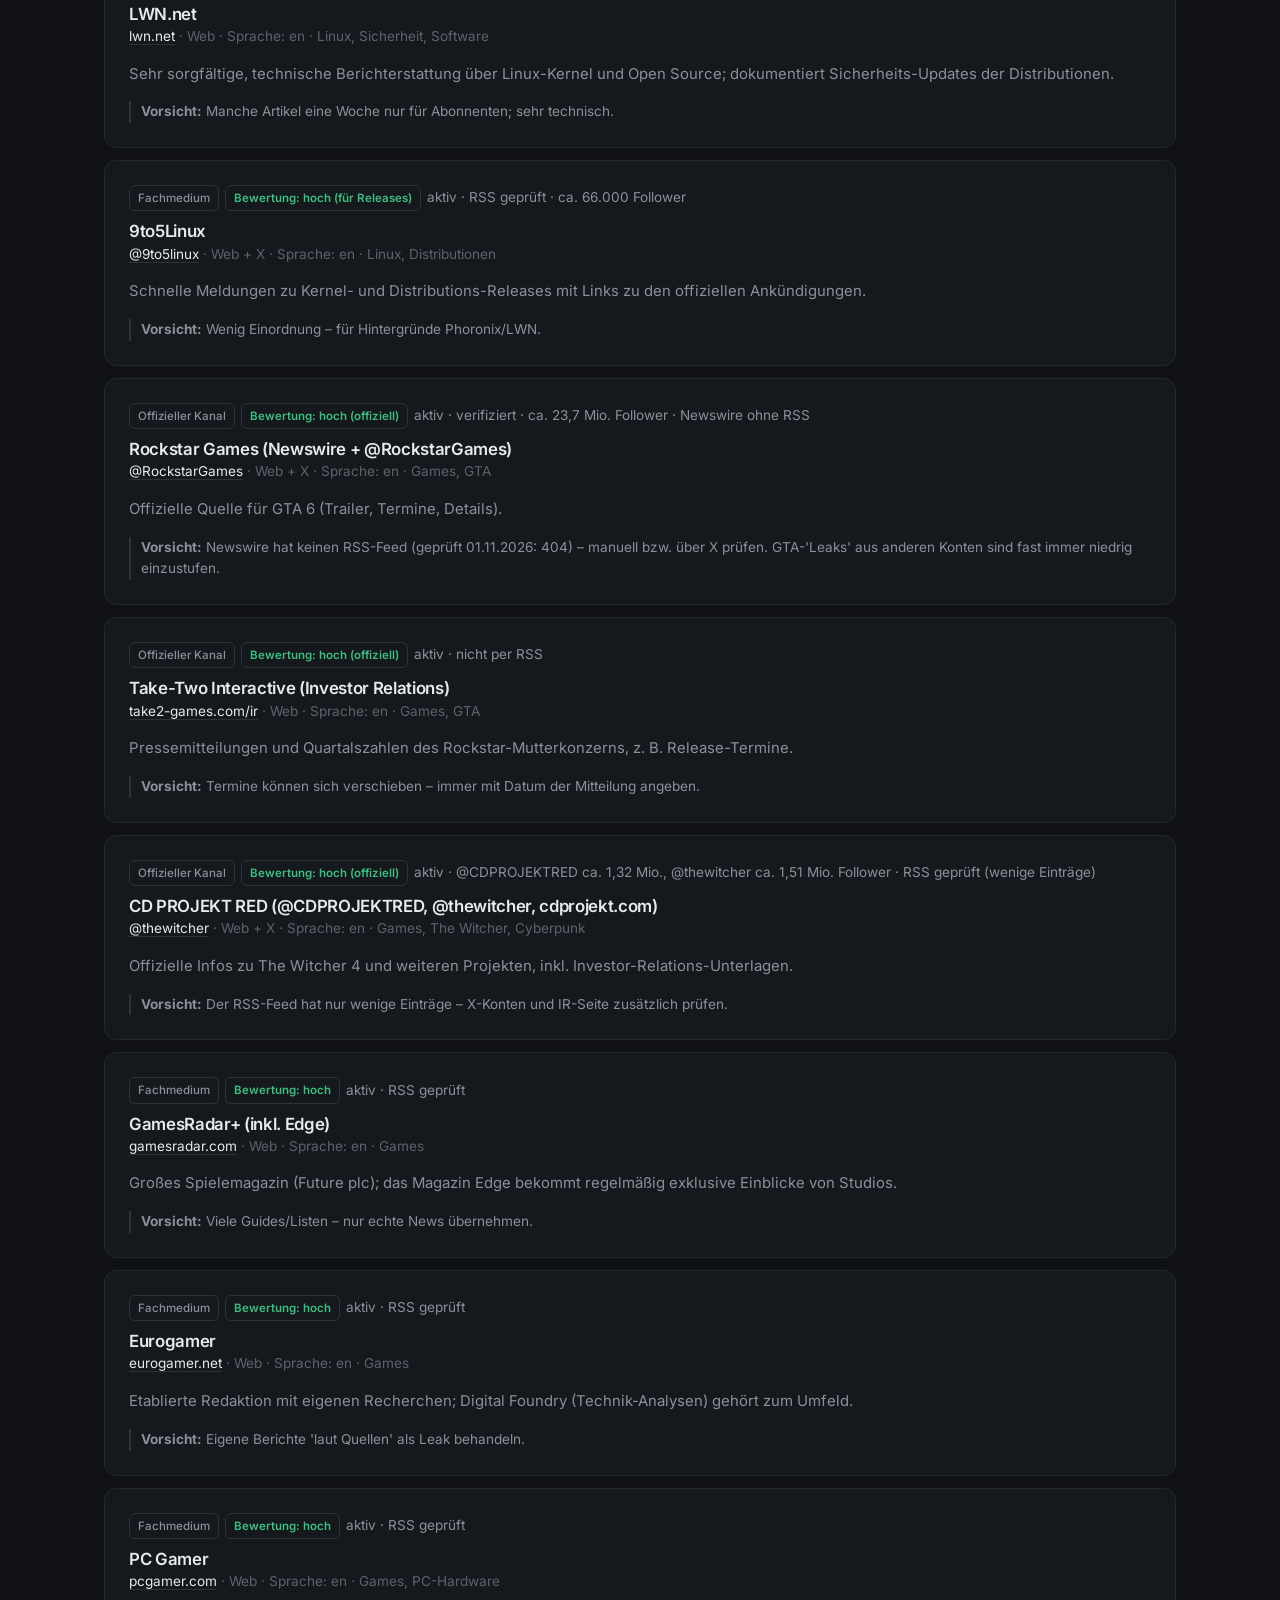
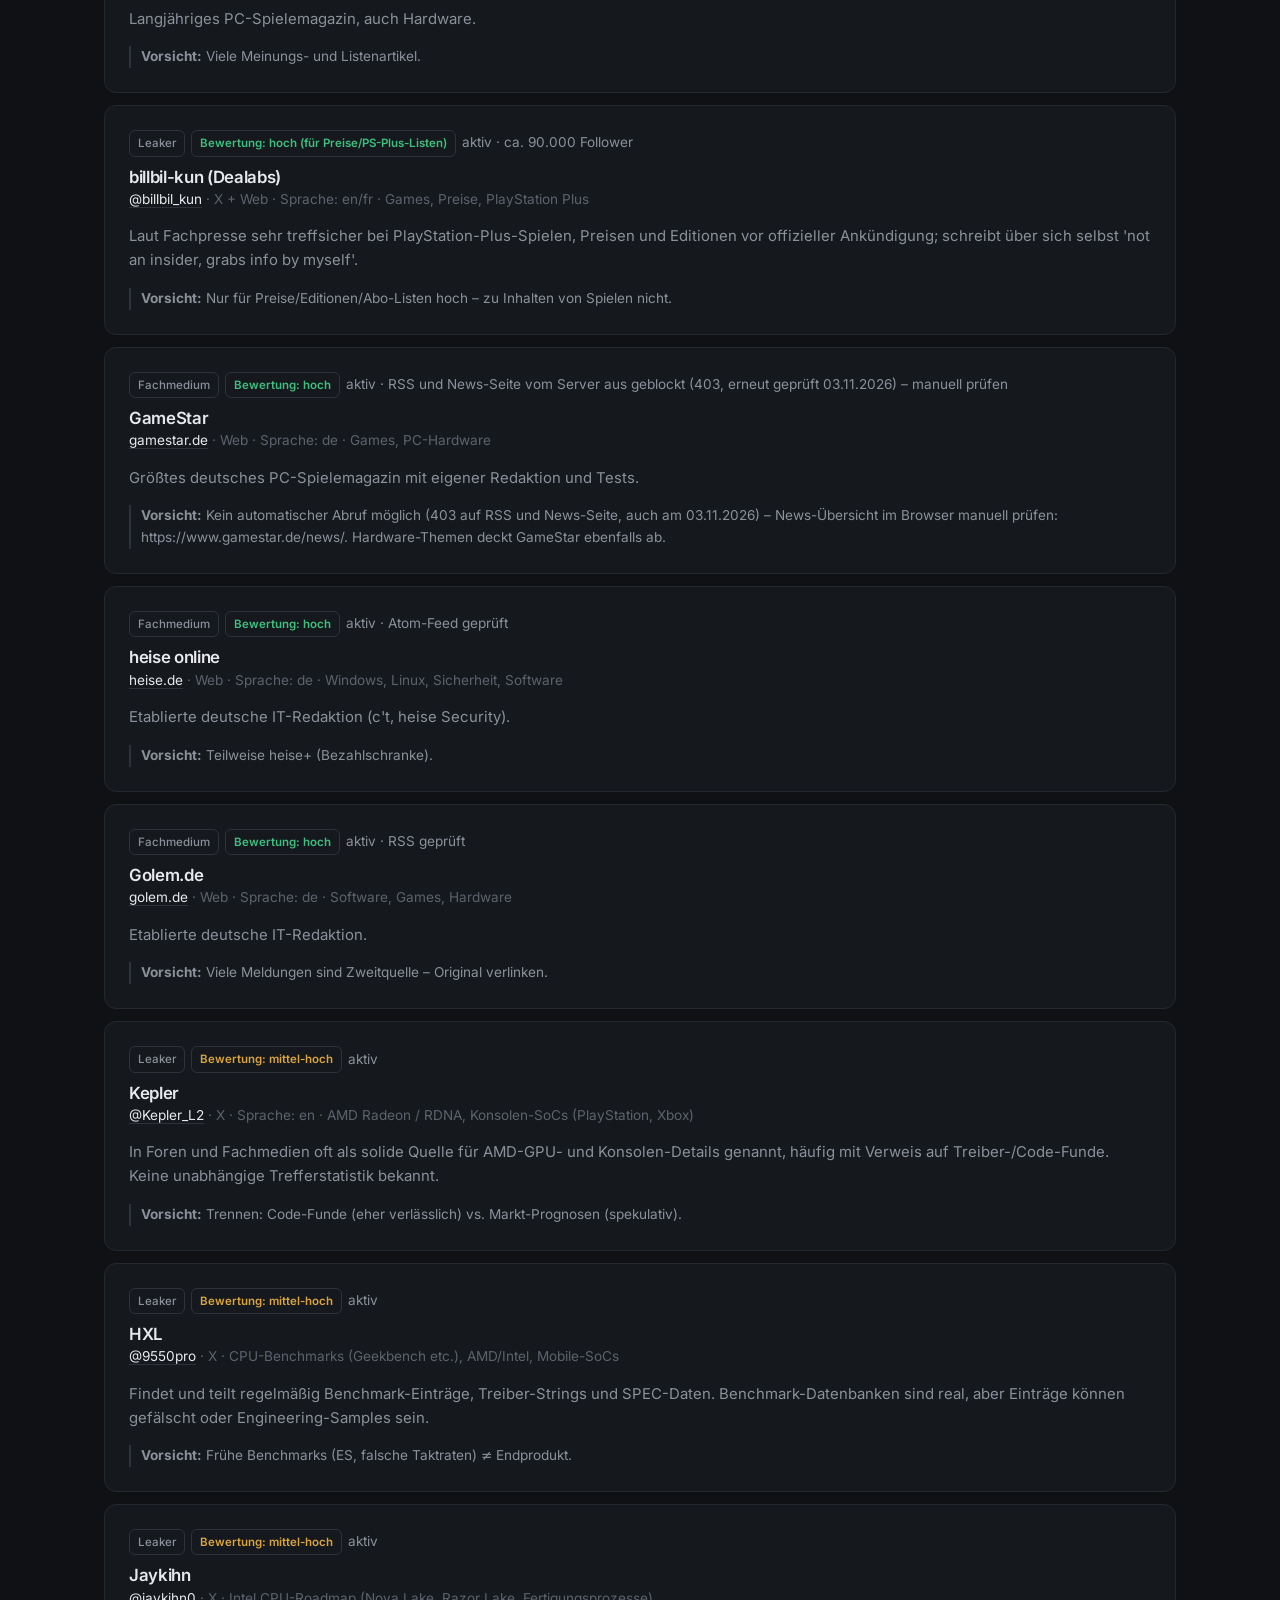
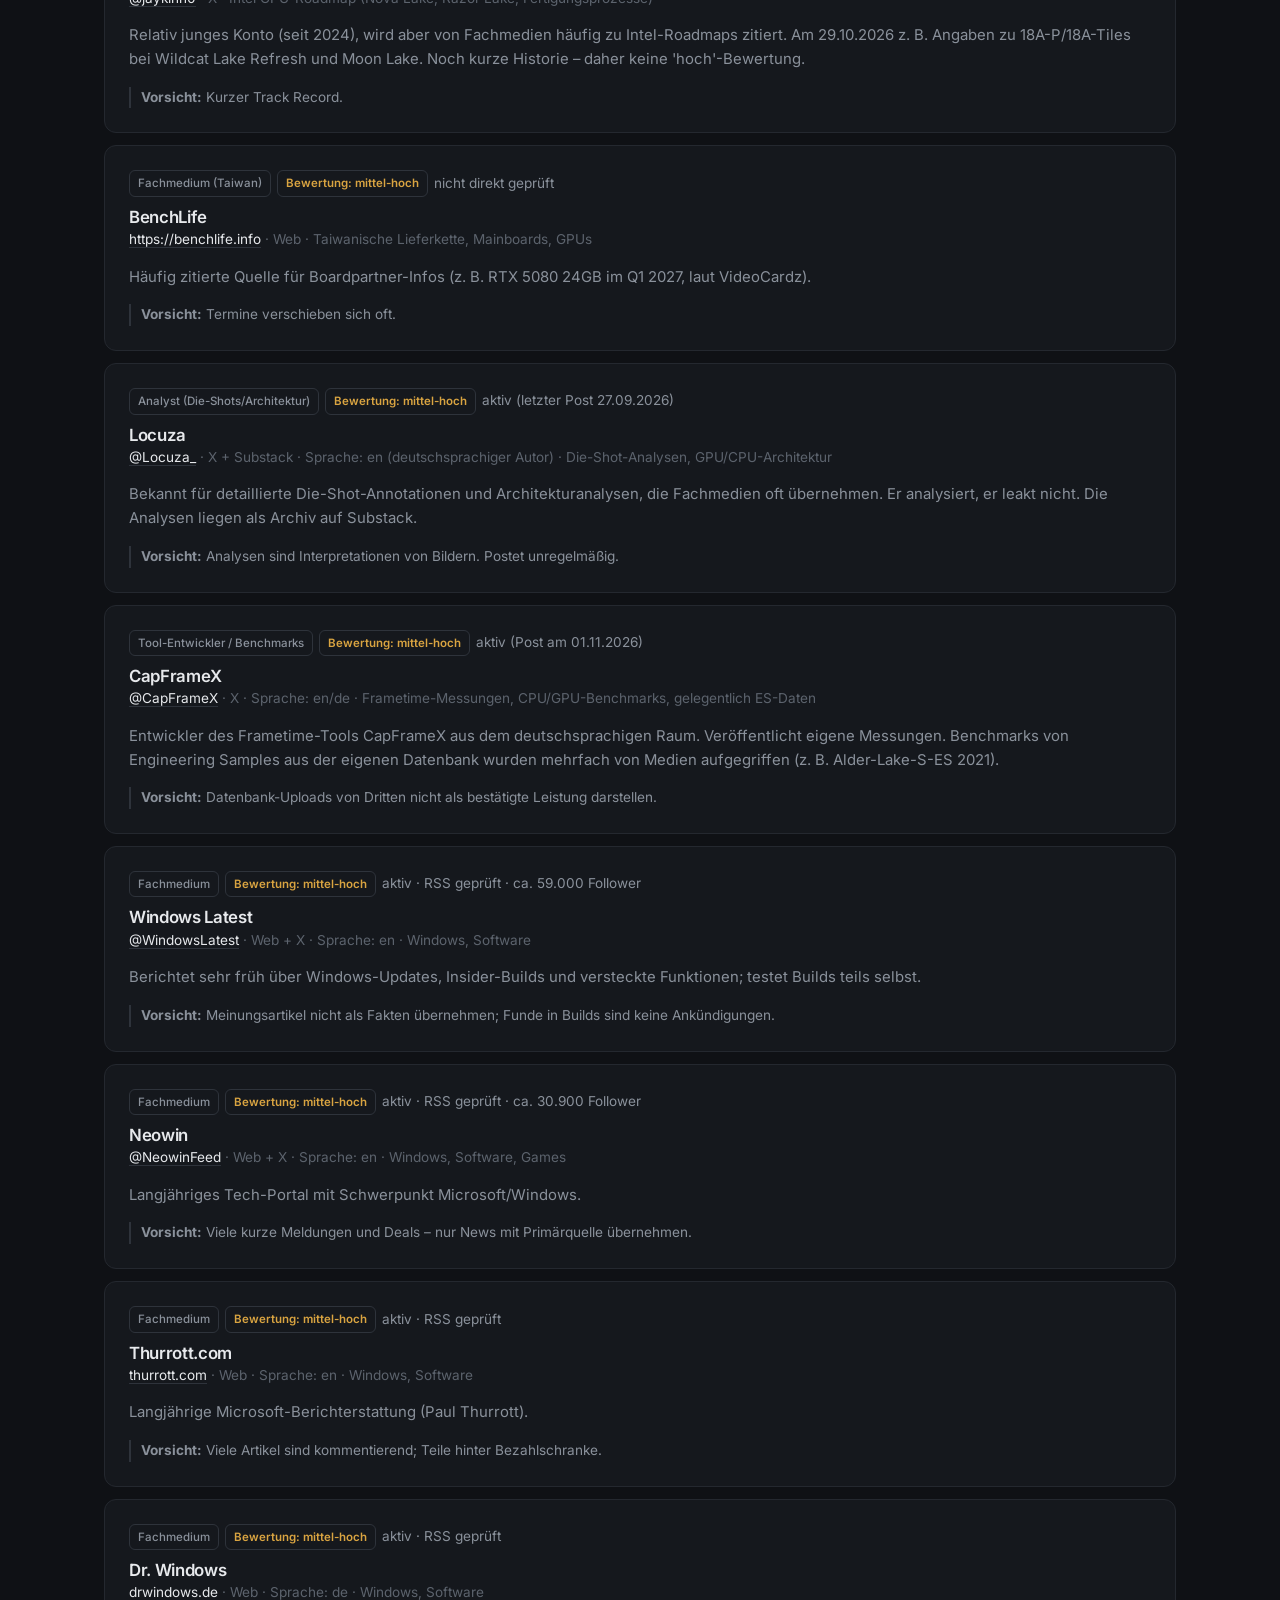
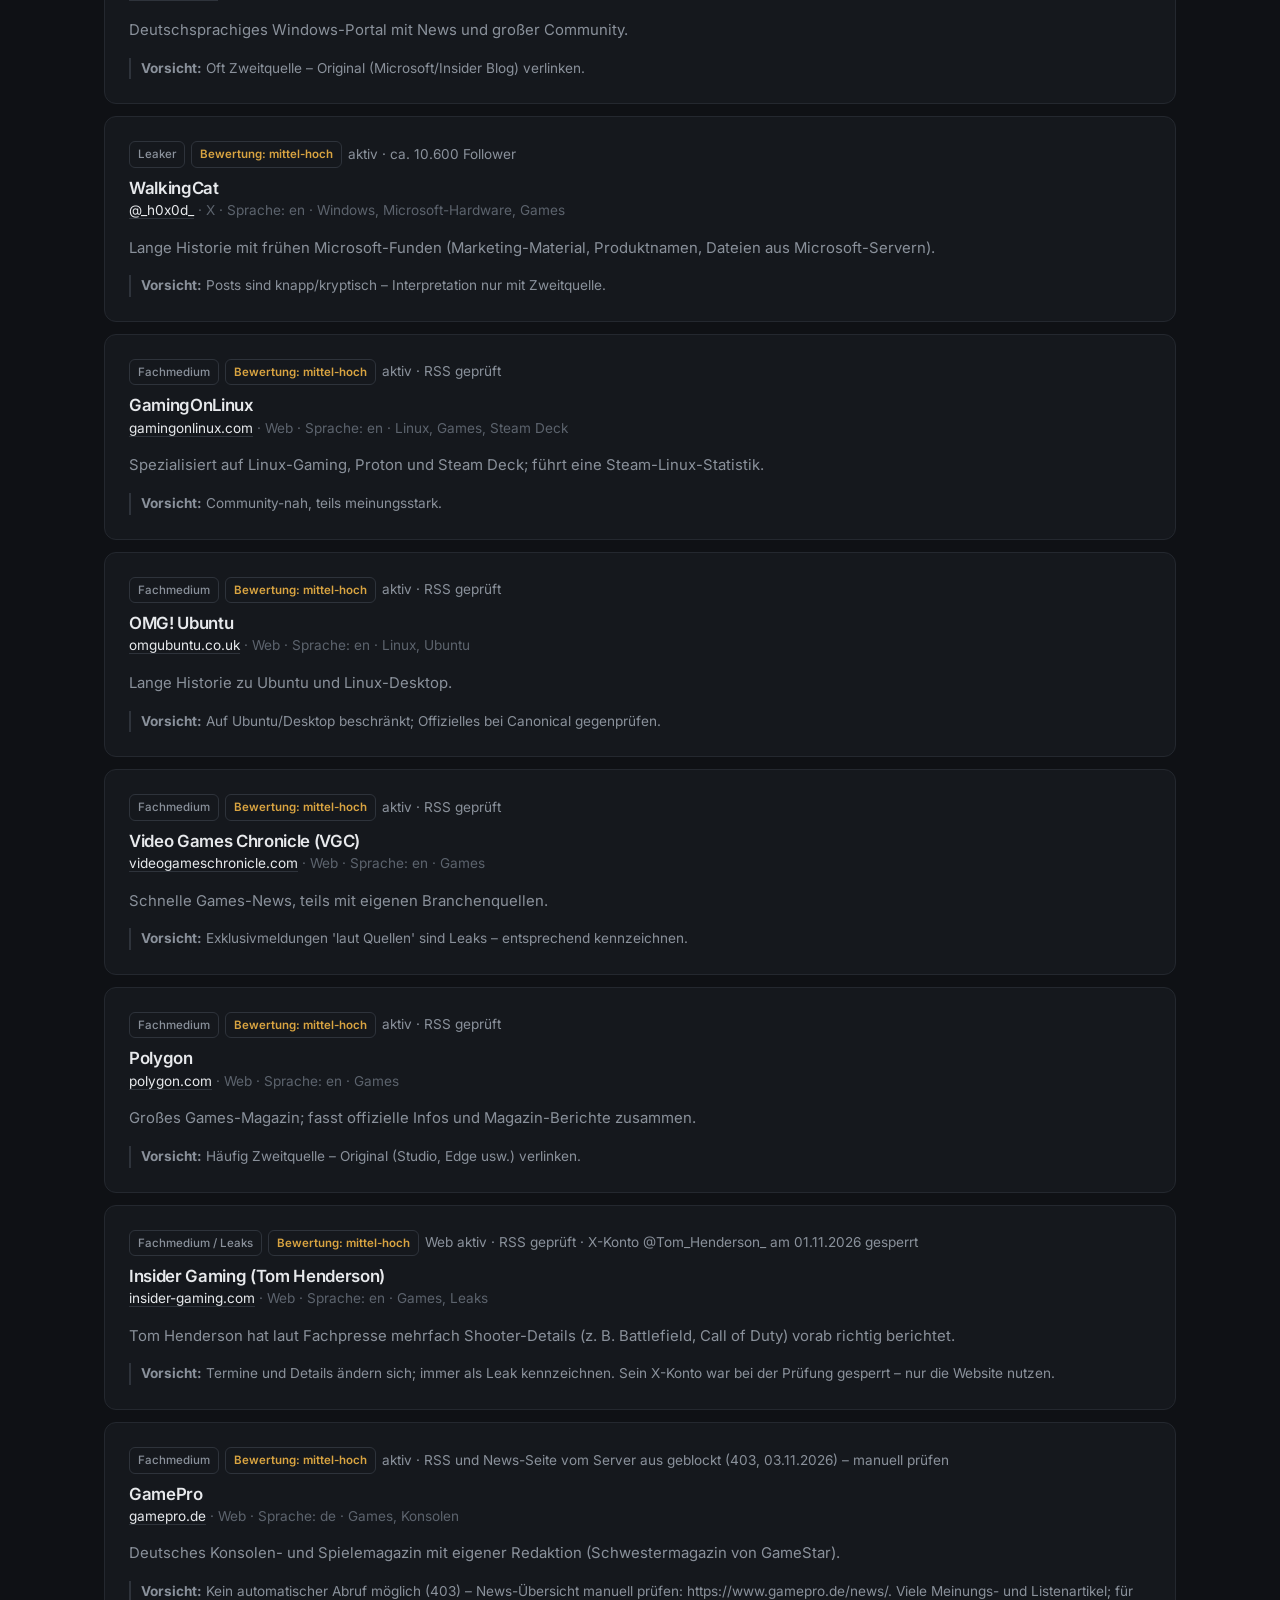
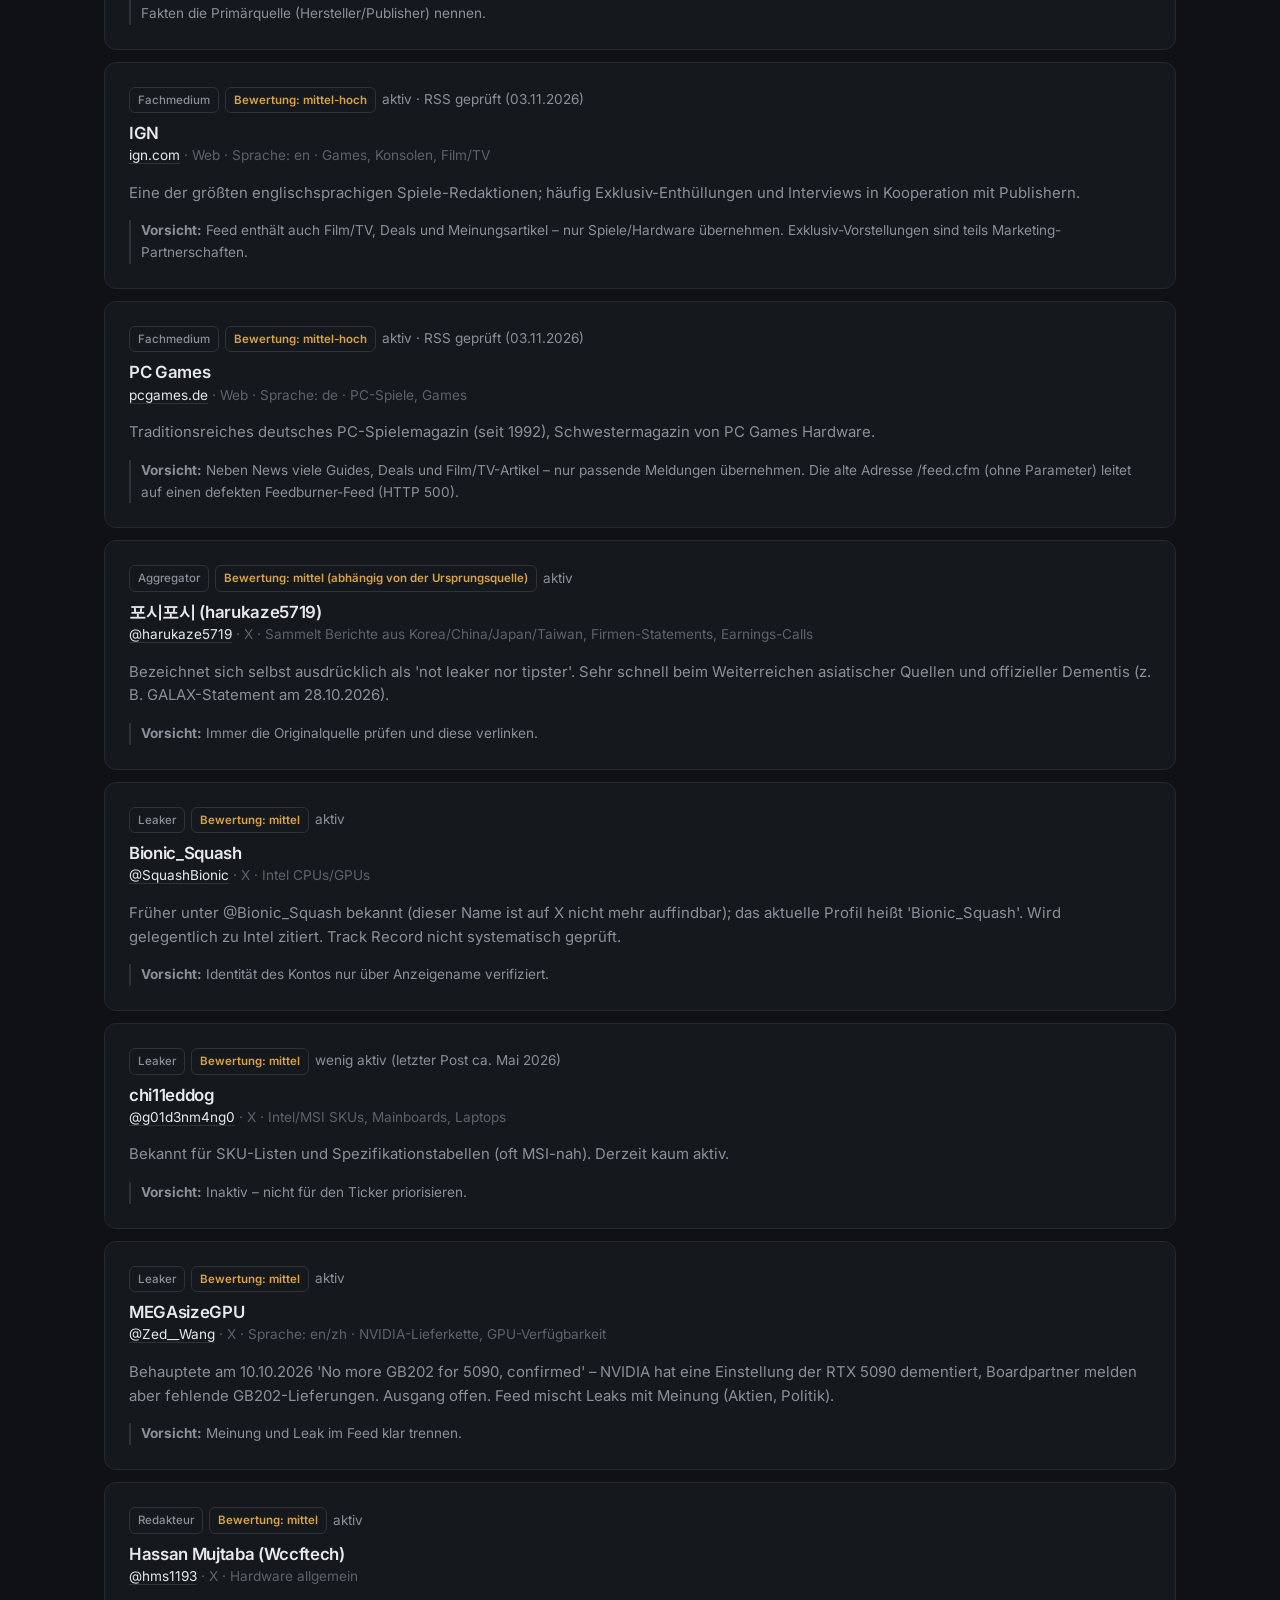
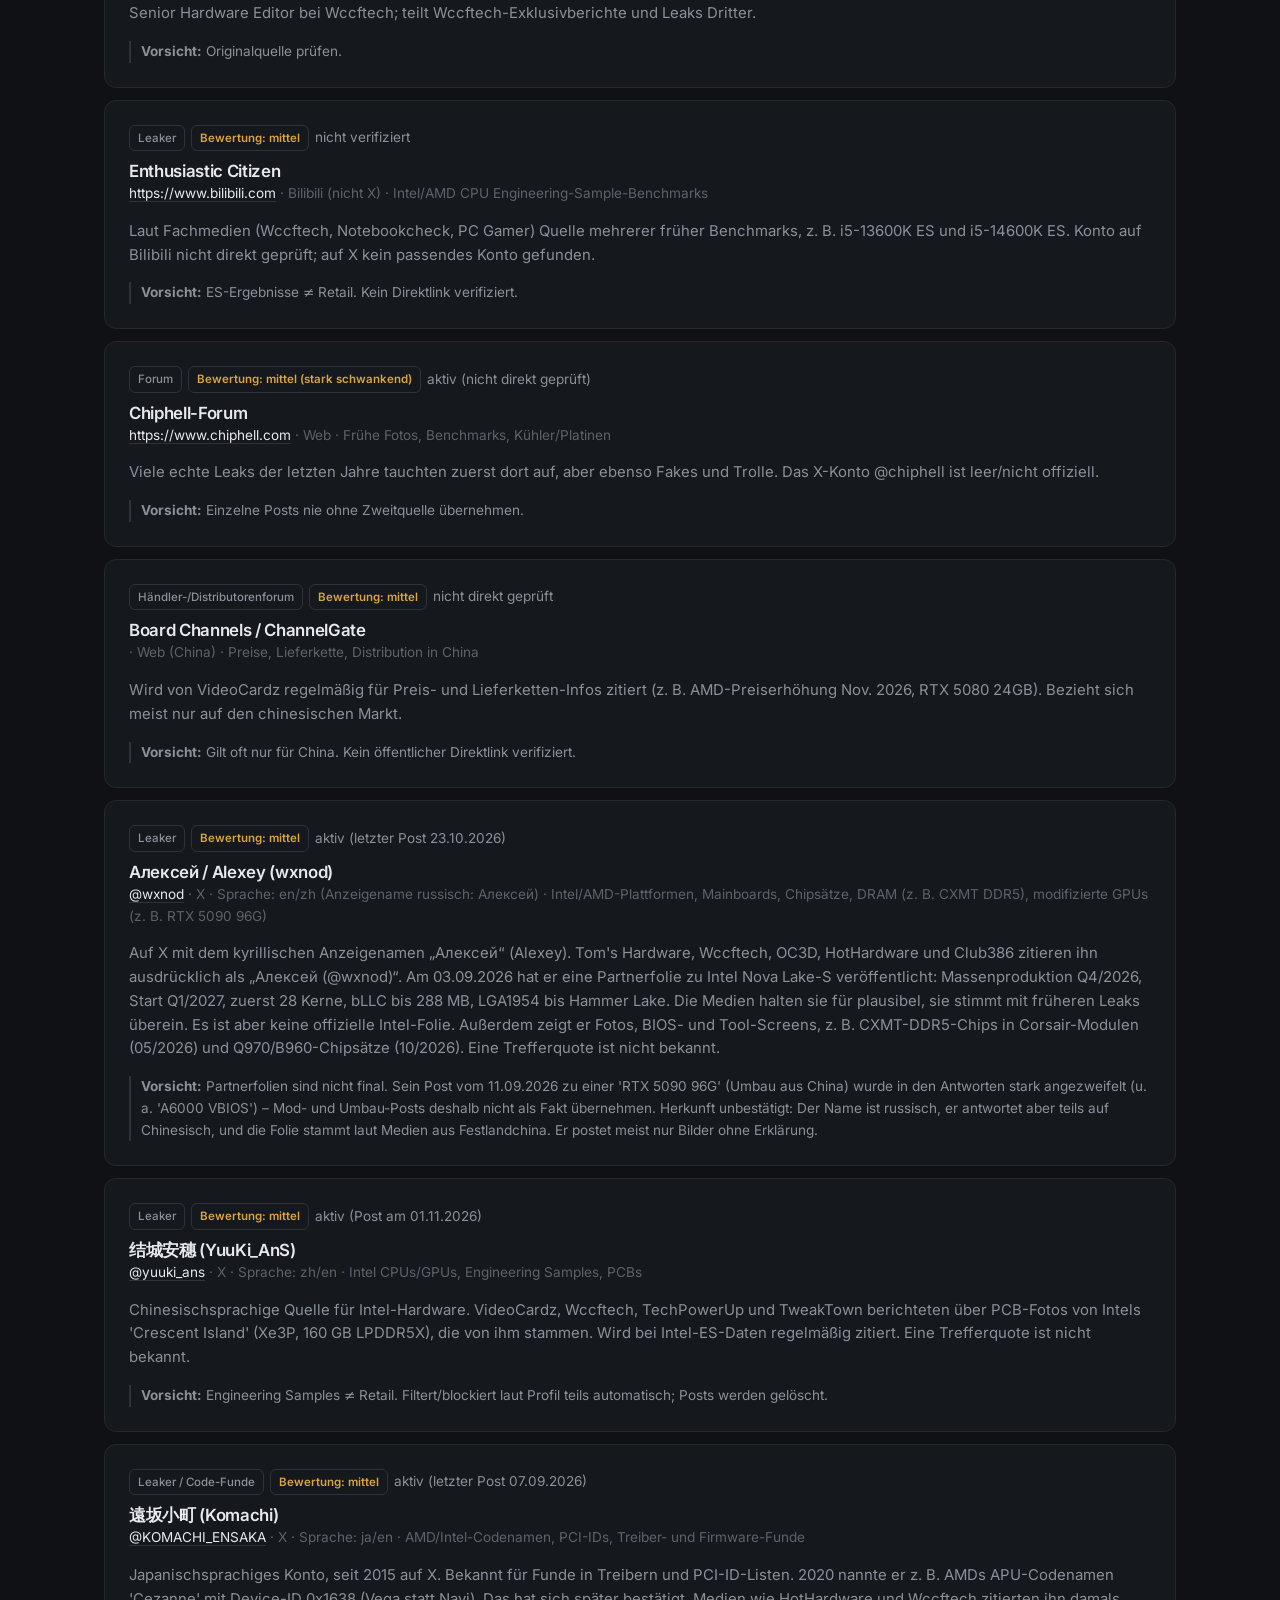
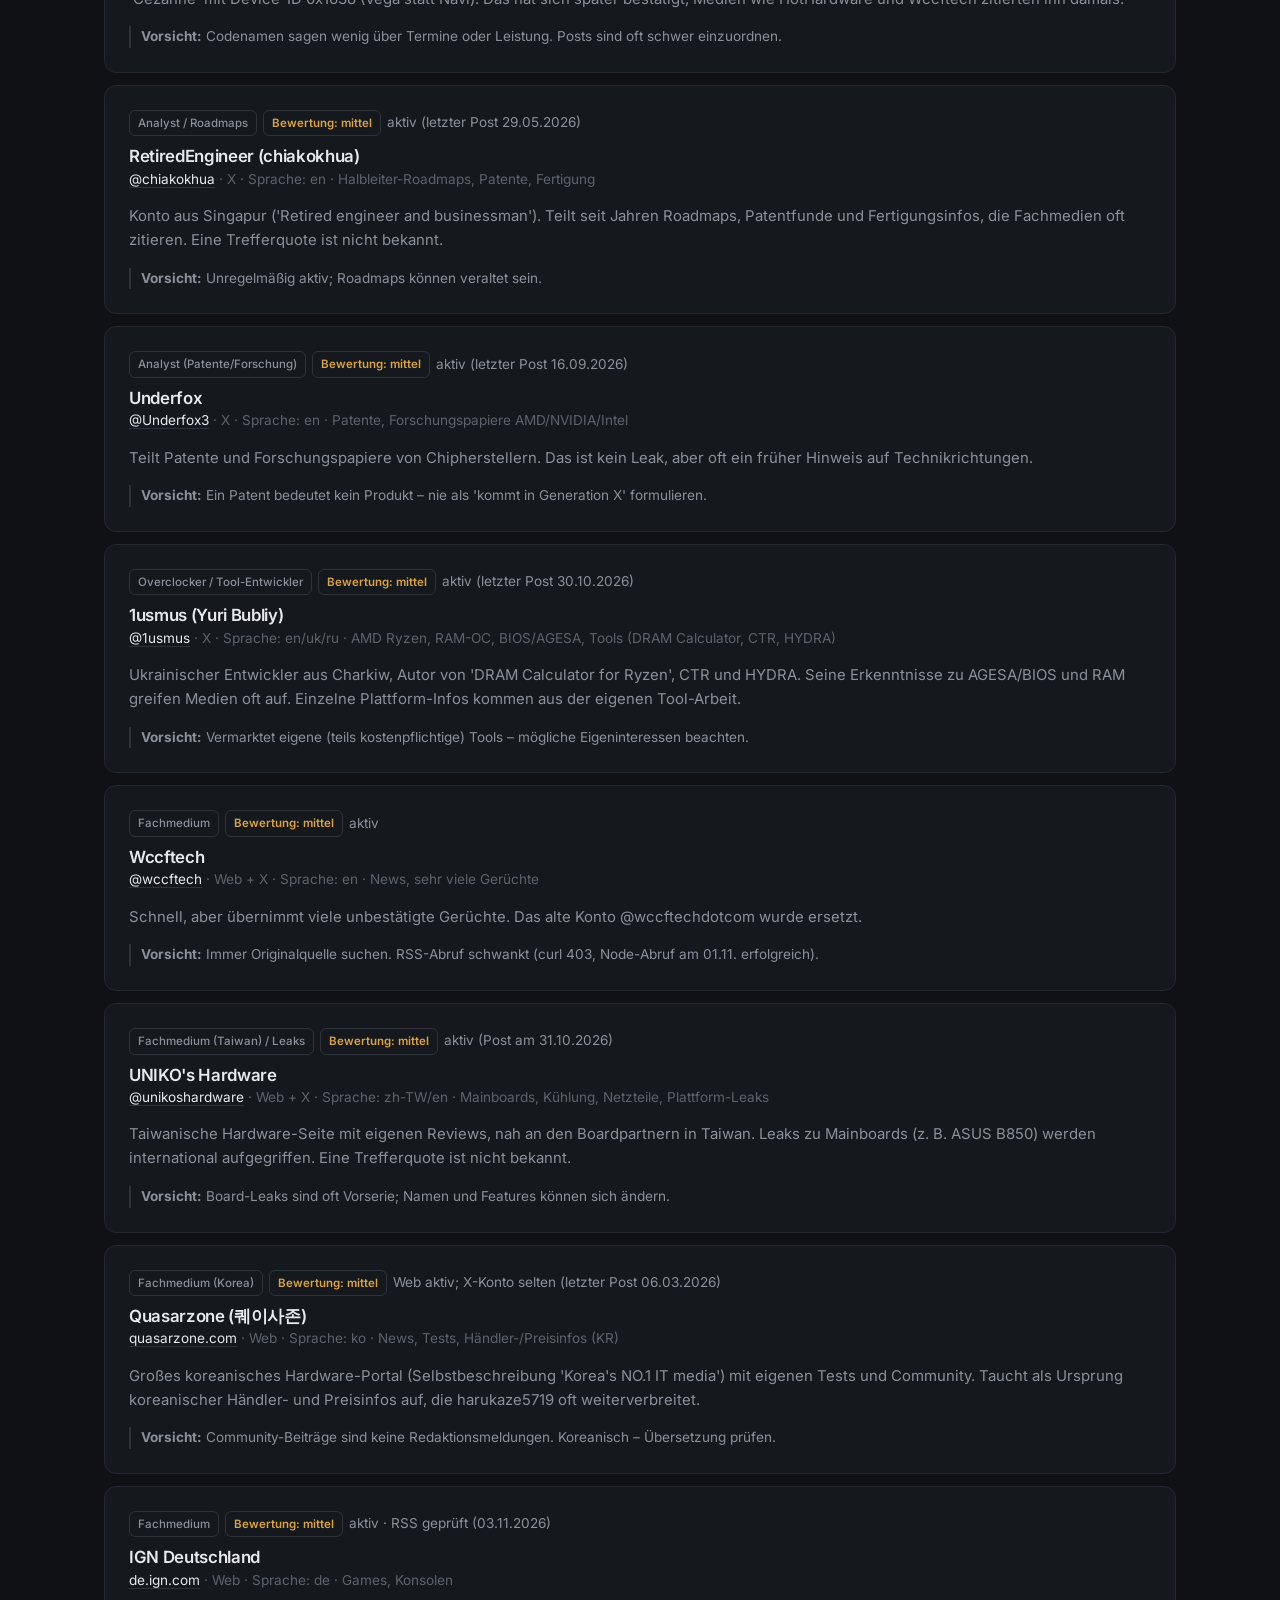
<file: hardware/quellen.html>
<!doctype html>
<html lang="de">
<head>
<meta charset="utf-8">
<meta name="viewport" content="width=device-width,initial-scale=1">
<title data-i18n="tfea1bf971c">Quellenliste – M-TEC</title>
<meta name="description" content="M-TEC: News und Leaks zu Hardware, Software und Games, dazu Hardware-Tests und Gebraucht-Hardware – vom Team M-TEC." data-i18n-attr="content:tddb9b400e4">
<link rel="icon" href="assets/img/gpu-tycoon-icon.png">
<link rel="stylesheet" href="assets/style.css?v=17d3315d1ff3">
<script src="assets/i18n.js?v=17d3315d1ff3"></script>
</head>
<body>
<header class="site-header"><div class="wrap">
<a class="brand" href="index.html"><b translate="no">M<i>-</i>TEC</b><small data-i18n="t7fa2831de9">Hardware, Software und Games</small></a>
<div class="lang-switch" id="lang-switch"></div>
<button class="nav-toggle" aria-label="Menü" aria-expanded="false" data-i18n-attr="aria-label:t0ebbd1b8c8">≡</button>
<nav class="nav"><a href="index.html" data-i18n="t952f375412">Start</a><a href="archiv.html" data-i18n="td9431e38c8">Archiv</a><a href="hardware-tests.html" data-i18n="ted1715b227">Hardware-Tests</a><a href="gebraucht.html" data-i18n="tca1c900748">Gebraucht-Hardware</a><a href="gpu-tycoon.html" data-i18n="tb5d5c1a091">GPU Tycoon</a><a href="ueber-uns.html" data-i18n="t3c8c7b740f">Über uns</a><a href="impressum.html" data-i18n="t5c3175413b">Impressum</a><a href="https://www.youtube.com/@m4-tec" target="_blank" rel="noopener" class="nav-ext" data-i18n="tac9f0132bf">YouTube-Kanal ↗</a></nav>
</div></header>
<main>

<section class="page"><div class="wrap">
<h1 data-i18n="t606e08cdd5">Quellenliste</h1>
<p class="lead" data-i18n="te85b693b61">Welche Leaker, Medien und offiziellen Kanäle wir für Hardware, Software und Games beobachten und wie wir sie einschätzen. Die Bewertung (hoch / mittel / niedrig) ist eine <b>redaktionelle Einschätzung</b> anhand der bekannten Historie – <b>keine gemessene Trefferquote</b>. Stand: 01.11.2026.</p>
<div class="ai-note"><div data-i18n="t86195df0c7"><b>KI-Hinweis:</b> Die News-Zusammenfassungen auf dieser Seite werden KI-gestützt (Grok Bot) aus den verlinkten Quellen erstellt und vor der Veröffentlichung von uns geprüft und freigegeben. Leaks sind unbestätigt – bitte immer die Originalquelle lesen.</div></div>
<div id="source-list"><p class="empty" data-i18n="tbc918e4676">Lade Quellen …</p></div>
</div></section>
</main>
<footer class="site-footer"><div class="wrap">
<div data-i18n="t42ddd58251">© 2026 M-TEC · <a href="https://www.youtube.com/@m4-tec" target="_blank" rel="noopener">YouTube-Kanal @m4-tec</a> · Kontakt: <a href="mailto:mtec.yt@yahoo.com">mtec.yt@yahoo.com</a></div>
<div><a href="archiv.html" data-i18n="t83c33d3e51">News-Archiv</a> · <a href="quellen.html" data-i18n="t606e08cdd5">Quellenliste</a> · <a href="impressum.html" data-i18n="t5c3175413b">Impressum</a> · <a href="datenschutz.html" data-i18n="t606838b247">Datenschutz</a> · <a href="https://mtecyt.github.io/gpu-tycoon/privacy/" data-i18n="tdf00029c14">Datenschutz GPU Tycoon (App)</a></div>
<div style="flex-basis:100%" data-i18n="tce05a1577e">Inhalte teilweise KI-gestützt erstellt. Alle Markennamen gehören ihren Inhabern.</div>
</div></footer>
<script src="assets/app.js?v=17d3315d1ff3" defer></script>
<script src="data/sources.js?v=17d3315d1ff3"></script>
</body>
</html>
</file>
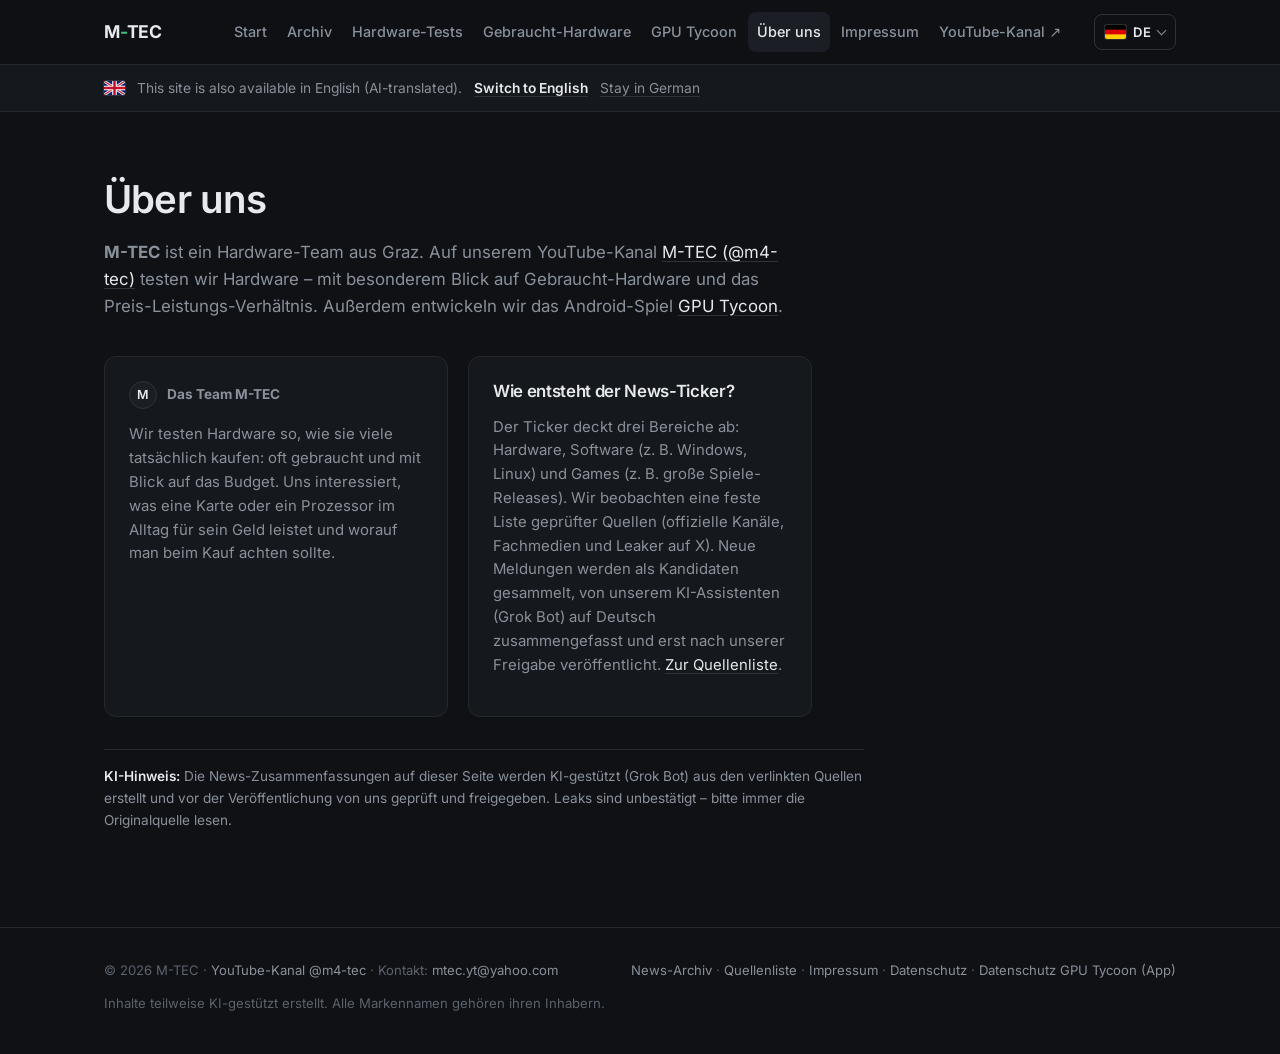
<file: hardware/ueber-uns.html>
<!doctype html>
<html lang="de">
<head>
<meta charset="utf-8">
<meta name="viewport" content="width=device-width,initial-scale=1">
<title data-i18n="t83be351c2c">Über uns – M-TEC</title>
<meta name="description" content="M-TEC: News und Leaks zu Hardware, Software und Games, dazu Hardware-Tests und Gebraucht-Hardware – vom Team M-TEC." data-i18n-attr="content:tddb9b400e4">
<link rel="icon" href="assets/img/gpu-tycoon-icon.png">
<link rel="stylesheet" href="assets/style.css?v=17d3315d1ff3">
<script src="assets/i18n.js?v=17d3315d1ff3"></script>
</head>
<body>
<header class="site-header"><div class="wrap">
<a class="brand" href="index.html"><b translate="no">M<i>-</i>TEC</b><small data-i18n="t7fa2831de9">Hardware, Software und Games</small></a>
<div class="lang-switch" id="lang-switch"></div>
<button class="nav-toggle" aria-label="Menü" aria-expanded="false" data-i18n-attr="aria-label:t0ebbd1b8c8">≡</button>
<nav class="nav"><a href="index.html" data-i18n="t952f375412">Start</a><a href="archiv.html" data-i18n="td9431e38c8">Archiv</a><a href="hardware-tests.html" data-i18n="ted1715b227">Hardware-Tests</a><a href="gebraucht.html" data-i18n="tca1c900748">Gebraucht-Hardware</a><a href="gpu-tycoon.html" data-i18n="tb5d5c1a091">GPU Tycoon</a><a href="ueber-uns.html" class="active" aria-current="page" data-i18n="t3c8c7b740f">Über uns</a><a href="impressum.html" data-i18n="t5c3175413b">Impressum</a><a href="https://www.youtube.com/@m4-tec" target="_blank" rel="noopener" class="nav-ext" data-i18n="tac9f0132bf">YouTube-Kanal ↗</a></nav>
</div></header>
<main>

<section class="page"><div class="wrap">
<h1 data-i18n="t3c8c7b740f">Über uns</h1>
<p class="lead" data-i18n="t921180960f"><b>M-TEC</b> ist ein Hardware-Team aus Graz. Auf unserem YouTube-Kanal <a href="https://www.youtube.com/@m4-tec" target="_blank" rel="noopener">M-TEC (@m4-tec)</a> testen wir Hardware – mit besonderem Blick auf Gebraucht-Hardware und das Preis-Leistungs-Verhältnis. Außerdem entwickeln wir das Android-Spiel <a href="gpu-tycoon.html">GPU Tycoon</a>.</p>
<div class="grid">
<div class="card"><div class="author"><span class="avatar" data-i18n="tc63ae6dd4f">M</span><b data-i18n="td2bdcd0e06">Das Team M-TEC</b></div><p data-i18n="td656f986af">Wir testen Hardware so, wie sie viele tatsächlich kaufen: oft gebraucht und mit Blick auf das Budget. Uns interessiert, was eine Karte oder ein Prozessor im Alltag für sein Geld leistet und worauf man beim Kauf achten sollte.</p></div>
<div class="card"><h3 data-i18n="t4f4f544b7c">Wie entsteht der News-Ticker?</h3><p data-i18n="t670b250cc8">Der Ticker deckt drei Bereiche ab: Hardware, Software (z. B. Windows, Linux) und Games (z. B. große Spiele-Releases). Wir beobachten eine feste Liste geprüfter Quellen (offizielle Kanäle, Fachmedien und Leaker auf X). Neue Meldungen werden als Kandidaten gesammelt, von unserem KI-Assistenten (Grok Bot) auf Deutsch zusammengefasst und erst nach unserer Freigabe veröffentlicht. <a href="quellen.html">Zur Quellenliste</a>.</p></div>
</div>
<div class="ai-note"><div data-i18n="t86195df0c7"><b>KI-Hinweis:</b> Die News-Zusammenfassungen auf dieser Seite werden KI-gestützt (Grok Bot) aus den verlinkten Quellen erstellt und vor der Veröffentlichung von uns geprüft und freigegeben. Leaks sind unbestätigt – bitte immer die Originalquelle lesen.</div></div>
</div></section>
</main>
<footer class="site-footer"><div class="wrap">
<div data-i18n="t42ddd58251">© 2026 M-TEC · <a href="https://www.youtube.com/@m4-tec" target="_blank" rel="noopener">YouTube-Kanal @m4-tec</a> · Kontakt: <a href="mailto:mtec.yt@yahoo.com">mtec.yt@yahoo.com</a></div>
<div><a href="archiv.html" data-i18n="t83c33d3e51">News-Archiv</a> · <a href="quellen.html" data-i18n="t606e08cdd5">Quellenliste</a> · <a href="impressum.html" data-i18n="t5c3175413b">Impressum</a> · <a href="datenschutz.html" data-i18n="t606838b247">Datenschutz</a> · <a href="https://mtecyt.github.io/gpu-tycoon/privacy/" data-i18n="tdf00029c14">Datenschutz GPU Tycoon (App)</a></div>
<div style="flex-basis:100%" data-i18n="tce05a1577e">Inhalte teilweise KI-gestützt erstellt. Alle Markennamen gehören ihren Inhabern.</div>
</div></footer>
<script src="assets/app.js?v=17d3315d1ff3" defer></script>

</body>
</html>
</file>
<file: hardware/assets/style.css>
/* M-TEC Hardware – Prototyp, minimalistisches Design.
   Schrift: Inter (lokal eingebunden, OFL-Lizenz, keine externen Aufrufe) – Latin, Latin-Ext und Kyrillisch (für Bulgarisch). */
@font-face{font-family:"Inter";font-style:normal;font-display:swap;font-weight:100 900;
  src:url("fonts/inter-latin-wght-normal.woff2?v=17d3315d1ff3") format("woff2-variations"),url("fonts/inter-latin-wght-normal.woff2?v=17d3315d1ff3") format("woff2");
  unicode-range:U+0000-00FF,U+0131,U+0152-0153,U+02BB-02BC,U+02C6,U+02DA,U+02DC,U+0304,U+0308,U+0329,U+2000-206F,U+20AC,U+2122,U+2191,U+2193,U+2212,U+2215,U+FEFF,U+FFFD}
@font-face{font-family:"Inter";font-style:normal;font-display:swap;font-weight:100 900;
  src:url("fonts/inter-latin-ext-wght-normal.woff2?v=17d3315d1ff3") format("woff2-variations"),url("fonts/inter-latin-ext-wght-normal.woff2?v=17d3315d1ff3") format("woff2");
  unicode-range:U+0100-02BA,U+02BD-02C5,U+02C7-02CC,U+02CE-02D7,U+02DD-02FF,U+1D00-1DBF,U+1E00-1E9F,U+1EF2-1EFF,U+2020,U+20A0-20AB,U+20AD-20C0,U+2113,U+2C60-2C7F,U+A720-A7FF}

@font-face{font-family:"Inter";font-style:normal;font-display:swap;font-weight:100 900;
  src:url("fonts/inter-cyrillic-wght-normal.woff2?v=17d3315d1ff3") format("woff2-variations"),url("fonts/inter-cyrillic-wght-normal.woff2?v=17d3315d1ff3") format("woff2");
  unicode-range:U+0301,U+0400-045F,U+0490-0491,U+04B0-04B1,U+2116}

:root{
  --bg:#0f1115; --surface:#15181d; --surface-2:#1b1f25; --line:#24282f; --line-2:#2e333b;
  --text:#e7e9ec; --muted:#8a919b; --faint:#5c636d;
  --accent:#3fbf7f;            /* M-TEC-Grün, gedämpft */
  --leak:#d9a441;              /* einzige Zweitfarbe: Leaks */
  --radius:12px; --wrap:1120px;
  --font:"Inter",system-ui,-apple-system,"Segoe UI",Roboto,"Helvetica Neue",Arial,sans-serif;
}
*{box-sizing:border-box}
body{margin:0;font-family:var(--font);font-feature-settings:"cv11","ss01";background:var(--bg);color:var(--text);
  font-size:16px;line-height:1.6;-webkit-font-smoothing:antialiased;text-rendering:optimizeLegibility}
a{color:var(--text);text-decoration:underline;text-decoration-color:var(--line-2);text-underline-offset:3px}
a:hover{text-decoration-color:var(--accent)}
img{max-width:100%;display:block}
h1,h2,h3{font-weight:600;letter-spacing:-.02em;line-height:1.2}
.wrap{max-width:var(--wrap);margin:0 auto;padding:0 24px}
:focus-visible{outline:2px solid var(--accent);outline-offset:2px;border-radius:6px}
.visually-hidden{position:absolute!important;width:1px;height:1px;overflow:hidden;clip:rect(0 0 0 0);white-space:nowrap}

/* Prototyp-Hinweis */
.proto-banner{border-bottom:1px solid var(--line);color:var(--muted);font-size:.78rem;text-align:center;padding:6px 16px;letter-spacing:.02em}

/* Header */
.site-header{position:sticky;top:0;z-index:30;background:rgba(15,17,21,.92);backdrop-filter:saturate(1.2) blur(8px);border-bottom:1px solid var(--line)}
.site-header .wrap{display:flex;align-items:center;justify-content:space-between;gap:24px;height:64px}
.brand{display:flex;align-items:baseline;gap:10px;text-decoration:none;color:var(--text);flex-shrink:0;white-space:nowrap}
.brand b{font-weight:700;font-size:1.1rem;letter-spacing:-.01em}
.brand b i{font-style:normal;color:var(--accent)}
.brand small{color:var(--faint);font-size:.78rem;white-space:nowrap}
.nav{display:flex;gap:2px}
.nav a{color:var(--muted);text-decoration:none;padding:8px 12px;border-radius:8px;font-size:.9rem;font-weight:500;white-space:nowrap}
.nav a:hover{color:var(--text)}
.nav a.active{color:var(--text);background:var(--surface-2)}
.nav-toggle{display:none;background:none;border:1px solid var(--line-2);color:var(--text);border-radius:8px;width:40px;height:36px;font-size:1rem;cursor:pointer}
@media (max-width:1100px){
  .nav-toggle{display:block}
  .nav{display:none;position:absolute;left:0;right:0;top:64px;background:var(--bg);border-bottom:1px solid var(--line);flex-direction:column;padding:8px 16px 16px}
  .nav.open{display:flex}
  .nav a{padding:12px}
}

/* Typo-Bausteine */
.eyebrow{color:var(--muted);font-size:.78rem;font-weight:500;letter-spacing:.08em;text-transform:uppercase;margin:0 0 12px}
.hero{padding:72px 0 32px}
.hero h1{font-size:clamp(2rem,4.4vw,3rem);margin:0 0 16px;max-width:760px}
.hero p{color:var(--muted);max-width:620px;margin:0;font-size:1.05rem}
.section{padding:24px 0 56px}
.section-head{display:flex;flex-wrap:wrap;align-items:center;gap:16px;justify-content:space-between;margin-bottom:20px}
.section-head h2{font-size:1.25rem;margin:0}
.lead{color:var(--muted);max-width:680px;font-size:1.05rem}
.muted{color:var(--muted)}
.small{font-size:.85rem}

/* Hinweise */
.preview-note{border:1px dashed var(--line-2);border-radius:var(--radius);color:var(--muted);font-size:.85rem;padding:10px 14px;margin:0 0 24px}
.ai-note{color:var(--muted);font-size:.85rem;border-top:1px solid var(--line);padding-top:16px;margin:32px 0 0;max-width:760px}
.ai-note b{color:var(--text);font-weight:600}

/* Filter */
.filters{display:inline-flex;background:var(--surface);border:1px solid var(--line);border-radius:10px;padding:3px}
.chip{background:none;border:0;color:var(--muted);padding:6px 14px;border-radius:7px;cursor:pointer;font:500 .88rem var(--font)}
.chip:hover{color:var(--text)}
.chip[aria-pressed="true"]{background:var(--surface-2);color:var(--text);box-shadow:inset 0 0 0 1px var(--line-2)}
/* Zwei Filtergruppen (Art, Bereich) */
.filter-groups{display:flex;flex-wrap:wrap;gap:10px 12px;align-items:center}
.filters{align-items:center;flex-wrap:wrap}
.filter-label{line-height:1;align-self:center;color:var(--faint);font-size:.72rem;font-weight:600;letter-spacing:.06em;text-transform:uppercase;padding:0 8px 0 10px}
.chip{min-height:32px}
@media (max-width:620px){
  .filter-groups{width:100%}
  .filter-groups .filters{width:100%}
  .filter-groups .filters{flex-wrap:nowrap}
  .filter-groups .chip{flex:1 1 auto;padding:7px 6px;font-size:.84rem;white-space:nowrap}
  .filter-label{flex:0 0 50px;padding:0 0 0 8px;font-size:.66rem}
  .section-head .carousel-tools{width:100%;justify-content:space-between}
}
.empty-filter{display:flex;flex-direction:column;align-items:center;gap:14px;width:100%}
.empty-filter p{margin:0}
.empty-filter b{color:var(--text);font-weight:600}
.reset-filter{border:1px solid var(--line-2);background:var(--surface)}
.reset-filter:hover{border-color:var(--muted)}
.carousel.is-empty .track{justify-content:center}
.badge.area{text-transform:none;letter-spacing:0;font-weight:500;color:var(--muted)}
.carousel-tools{display:flex;align-items:center;gap:12px}
.count{color:var(--faint);font-size:.85rem}
.arrow{width:38px;height:38px;border-radius:50%;border:1px solid var(--line-2);background:var(--surface);color:var(--text);cursor:pointer;display:grid;place-items:center;font-size:1rem;line-height:1}
.arrow:hover{border-color:var(--muted)}
.arrow:disabled{opacity:.35;cursor:default}

/* Karussell */
.carousel{position:relative}
.track{display:flex;gap:20px;overflow-x:auto;scroll-snap-type:x mandatory;scroll-behavior:smooth;scrollbar-width:none;
  padding:4px 2px 8px;margin:0 -2px;overscroll-behavior-x:contain}
.track::-webkit-scrollbar{display:none}
.slide{flex:0 0 calc((100% - 40px)/3);scroll-snap-align:start;min-width:0}
@media (max-width:980px){.slide{flex-basis:calc((100% - 20px)/2)}}
@media (max-width:620px){.slide{flex-basis:86%}.track{gap:14px}}
.news-card{all:unset;box-sizing:border-box;display:flex;flex-direction:column;width:100%;height:100%;min-height:300px;cursor:pointer;
  background:var(--surface);border:1px solid var(--line);border-radius:var(--radius);padding:22px;transition:border-color .2s,transform .2s}
.news-card:hover{border-color:var(--line-2);transform:translateY(-2px)}
.news-card:focus-visible{outline:2px solid var(--accent);outline-offset:2px}
.news-card h3{font-size:1.08rem;margin:14px 0 10px;color:var(--text)}
.news-card .teaser{color:var(--muted);font-size:.92rem;line-height:1.55;margin:0;display:-webkit-box;-webkit-line-clamp:5;-webkit-box-orient:vertical;overflow:hidden}
.news-card .foot{margin-top:auto;padding-top:16px;display:flex;justify-content:space-between;gap:12px;color:var(--faint);font-size:.8rem;border-top:1px solid var(--line)}
.news-card .more{color:var(--text);font-weight:500}
.dots{display:flex;justify-content:center;gap:6px;margin-top:20px;flex-wrap:wrap}
.dot{width:7px;height:7px;border-radius:50%;border:0;padding:0;background:var(--line-2);cursor:pointer;transition:width .25s,background .25s}
.dot[aria-current="true"]{width:22px;border-radius:4px;background:var(--text)}
.progress{height:2px;background:var(--line);border-radius:2px;margin-top:14px;overflow:hidden}
.progress span{display:block;height:100%;width:0;background:var(--muted)}

/* Labels */
.labels{display:flex;flex-wrap:wrap;gap:6px;align-items:center}
.badge{display:inline-flex;align-items:center;gap:6px;font-size:.72rem;font-weight:600;letter-spacing:.04em;text-transform:uppercase;padding:3px 8px;border-radius:6px;border:1px solid var(--line-2);color:var(--muted)}
.badge.news{color:var(--text)}
.badge.news::before,.badge.leak::before{content:"";width:6px;height:6px;border-radius:50%;background:var(--accent)}
.badge.leak{color:var(--leak);border-color:rgba(217,164,65,.35)}
.badge.leak::before{background:var(--leak)}
.badge.draft{border-style:dashed;color:#c98b84;border-color:rgba(201,139,132,.5)}
.badge.wish{color:var(--accent);border-color:rgba(63,191,127,.45);text-transform:none;letter-spacing:0}
.badge.plain{text-transform:none;letter-spacing:0;font-weight:500}

/* Modal */
dialog.detail{width:min(720px,calc(100% - 32px));max-height:min(86vh,900px);padding:0;border:1px solid var(--line-2);border-radius:16px;background:var(--surface);color:var(--text);overflow:hidden}
dialog.detail::backdrop{background:rgba(5,6,8,.72);backdrop-filter:blur(2px)}
.detail-inner{padding:32px;overflow-y:auto;max-height:min(86vh,900px)}
.detail h2{font-size:1.45rem;margin:14px 0 6px}
.detail .date{color:var(--faint);font-size:.85rem;margin:0 0 18px}
.detail .body{color:#cdd1d6;line-height:1.7;margin:0}
.detail .rel-note{margin:20px 0 0;padding:12px 14px;border-left:2px solid var(--leak);background:var(--surface-2);border-radius:0 8px 8px 0;font-size:.9rem;color:var(--muted)}
.detail .rel-note b{color:var(--leak);font-weight:600}
.detail .src{margin-top:22px;padding-top:16px;border-top:1px solid var(--line);font-size:.9rem;color:var(--muted)}
.detail .src ul{margin:6px 0 0;padding-left:18px}
.close{position:absolute;top:14px;right:14px;width:36px;height:36px;border-radius:50%;border:1px solid var(--line-2);background:var(--surface);color:var(--text);cursor:pointer;font-size:1.1rem}
.close:hover{border-color:var(--muted)}

/* Infospalten unter dem Karussell */
.info-row{display:grid;grid-template-columns:repeat(3,1fr);gap:32px;border-top:1px solid var(--line);padding-top:32px;margin-top:48px}
@media (max-width:820px){.info-row{grid-template-columns:1fr;gap:24px}}
.info-row h3{font-size:.95rem;margin:0 0 8px}
.info-row p,.info-row li{color:var(--muted);font-size:.9rem;margin:0}
.info-row ul{list-style:none;padding:0;margin:0;display:grid;gap:6px}

/* Werbeplätze (dezent) */
.ad-slot{border:1px dashed var(--line);border-radius:8px;color:var(--faint);display:grid;place-items:center;text-align:center;font-size:.72rem;letter-spacing:.06em;text-transform:uppercase;margin:40px 0}
.ad-slot strong{font-weight:500}
.ad-leaderboard{min-height:90px}
.ad-rect{min-height:250px}

/* Seiten / Karten */
.page{padding:64px 0 72px}
.page h1{font-size:clamp(1.8rem,3.6vw,2.4rem);margin:0 0 12px}
.grid{display:grid;grid-template-columns:repeat(auto-fill,minmax(300px,1fr));gap:20px;margin-top:36px}
.card{background:var(--surface);border:1px solid var(--line);border-radius:var(--radius);padding:24px}
.card h2,.card h3{font-size:1.05rem;margin:0 0 8px}
.card p{color:var(--muted);font-size:.93rem}
.card ul{color:var(--muted);font-size:.93rem;padding-left:18px}
.placeholder-tag{display:inline-block;font-size:.7rem;font-weight:600;letter-spacing:.06em;text-transform:uppercase;color:var(--faint);border:1px dashed var(--line-2);padding:3px 8px;border-radius:6px}
.review-thumb{aspect-ratio:16/9;border-radius:8px;background:var(--surface-2);display:grid;place-items:center;color:var(--faint);font-size:.8rem;margin:16px 0}
.score{font-weight:600;color:var(--text)}
.author{display:flex;align-items:center;gap:10px;color:var(--muted);font-size:.85rem}
.avatar{width:28px;height:28px;border-radius:50%;background:var(--surface-2);border:1px solid var(--line-2);color:var(--text);display:grid;place-items:center;font-weight:600;font-size:.78rem}
.btn{display:inline-flex;align-items:center;background:var(--text);color:var(--bg);padding:10px 18px;border-radius:9px;text-decoration:none;font-weight:600;font-size:.92rem}
.btn:hover{background:#fff}
.btn.ghost{background:transparent;color:var(--text);border:1px solid var(--line-2)}
.btn.ghost:hover{border-color:var(--muted)}
.btn.disabled{opacity:.45;pointer-events:none}
.btn-row{display:flex;gap:10px;flex-wrap:wrap;margin-top:24px}
.tycoon-hero{display:grid;grid-template-columns:168px 1fr;gap:40px;align-items:center}
.tycoon-hero img{border-radius:28px;border:1px solid var(--line)}
@media (max-width:640px){.tycoon-hero{grid-template-columns:1fr;gap:24px}.tycoon-hero img{width:120px}}
.src-card{margin-bottom:12px}
.src-card h3{margin:10px 0 2px}
.src-card .handle{color:var(--faint);font-size:.85rem;margin-bottom:8px}
.src-card .rel-hint{font-size:.85rem;color:var(--muted);border-left:2px solid var(--line-2);padding-left:10px;margin:8px 0 0}
.rating{font-size:.72rem;font-weight:600;padding:3px 8px;border-radius:6px;border:1px solid var(--line-2)}
.rating.hoch{color:var(--accent)} .rating.mittel-hoch,.rating.mittel{color:var(--leak)} .rating.niedrig{color:#c98b84}

/* Footer */
.site-footer{border-top:1px solid var(--line);color:var(--faint);font-size:.82rem;padding:32px 0 40px;margin-top:24px}
.site-footer .wrap{display:flex;flex-wrap:wrap;gap:12px 24px;justify-content:space-between}
.site-footer a{color:var(--muted);text-decoration:none} .site-footer a:hover{color:var(--text)}
.empty{color:var(--muted);text-align:center;padding:48px}

@media (prefers-reduced-motion:reduce){
  *{transition:none!important;animation:none!important}
  .track{scroll-behavior:auto}
}
@media (max-width:620px){
  .hero{padding:48px 0 24px}
  .detail-inner{padding:24px 20px}
  .detail h2{font-size:1.25rem;padding-right:36px}
  .close{top:10px;right:10px}
}

/* Rechtstexte (Impressum, Datenschutz) */
.legal{max-width:780px}
.legal h2{font-size:1.1rem;margin:32px 0 8px}
.legal p,.legal li{color:var(--muted);font-size:.95rem;line-height:1.65}
.legal ul{padding-left:20px}
.legal .lead{color:var(--text);font-size:1rem}
.legal-draft{border:1px dashed rgba(230,170,60,.55);border-radius:var(--radius);padding:4px 22px 14px;margin:32px 0}
.legal-draft-tag{display:inline-block;margin:16px 0 0;color:#e6aa3c;font-size:.8rem;font-weight:600;letter-spacing:.02em}
.legal-draft h2{margin-top:10px}
.legal-draft-note{font-size:.85rem!important;color:var(--faint)!important}

/* GPU-Tycoon-Galerie + Lightbox */
.section-title{font-size:1.15rem;margin:44px 0 16px}
.gallery{list-style:none;margin:0;padding:0;display:grid;grid-template-columns:repeat(4,minmax(0,1fr));gap:16px}
.gallery li{margin:0}
.gallery span{display:block;margin-top:8px;color:var(--muted);font-size:.85rem;line-height:1.35}
.shot{display:block;width:100%;padding:0;border:1px solid var(--line);border-radius:12px;overflow:hidden;background:var(--surface);cursor:zoom-in;transition:border-color .15s}
.shot:hover,.shot:focus-visible{border-color:var(--accent)}
.shot img{display:block;width:100%;height:auto;aspect-ratio:9/16;object-fit:cover}
@media (max-width:900px){.gallery{grid-template-columns:repeat(3,minmax(0,1fr))}}
@media (max-width:600px){.gallery{grid-template-columns:repeat(2,minmax(0,1fr));gap:12px}}
dialog.lightbox{max-width:100vw;max-height:100vh;width:100vw;height:100vh;margin:0;padding:0;border:0;background:transparent;color:var(--text)}
dialog.lightbox[open]{display:flex;align-items:center;justify-content:center}
dialog.lightbox::backdrop{background:rgba(5,6,8,.88)}
.lightbox figure{margin:0;display:flex;flex-direction:column;align-items:center;gap:10px;max-height:94vh}
.lightbox img{max-height:calc(94vh - 40px);max-width:92vw;width:auto;height:auto;border-radius:12px;border:1px solid var(--line-2)}
.lightbox figcaption{color:var(--muted);font-size:.9rem;text-align:center}
.lb-close,.lb-nav{position:absolute;background:var(--surface);color:var(--text);border:1px solid var(--line-2);border-radius:999px;width:40px;height:40px;font-size:1.1rem;cursor:pointer}
.lb-close{top:16px;right:16px}
.lb-prev{left:16px;top:50%;transform:translateY(-50%)}
.lb-next{right:16px;top:50%;transform:translateY(-50%)}
.lb-close:hover,.lb-nav:hover{border-color:var(--accent)}
@media (max-width:600px){.lb-nav{top:auto;bottom:16px;transform:none}}

/* Startseite: Neuestes Video (Vorschaubild lokal, nur Link zu YouTube – kein iframe) */
.latest-video{display:grid;grid-template-columns:minmax(0,420px) minmax(0,1fr);gap:28px;align-items:center;margin-top:48px;padding:20px;background:var(--surface);border:1px solid var(--line);border-radius:var(--radius)}
.latest-video[hidden]{display:none}
.lv-thumb{position:relative;display:block;border-radius:10px;overflow:hidden;border:1px solid var(--line-2);aspect-ratio:16/9;background:var(--surface-2)}
.lv-thumb img{display:block;width:100%;height:100%;object-fit:cover}
.lv-play{position:absolute;left:50%;top:50%;width:56px;height:56px;margin:-28px 0 0 -28px;border-radius:50%;background:rgba(15,17,21,.72);border:1px solid rgba(255,255,255,.25);transition:background .15s}
.lv-play::after{content:"";position:absolute;left:22px;top:17px;border-style:solid;border-width:11px 0 11px 17px;border-color:transparent transparent transparent #fff}
.lv-thumb:hover .lv-play,.lv-thumb:focus-visible .lv-play{background:var(--accent)}
.lv-body .eyebrow{margin-bottom:8px}
.lv-body h2{font-size:1.2rem;line-height:1.35;margin:0 0 6px}
.lv-meta{color:var(--muted);font-size:.88rem;margin:0}
.lv-body .btn-row{margin-top:16px}
.lv-note{color:var(--faint);font-size:.78rem;margin:14px 0 0}
.lv-note a{color:var(--muted)}
@media (max-width:820px){.latest-video{grid-template-columns:1fr;gap:16px;padding:16px}}

/* Ticker: KI-Bild auf der Karte (16:9). Fehlt das Bild, bleibt ein ruhiger Farbverlauf stehen. */
.nc-media{position:relative;display:block;aspect-ratio:16/9;margin:-22px -22px 16px;border-radius:calc(var(--radius) - 1px) calc(var(--radius) - 1px) 0 0;overflow:hidden;border-bottom:1px solid var(--line);
  background:radial-gradient(120% 90% at 85% 15%,rgba(63,191,127,.22),transparent 60%),linear-gradient(135deg,#1b1f25 0%,#12151a 100%)}
.nc-media.leak{background:radial-gradient(120% 90% at 85% 15%,rgba(230,170,60,.18),transparent 60%),linear-gradient(135deg,#1d1c1a 0%,#12151a 100%)}
.nc-media img{display:block;width:100%;height:100%;object-fit:cover;transition:transform .4s}
.news-card:hover .nc-media img{transform:scale(1.03)}
.ki-cap{position:absolute;right:8px;bottom:8px;font-size:.66rem;font-weight:500;letter-spacing:.02em;color:#c4c9cf;background:rgba(15,17,21,.72);border:1px solid rgba(255,255,255,.08);padding:2px 7px;border-radius:5px}
.nc-media.noimg .ki-cap{display:none}
.news-card.has-media{min-height:0}
.news-card.has-media h3{margin-top:12px}
.news-card.has-media .teaser{-webkit-line-clamp:3}
@media (max-width:620px){.nc-media{margin:-22px -22px 14px}}
/* Detailansicht: Bild oben */
.detail-media{margin:-32px -32px 22px;border-bottom:1px solid var(--line);background:var(--surface-2)}
.detail-media img{display:block;width:100%;height:auto;aspect-ratio:16/9;object-fit:cover}
.detail-media figcaption{font-size:.72rem;color:var(--faint);padding:6px 14px}
@media (max-width:620px){.detail-media{margin:-24px -20px 18px}}

/* Archiv */
.arch-tools{display:flex;flex-wrap:wrap;gap:12px 16px;align-items:center;justify-content:space-between;margin:32px 0 8px}
.arch-search{flex:1 1 260px;max-width:420px;background:var(--surface);border:1px solid var(--line);border-radius:10px;color:var(--text);font:400 .92rem var(--font);padding:9px 14px}
.arch-search::placeholder{color:var(--faint)}
.arch-search:focus{outline:none;border-color:var(--line-2);box-shadow:0 0 0 2px rgba(63,191,127,.25)}
.arch-month h2{display:flex;flex-wrap:wrap;align-items:baseline;gap:6px 12px;font-size:.82rem;font-weight:600;letter-spacing:.08em;text-transform:uppercase;color:var(--muted);margin:36px 0 16px;padding-bottom:8px;border-bottom:1px solid var(--line)}
.arch-month:first-child h2{margin-top:20px}
.arch-week{margin:0 0 22px}
.arch-week:last-child{margin-bottom:0}
.arch-week > h3{display:flex;flex-wrap:wrap;align-items:baseline;gap:6px 12px;font-size:.86rem;font-weight:600;letter-spacing:.01em;color:var(--text);margin:0 0 12px}
.arch-h-count{font-weight:500;letter-spacing:0;text-transform:none;color:var(--faint);font-size:.82rem}
.arch-grid{display:grid;grid-template-columns:repeat(auto-fill,minmax(min(300px,100%),1fr));gap:16px}
@media (max-width:620px){
  .arch-month h2{margin:28px 0 14px}
  .arch-week{margin-bottom:18px}
  .arch-grid{gap:12px}
}
.news-card.arch-card{min-height:0;padding:18px 20px}
.arch-hot-badge{position:absolute;top:10px;right:10px;z-index:2;pointer-events:none;gap:5px}
.arch-card:has(.arch-hot-badge) .labels{padding-right:5.5rem}
.arch-card .hot-badge.arch-hot-badge .hot-vote-ico{width:12px;height:12px}
.arch-card .hot-badge.arch-hot-badge .hot-vote-ico svg{width:12px;height:12px}
.arch-card h3{font-size:1rem;margin:10px 0 6px}
.arch-card .teaser{-webkit-line-clamp:2;font-size:.88rem}
.arch-card .foot{padding-top:12px;margin-top:12px}
.arch-rule{color:var(--faint);font-size:.82rem;margin:8px 0 0}

/* Ticker-Karten: nur Schlagzeile + Bild; Detail: Kurzfassung -> Weiterlesen (seit 01.11.2026) */
@media (min-width:1101px){.nav a{padding:8px 9px}}
.news-card .headline{font-size:1.14rem;line-height:1.35;font-weight:700;letter-spacing:-.01em;display:-webkit-box;-webkit-line-clamp:3;-webkit-box-orient:vertical;overflow:hidden}
.news-card.has-media .headline{margin:12px 0 4px;min-height:calc(1.35em * 3)}
.news-card.arch-card .headline{font-size:1rem;margin:10px 0 6px;-webkit-line-clamp:3;min-height:0}
.detail .kurz{color:var(--text);font-size:1.02rem;line-height:1.65;margin:0 0 14px}
.detail .more-btn{all:unset;box-sizing:border-box;display:inline-flex;align-items:center;gap:8px;cursor:pointer;margin:4px 0 0;padding:9px 16px;border-radius:999px;border:1px solid var(--line-2);background:var(--surface-2);color:var(--text);font-size:.9rem;font-weight:600}
.detail .more-btn:hover{border-color:var(--accent)}
.detail .more-btn:focus-visible{outline:2px solid var(--accent);outline-offset:2px}
.detail .detail-full{margin-top:18px;padding-top:18px;border-top:1px solid var(--line)}
.detail .detail-full[hidden]{display:none}
.detail .full-h{font-size:.78rem;text-transform:uppercase;letter-spacing:.08em;color:var(--faint);margin:0 0 10px;outline:none}
.detail .detail-full .src{margin-top:18px}
.site-footer .visit-count{color:var(--faint);font-variant-numeric:tabular-nums}
@media (max-width:380px){.filter-label{flex-basis:46px;padding-left:6px;letter-spacing:.02em}.filter-groups .chip{padding:7px 3px;font-size:.8rem}}

/* ---------- Sprachauswahl (assets/i18n.js) ---------- */
html.i18n-wait body{visibility:hidden}      /* kurz, bis die Übersetzung geladen ist (max. 2,5 s) – kein Aufblitzen von Deutsch */
.site-header .nav{order:2;margin-left:auto}
.lang-switch{order:3;position:relative;flex-shrink:0}
.nav-toggle{order:4;flex-shrink:0}
.lang-btn{display:flex;align-items:center;gap:7px;height:36px;padding:0 10px;background:none;border:1px solid var(--line-2);border-radius:8px;color:var(--text);font:inherit;font-size:.82rem;font-weight:600;letter-spacing:.03em;cursor:pointer}
.lang-btn:hover,.lang-switch.open .lang-btn{border-color:var(--muted)}
.flag{display:inline-flex;flex-shrink:0;width:21px;height:14px;border-radius:2px;overflow:hidden;box-shadow:0 0 0 1px rgba(255,255,255,.12)}
.flag svg{width:100%;height:100%;display:block}
.chev{width:7px;height:7px;border-right:1.5px solid var(--muted);border-bottom:1.5px solid var(--muted);transform:translateY(-2px) rotate(45deg);transition:transform .15s}
.lang-switch.open .chev{transform:translateY(1px) rotate(225deg)}
.lang-menu{position:absolute;right:0;top:calc(100% + 8px);z-index:40;width:min(250px,calc(100vw - 24px));background:var(--surface);border:1px solid var(--line-2);border-radius:var(--radius);padding:6px;box-shadow:0 12px 32px rgba(0,0,0,.45)}
.lang-menu[hidden]{display:none}
.lang-menu ul{list-style:none;margin:0;padding:0}
.lang-menu a{display:flex;align-items:center;gap:10px;min-height:40px;padding:6px 10px;border-radius:8px;color:var(--text);text-decoration:none;font-size:.92rem}
.lang-menu a:hover,.lang-menu a:focus-visible{background:var(--surface-2)}
.lang-menu a[aria-current="true"]{background:var(--surface-2);font-weight:600}
.lang-menu .check{margin-left:auto;color:var(--accent)}
.lang-head{margin:4px 10px 6px;color:var(--faint);font-size:.72rem;font-weight:600;letter-spacing:.08em;text-transform:uppercase}
.lang-foot{margin:6px 10px 4px;padding-top:8px;border-top:1px solid var(--line);color:var(--faint);font-size:.74rem;line-height:1.4}
@media (max-width:1100px){.lang-switch{margin-left:auto}.site-header .wrap{gap:12px}.lang-menu a{min-height:44px}}
.lang-suggest{border-bottom:1px solid var(--line);background:var(--surface);font-size:.86rem;color:var(--muted)}
.lang-suggest .wrap{display:flex;flex-wrap:wrap;align-items:center;gap:8px 12px;padding-top:8px;padding-bottom:8px}
.lang-suggest .ls-go{color:var(--text);font-weight:600}
.lang-suggest .ls-stay{background:none;border:0;color:var(--muted);font:inherit;text-decoration:underline;text-decoration-color:var(--line-2);text-underline-offset:3px;cursor:pointer;padding:4px 0}
.legal-note{max-width:var(--wrap);margin:24px auto 0;padding:12px 16px;border:1px solid var(--leak);border-radius:10px;color:var(--text);background:rgba(217,164,65,.08);font-size:.92rem}
@media (max-width:1168px){.legal-note{margin-left:24px;margin-right:24px}}
.tr-note{margin:0 0 10px;color:var(--faint);font-size:.8rem}
.i18n-foot{color:var(--faint)}
/* Lange Wörter (Deutsch, Türkisch, Polnisch, Bulgarisch): sauber umbrechen statt überlaufen */
h1,h2,h3,.headline,.lead,.card p,.chip,.badge{overflow-wrap:break-word;hyphens:auto}
html:not([lang="de"]) .filter-groups .filters{flex-wrap:wrap}
/* Kopfzeile: assets/i18n.js (fitHeader) misst und setzt hdr-compact / hdr-burger, wenn Menü + Sprachauswahl nicht passen */
html.hdr-compact .brand small{display:none}
@media (min-width:1101px){
  html.hdr-burger .nav-toggle{display:block}
  html.hdr-burger .site-header .nav{display:none;position:absolute;left:0;right:0;top:64px;margin-left:0;background:var(--bg);border-bottom:1px solid var(--line);flex-direction:column;padding:8px 16px 16px}
  html.hdr-burger .site-header .nav.open{display:flex}
  html.hdr-burger .nav a{padding:12px;font-size:.9rem}
  html.hdr-burger .lang-switch{margin-left:auto}
  html.hdr-burger .site-header .wrap{gap:12px}
}
@media (min-width:1101px){html.hdr-tight .nav a{padding:8px 7px;font-size:.86rem}}
</file>
<file: hardware/assets/hot.css>
/* HOT-NEWS-Leiste und Stimmen-Button (Variante A). */
:root{
  --hot-a:#e6a03c;
  --hot-a-dim:rgba(230,160,60,.16);
}

.news-card{position:relative}
.news-card-main{all:unset;box-sizing:border-box;display:flex;flex-direction:column;flex:1;width:100%;min-width:0;cursor:pointer;color:inherit;font:inherit;text-align:left}
.news-card-main:focus-visible{outline:2px solid var(--accent);outline-offset:2px;border-radius:8px}
.hot-vote-slot{margin-top:12px;padding-top:12px;border-top:1px solid var(--line)}
.hot-vote-slot-detail{margin:12px 0 4px;padding-top:0;border-top:0}
.hot-badge-slot{position:absolute;top:10px;right:10px;z-index:2;pointer-events:none}

.hot-vote{all:unset;box-sizing:border-box;display:inline-flex;align-items:center;gap:8px;cursor:pointer;padding:6px 10px;border-radius:999px;border:1px solid var(--line-2);background:var(--surface-2);color:var(--text);font:600 .82rem var(--font);line-height:1}
.hot-vote:hover{border-color:var(--muted)}
.hot-vote:focus-visible{outline:2px solid var(--accent);outline-offset:2px}
.hot-vote[aria-pressed="true"]{border-color:transparent;background:var(--hot-a-dim);color:var(--hot-a);border-color:rgba(230,160,60,.45)}
.hot-vote-ico{display:grid;place-items:center;width:16px;height:16px}
.hot-vote-ico svg{width:16px;height:16px;display:block}
.hot-vote-count{font-variant-numeric:tabular-nums;color:var(--muted);font-weight:500}
.hot-vote[aria-pressed="true"] .hot-vote-count{color:inherit}

.hot-badge{display:inline-flex;align-items:center;gap:4px;font-size:.66rem;font-weight:700;letter-spacing:.04em;text-transform:uppercase;padding:3px 7px;border-radius:6px;background:rgba(15,17,21,.78);border:1px solid rgba(230,160,60,.35);color:var(--hot-a)}

.hot-news{background:linear-gradient(180deg,rgba(230,160,60,.07),var(--surface) 48px);border:1px solid rgba(230,160,60,.28);border-radius:var(--radius);padding:16px 18px 14px;margin:0 0 20px}
.hot-news[hidden]{display:none}
.hot-news h2{font-size:.78rem;letter-spacing:.1em;text-transform:uppercase;margin:0 0 6px;color:var(--hot-a)}
.hot-news .hot-lead{margin:0 0 12px;color:var(--muted);font-size:.82rem;line-height:1.45}
.hot-news .hot-empty{margin:0;color:var(--faint);font-size:.88rem}
.hot-news ol{list-style:none;margin:0;padding:0;display:grid;gap:4px}
.hot-news a{display:block;color:var(--text);text-decoration:none;border-radius:8px;padding:8px 8px}
.hot-news a:hover{background:var(--surface-2)}
.hot-news a:focus-visible{outline:2px solid var(--accent);outline-offset:2px}
.hot-news .hot-item-kicker{display:block;font-size:.68rem;font-weight:600;letter-spacing:.06em;text-transform:uppercase;color:var(--faint);margin-bottom:2px}
.hot-news .hot-item-title{display:block;font-size:.92rem;font-weight:600;line-height:1.35}
.hot-news .hot-item-meta{display:block;font-size:.75rem;color:var(--faint);margin-top:2px;font-variant-numeric:tabular-nums}

.news-card.hot-flash{animation:hotFlash .9s ease}
@keyframes hotFlash{0%{box-shadow:0 0 0 0 transparent}25%{box-shadow:0 0 0 3px var(--accent)}100%{box-shadow:0 0 0 0 transparent}}

.ticker-shell,.ticker-main,.carousel,.track{min-width:0;max-width:100%}
.track{width:100%}

@media (min-width:1101px){
  .ticker-shell{display:grid;grid-template-columns:minmax(220px,272px) 1fr;gap:24px;align-items:start}
  .hot-news{margin:0;position:sticky;top:84px}
}

@media (max-width:620px){
  .hot-vote-label{position:absolute;width:1px;height:1px;overflow:hidden;clip:rect(0,0,0,0)}
  .hot-vote{padding:7px 10px}
}
@media (prefers-reduced-motion:reduce){
  .news-card.hot-flash{animation:none;outline:2px solid var(--accent)}
}
</file>
